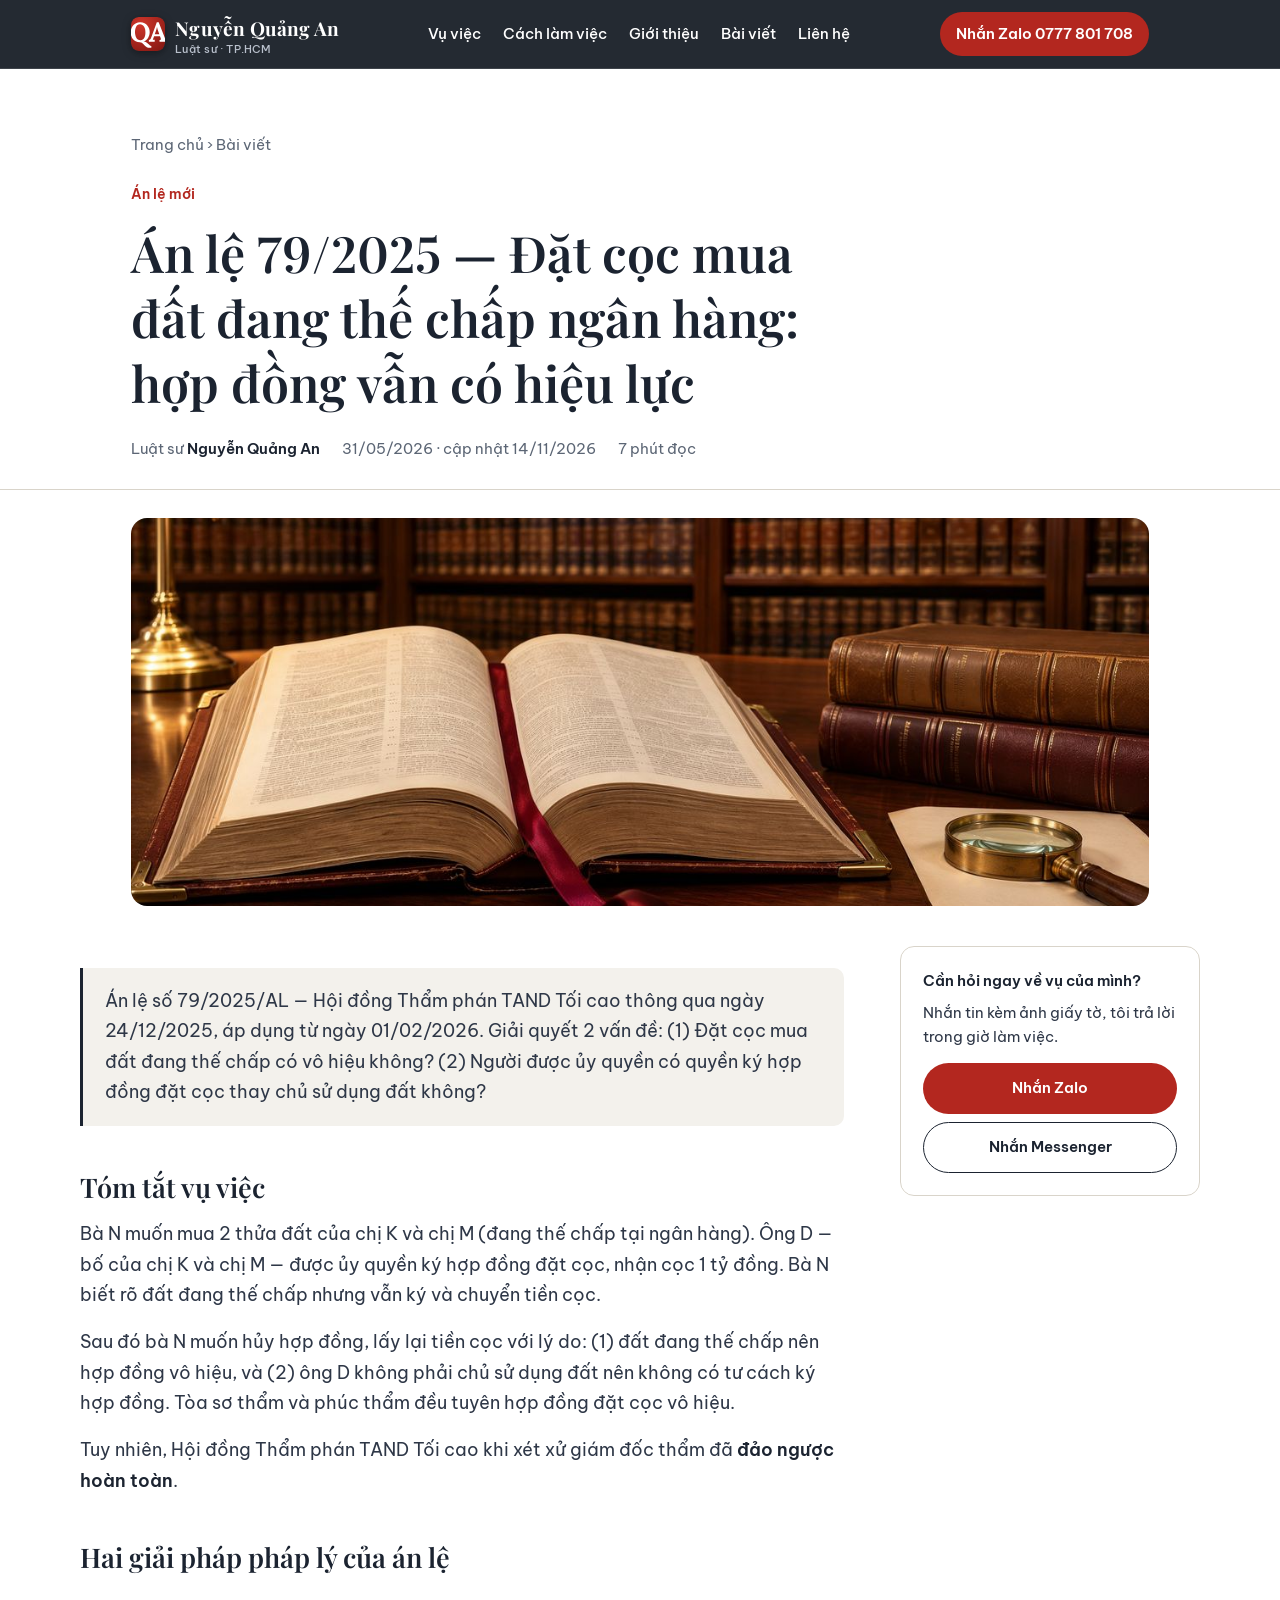
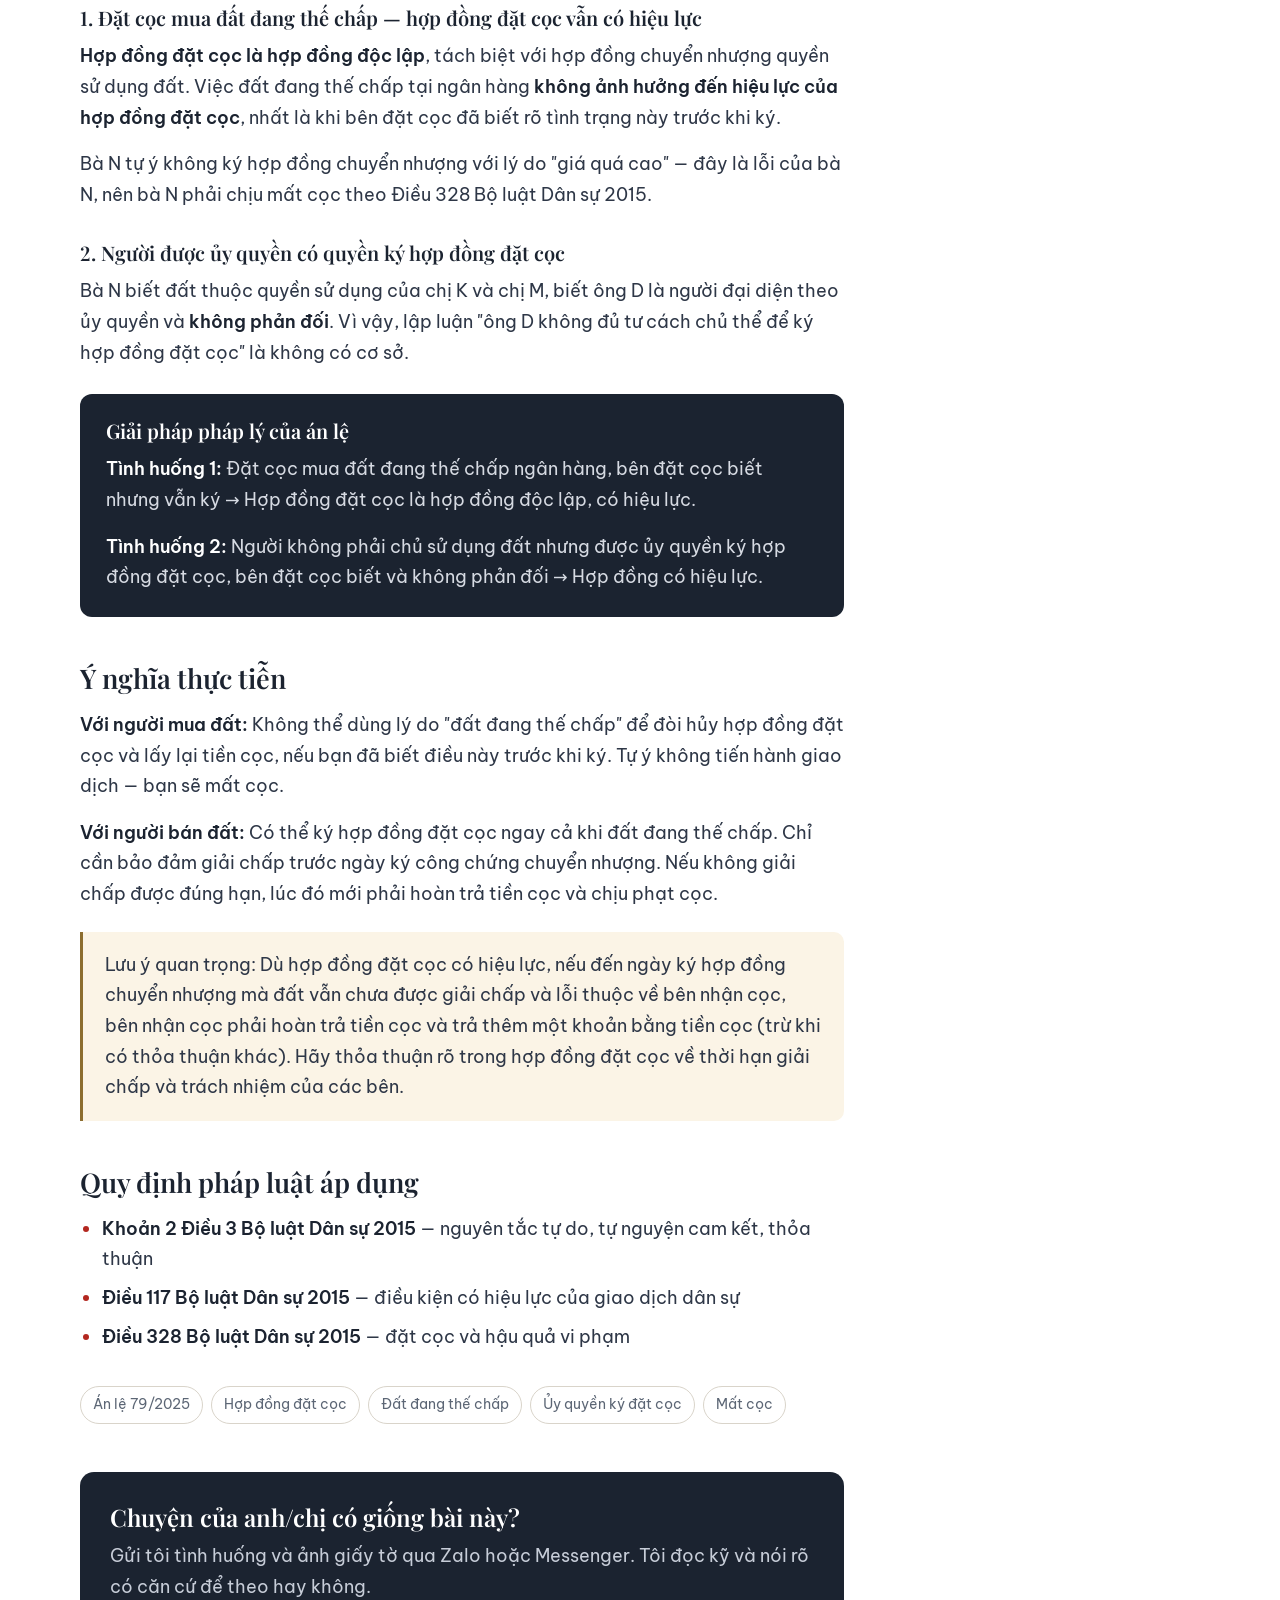
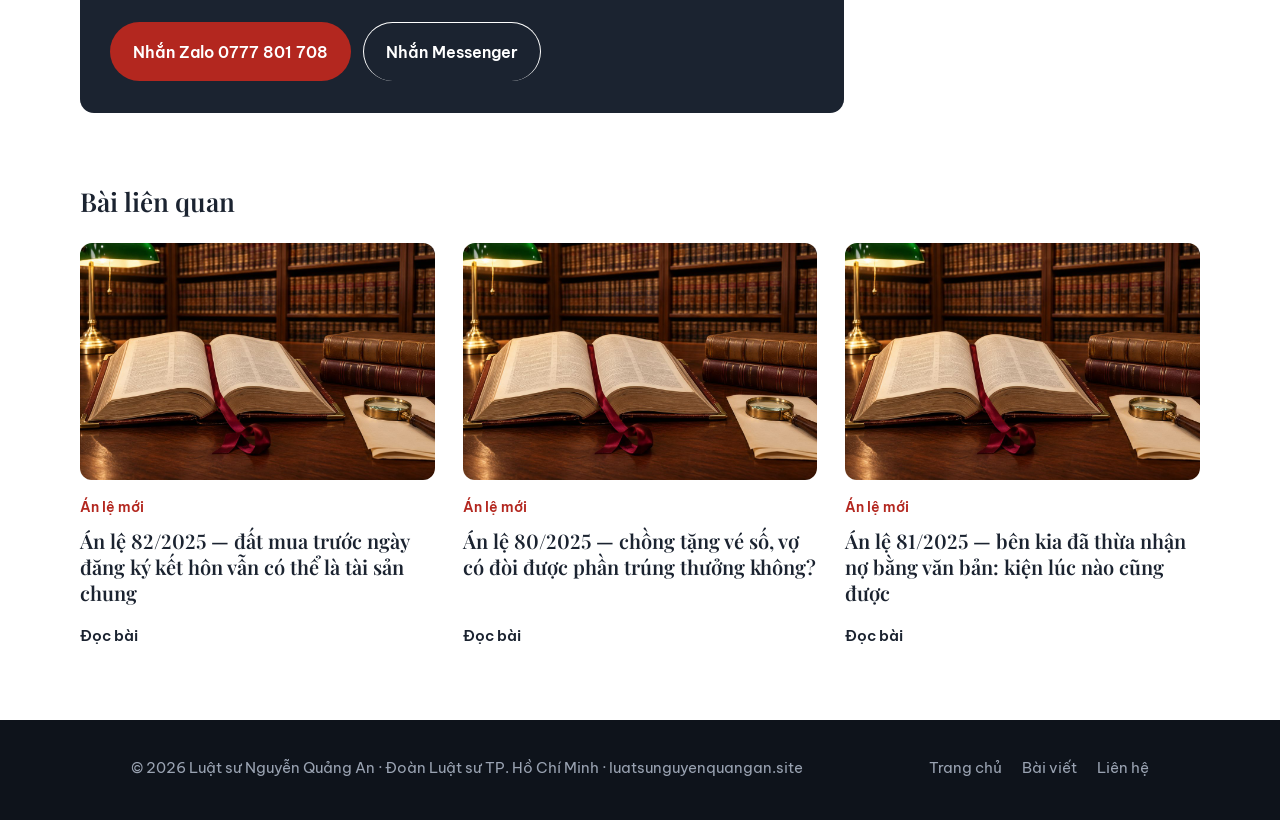
<file: an-le-79-hop-dong-dat-coc.html>
<!DOCTYPE html>
<html lang="vi">
<head>
<meta charset="UTF-8">
<meta name="viewport" content="width=device-width, initial-scale=1.0">
<title>Án lệ 79/2025 — Đặt cọc mua đất đang thế chấp ngân hàng: hợp đồng vẫn có hiệu lực – Luật sư Nguyễn Quảng An</title>
<link rel="icon" href="favicon.svg?v=2" type="image/svg+xml"><link rel="icon" href="favicon.ico?v=2" sizes="any"><link rel="apple-touch-icon" href="apple-touch-icon.png?v=2">
<meta name="description" content="Án lệ 79/2025/AL — Hợp đồng đặt cọc mua đất đang thế chấp ngân hàng vẫn có hiệu lực. Người được ủy quyền có quyền ký hợp đồng đặt cọc.">
<link rel="canonical" href="https://luatsunguyenquangan.site/an-le-79-hop-dong-dat-coc.html">
<link rel="preconnect" href="https://fonts.googleapis.com">
<link rel="preconnect" href="https://fonts.gstatic.com" crossorigin>
<link href="https://fonts.googleapis.com/css2?family=Playfair+Display:ital,wght@0,600;0,700;1,600&family=Be+Vietnam+Pro:wght@400;500;600&display=swap" rel="stylesheet">
<link rel="stylesheet" href="style.css?v=20261114f">
</head>
<body>
<header class="top dark" id="top">
  <div class="wrap">
    <a class="brand" href="index.html"><img class="mark" src="favicon.svg?v=2" alt="" width="34" height="34"><span>Nguyễn Quảng An<small>Luật sư · TP.HCM</small></span></a>
    <nav class="nav" aria-label="Chính">
      <a href="index.html#van-de">Vụ việc</a>
      <a href="index.html#cach-lam">Cách làm việc</a>
      <a href="index.html#gioi-thieu">Giới thiệu</a>
      <a href="blog.html">Bài viết</a>
      <a href="index.html#lien-he">Liên hệ</a>
    </nav>
    <a class="top-cta" href="https://zalo.me/0777801708" target="_blank" rel="noopener">Nhắn Zalo 0777 801 708</a>
    <button class="menu-btn" type="button" aria-expanded="false" aria-controls="top" onclick="var t=document.getElementById('top');var o=t.classList.toggle('open');this.setAttribute('aria-expanded',o)">Menu</button>
  </div>
</header>
<main>
<div class="art-head"><div class="wrap">
  <div class="crumb"><a href="index.html">Trang chủ</a> &rsaquo; <a href="blog.html">Bài viết</a></div>
  <span class="cat">Án lệ mới</span>
  <h1>Án lệ 79/2025 — Đặt cọc mua đất đang thế chấp ngân hàng: hợp đồng vẫn có hiệu lực</h1>
  
  <div class="meta"><span>Luật sư <b>Nguyễn Quảng An</b></span><span>31/05/2026 · cập nhật 14/11/2026</span><span>7 phút đọc</span></div>
</div></div>
<div class="wrap"><div class="art-cover"><img src="img/an-le.jpg" alt="" width="1200" height="800"></div></div>
<div class="wrap art">
  <article class="art-body">
<div class="highlight-box"><p>Án lệ số 79/2025/AL — Hội đồng Thẩm phán TAND Tối cao thông qua ngày 24/12/2025, áp dụng từ ngày 01/02/2026. Giải quyết 2 vấn đề: (1) Đặt cọc mua đất đang thế chấp có vô hiệu không? (2) Người được ủy quyền có quyền ký hợp đồng đặt cọc thay chủ sử dụng đất không?</p></div>
<h2>Tóm tắt vụ việc</h2>
<p>Bà N muốn mua 2 thửa đất của chị K và chị M (đang thế chấp tại ngân hàng). Ông D — bố của chị K và chị M — được ủy quyền ký hợp đồng đặt cọc, nhận cọc 1 tỷ đồng. Bà N biết rõ đất đang thế chấp nhưng vẫn ký và chuyển tiền cọc.</p>
<p>Sau đó bà N muốn hủy hợp đồng, lấy lại tiền cọc với lý do: (1) đất đang thế chấp nên hợp đồng vô hiệu, và (2) ông D không phải chủ sử dụng đất nên không có tư cách ký hợp đồng. Tòa sơ thẩm và phúc thẩm đều tuyên hợp đồng đặt cọc vô hiệu.</p>
<p>Tuy nhiên, Hội đồng Thẩm phán TAND Tối cao khi xét xử giám đốc thẩm đã <strong>đảo ngược hoàn toàn</strong>.</p>
<h2>Hai giải pháp pháp lý của án lệ</h2>
<h3>1. Đặt cọc mua đất đang thế chấp — hợp đồng đặt cọc vẫn có hiệu lực</h3>
<p><strong>Hợp đồng đặt cọc là hợp đồng độc lập</strong>, tách biệt với hợp đồng chuyển nhượng quyền sử dụng đất. Việc đất đang thế chấp tại ngân hàng <strong>không ảnh hưởng đến hiệu lực của hợp đồng đặt cọc</strong>, nhất là khi bên đặt cọc đã biết rõ tình trạng này trước khi ký.</p>
<p>Bà N tự ý không ký hợp đồng chuyển nhượng với lý do "giá quá cao" — đây là lỗi của bà N, nên bà N phải chịu mất cọc theo Điều 328 Bộ luật Dân sự 2015.</p>
<h3>2. Người được ủy quyền có quyền ký hợp đồng đặt cọc</h3>
<p>Bà N biết đất thuộc quyền sử dụng của chị K và chị M, biết ông D là người đại diện theo ủy quyền và <strong>không phản đối</strong>. Vì vậy, lập luận "ông D không đủ tư cách chủ thể để ký hợp đồng đặt cọc" là không có cơ sở.</p>
<div class="verdict-box">
<h3>Giải pháp pháp lý của án lệ</h3>
<p><strong>Tình huống 1:</strong> Đặt cọc mua đất đang thế chấp ngân hàng, bên đặt cọc biết nhưng vẫn ký → Hợp đồng đặt cọc là hợp đồng độc lập, có hiệu lực.</p>
<p><strong>Tình huống 2:</strong> Người không phải chủ sử dụng đất nhưng được ủy quyền ký hợp đồng đặt cọc, bên đặt cọc biết và không phản đối → Hợp đồng có hiệu lực.</p>
</div>
<h2>Ý nghĩa thực tiễn</h2>
<p><strong>Với người mua đất:</strong> Không thể dùng lý do "đất đang thế chấp" để đòi hủy hợp đồng đặt cọc và lấy lại tiền cọc, nếu bạn đã biết điều này trước khi ký. Tự ý không tiến hành giao dịch — bạn sẽ mất cọc.</p>
<p><strong>Với người bán đất:</strong> Có thể ký hợp đồng đặt cọc ngay cả khi đất đang thế chấp. Chỉ cần bảo đảm giải chấp trước ngày ký công chứng chuyển nhượng. Nếu không giải chấp được đúng hạn, lúc đó mới phải hoàn trả tiền cọc và chịu phạt cọc.</p>
<div class="gold-box"><p>Lưu ý quan trọng: Dù hợp đồng đặt cọc có hiệu lực, nếu đến ngày ký hợp đồng chuyển nhượng mà đất vẫn chưa được giải chấp và lỗi thuộc về bên nhận cọc, bên nhận cọc phải hoàn trả tiền cọc và trả thêm một khoản bằng tiền cọc (trừ khi có thỏa thuận khác). Hãy thỏa thuận rõ trong hợp đồng đặt cọc về thời hạn giải chấp và trách nhiệm của các bên.</p></div>
<h2>Quy định pháp luật áp dụng</h2>
<ul>
<li><strong>Khoản 2 Điều 3 Bộ luật Dân sự 2015</strong> — nguyên tắc tự do, tự nguyện cam kết, thỏa thuận</li>
<li><strong>Điều 117 Bộ luật Dân sự 2015</strong> — điều kiện có hiệu lực của giao dịch dân sự</li>
<li><strong>Điều 328 Bộ luật Dân sự 2015</strong> — đặt cọc và hậu quả vi phạm</li>
</ul>
<div class="tags-wrap">
<span class="tag">Án lệ 79/2025</span>
<span class="tag">Hợp đồng đặt cọc</span>
<span class="tag">Đất đang thế chấp</span>
<span class="tag">Ủy quyền ký đặt cọc</span>
<span class="tag">Mất cọc</span>
</div>
    <div class="art-cta">
      <h3>Chuyện của anh/chị có giống bài này?</h3>
      <p>Gửi tôi tình huống và ảnh giấy tờ qua Zalo hoặc Messenger. Tôi đọc kỹ và nói rõ có căn cứ để theo hay không.</p>
      <div class="cta-row">
        <a class="btn btn-seal" href="https://zalo.me/0777801708" target="_blank" rel="noopener">Nhắn Zalo 0777 801 708</a>
        <a class="btn btn-line" href="https://m.me/61588220735976" target="_blank" rel="noopener">Nhắn Messenger</a>
      </div>
    </div>
  </article>
  <aside class="art-aside">
    <div class="aside-card">
      <h4>Cần hỏi ngay về vụ của mình?</h4>
      <p>Nhắn tin kèm ảnh giấy tờ, tôi trả lời trong giờ làm việc.</p>
      <a class="btn btn-seal" href="https://zalo.me/0777801708" target="_blank" rel="noopener">Nhắn Zalo</a>
      <a class="btn btn-line" href="https://m.me/61588220735976" target="_blank" rel="noopener">Nhắn Messenger</a>
    </div>
    
  </aside>
</div>
<section class="art-more wrap" aria-labelledby="h-more">
  <h2 id="h-more">Bài liên quan</h2>
  <div class="posts">
    <article class="post"><a class="thumb" href="an-le-82-tai-san-chung-vo-chong.html" tabindex="-1" aria-hidden="true"><img src="img/an-le.jpg" alt="" loading="lazy" width="1200" height="800"></a><span class="cat">Án lệ mới</span><h3><a href="an-le-82-tai-san-chung-vo-chong.html">Án lệ 82/2025 — đất mua trước ngày đăng ký kết hôn vẫn có thể là tài sản chung</a></h3><a class="read" href="an-le-82-tai-san-chung-vo-chong.html">Đọc bài</a></article>
    <article class="post"><a class="thumb" href="an-le-80-tang-cho-ve-so.html" tabindex="-1" aria-hidden="true"><img src="img/an-le.jpg" alt="" loading="lazy" width="1200" height="800"></a><span class="cat">Án lệ mới</span><h3><a href="an-le-80-tang-cho-ve-so.html">Án lệ 80/2025 — chồng tặng vé số, vợ có đòi được phần trúng thưởng không?</a></h3><a class="read" href="an-le-80-tang-cho-ve-so.html">Đọc bài</a></article>
    <article class="post"><a class="thumb" href="an-le-81-doi-lai-tai-san-khong-thoi-hieu.html" tabindex="-1" aria-hidden="true"><img src="img/an-le.jpg" alt="" loading="lazy" width="1200" height="800"></a><span class="cat">Án lệ mới</span><h3><a href="an-le-81-doi-lai-tai-san-khong-thoi-hieu.html">Án lệ 81/2025 — bên kia đã thừa nhận nợ bằng văn bản: kiện lúc nào cũng được</a></h3><a class="read" href="an-le-81-doi-lai-tai-san-khong-thoi-hieu.html">Đọc bài</a></article>
  </div>
</section>
</main>
<footer class="foot dark">
  <div class="wrap">
    <div>© 2026 Luật sư Nguyễn Quảng An · Đoàn Luật sư TP. Hồ Chí Minh · luatsunguyenquangan.site</div>
    <nav aria-label="Chân trang"><a href="index.html">Trang chủ</a><a href="blog.html">Bài viết</a><a href="index.html#lien-he">Liên hệ</a></nav>
  </div>
</footer>
<div class="bar" aria-label="Liên hệ nhanh">
  <a class="btn btn-seal" href="https://zalo.me/0777801708" target="_blank" rel="noopener">Nhắn Zalo</a>
  <a class="btn btn-line" href="https://m.me/61588220735976" target="_blank" rel="noopener">Messenger</a>
</div>
</body>
</html>
</file>
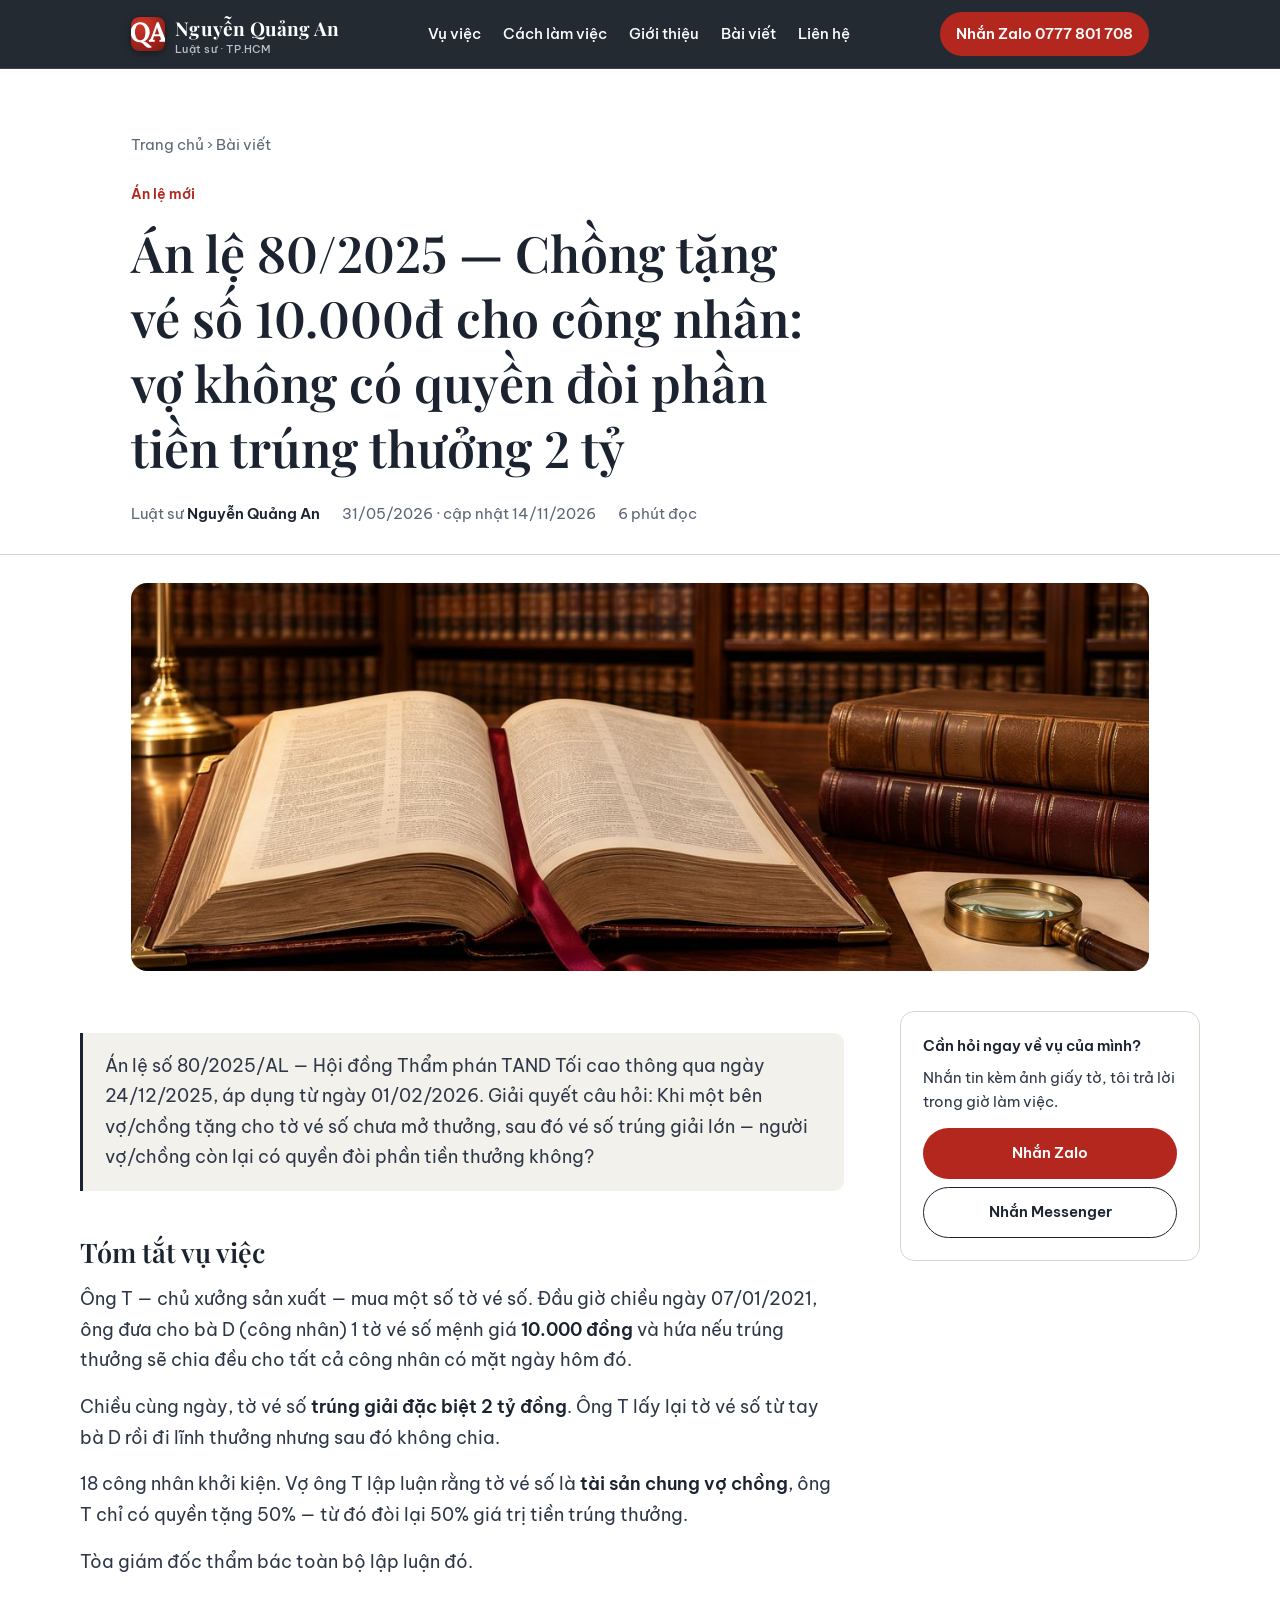
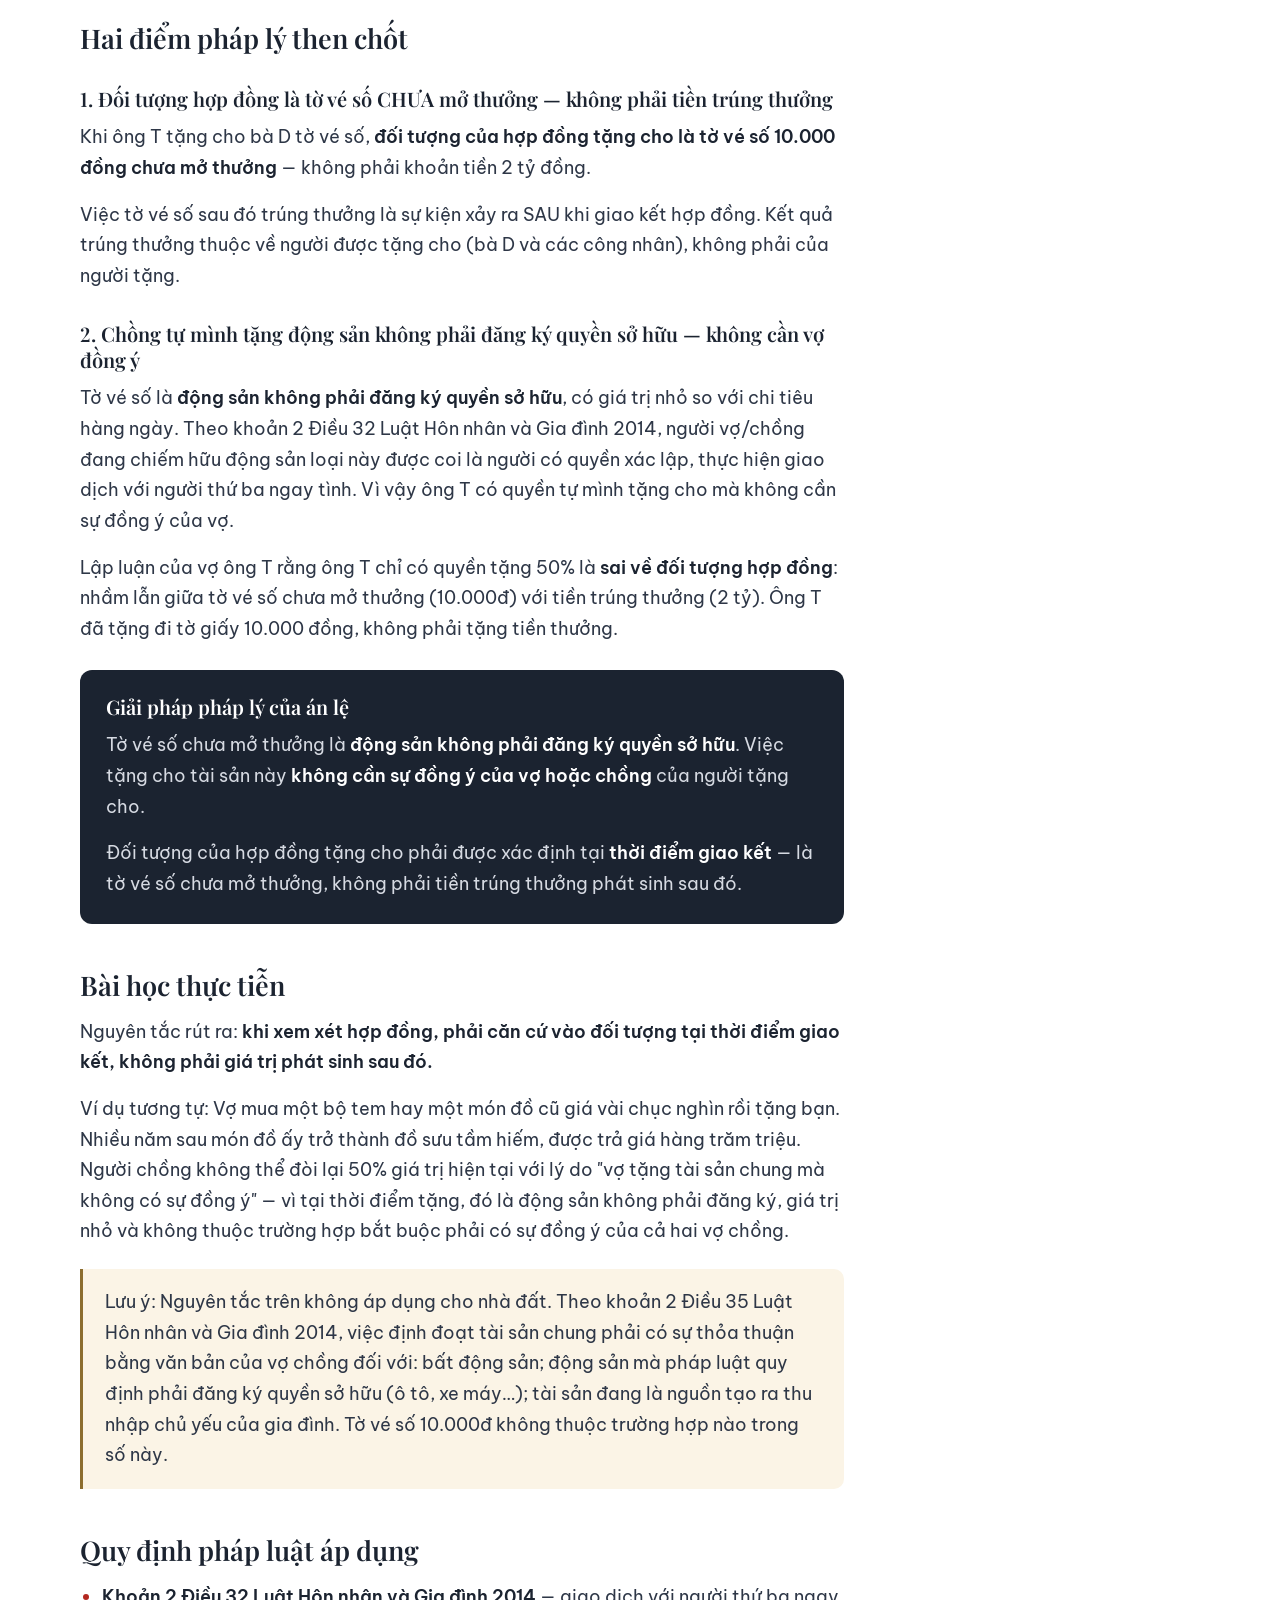
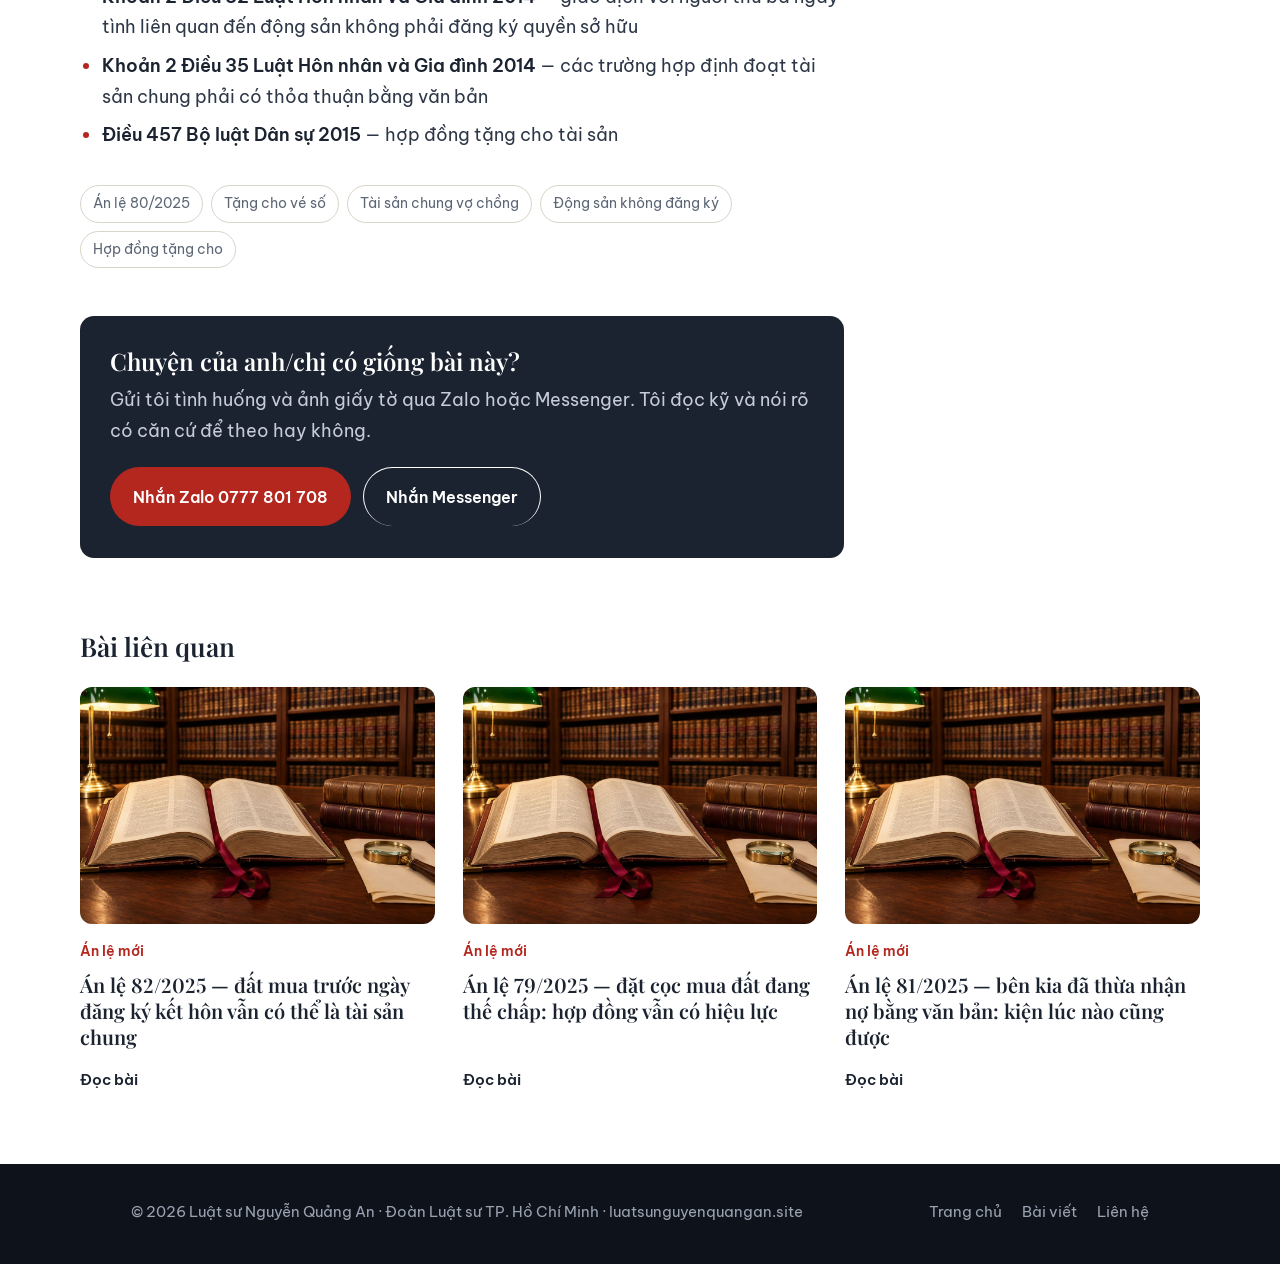
<file: an-le-80-tang-cho-ve-so.html>
<!DOCTYPE html>
<html lang="vi">
<head>
<meta charset="UTF-8">
<meta name="viewport" content="width=device-width, initial-scale=1.0">
<title>Án lệ 80/2025 — Chồng tặng vé số cho người khác: vợ có quyền đòi phần trúng thưởng không? – Luật sư Nguyễn Quảng An</title>
<link rel="icon" href="favicon.svg?v=2" type="image/svg+xml"><link rel="icon" href="favicon.ico?v=2" sizes="any"><link rel="apple-touch-icon" href="apple-touch-icon.png?v=2">
<meta name="description" content="Án lệ 80/2025/AL — Chồng tặng tờ vé số 10.000đ cho công nhân không cần vợ đồng ý. Khi vé số trúng 2 tỷ, vợ không có quyền đòi 50% tiền thưởng.">
<link rel="canonical" href="https://luatsunguyenquangan.site/an-le-80-tang-cho-ve-so.html">
<link rel="preconnect" href="https://fonts.googleapis.com">
<link rel="preconnect" href="https://fonts.gstatic.com" crossorigin>
<link href="https://fonts.googleapis.com/css2?family=Playfair+Display:ital,wght@0,600;0,700;1,600&family=Be+Vietnam+Pro:wght@400;500;600&display=swap" rel="stylesheet">
<link rel="stylesheet" href="style.css?v=20261114f">
</head>
<body>
<header class="top dark" id="top">
  <div class="wrap">
    <a class="brand" href="index.html"><img class="mark" src="favicon.svg?v=2" alt="" width="34" height="34"><span>Nguyễn Quảng An<small>Luật sư · TP.HCM</small></span></a>
    <nav class="nav" aria-label="Chính">
      <a href="index.html#van-de">Vụ việc</a>
      <a href="index.html#cach-lam">Cách làm việc</a>
      <a href="index.html#gioi-thieu">Giới thiệu</a>
      <a href="blog.html">Bài viết</a>
      <a href="index.html#lien-he">Liên hệ</a>
    </nav>
    <a class="top-cta" href="https://zalo.me/0777801708" target="_blank" rel="noopener">Nhắn Zalo 0777 801 708</a>
    <button class="menu-btn" type="button" aria-expanded="false" aria-controls="top" onclick="var t=document.getElementById('top');var o=t.classList.toggle('open');this.setAttribute('aria-expanded',o)">Menu</button>
  </div>
</header>
<main>
<div class="art-head"><div class="wrap">
  <div class="crumb"><a href="index.html">Trang chủ</a> &rsaquo; <a href="blog.html">Bài viết</a></div>
  <span class="cat">Án lệ mới</span>
  <h1>Án lệ 80/2025 — Chồng tặng vé số 10.000đ cho công nhân: vợ không có quyền đòi phần tiền trúng thưởng 2 tỷ</h1>
  
  <div class="meta"><span>Luật sư <b>Nguyễn Quảng An</b></span><span>31/05/2026 · cập nhật 14/11/2026</span><span>6 phút đọc</span></div>
</div></div>
<div class="wrap"><div class="art-cover"><img src="img/an-le.jpg" alt="" width="1200" height="800"></div></div>
<div class="wrap art">
  <article class="art-body">
<div class="highlight-box"><p>Án lệ số 80/2025/AL — Hội đồng Thẩm phán TAND Tối cao thông qua ngày 24/12/2025, áp dụng từ ngày 01/02/2026. Giải quyết câu hỏi: Khi một bên vợ/chồng tặng cho tờ vé số chưa mở thưởng, sau đó vé số trúng giải lớn — người vợ/chồng còn lại có quyền đòi phần tiền thưởng không?</p></div>
<h2>Tóm tắt vụ việc</h2>
<p>Ông T — chủ xưởng sản xuất — mua một số tờ vé số. Đầu giờ chiều ngày 07/01/2021, ông đưa cho bà D (công nhân) 1 tờ vé số mệnh giá <strong>10.000 đồng</strong> và hứa nếu trúng thưởng sẽ chia đều cho tất cả công nhân có mặt ngày hôm đó.</p>
<p>Chiều cùng ngày, tờ vé số <strong>trúng giải đặc biệt 2 tỷ đồng</strong>. Ông T lấy lại tờ vé số từ tay bà D rồi đi lĩnh thưởng nhưng sau đó không chia.</p>
<p>18 công nhân khởi kiện. Vợ ông T lập luận rằng tờ vé số là <strong>tài sản chung vợ chồng</strong>, ông T chỉ có quyền tặng 50% — từ đó đòi lại 50% giá trị tiền trúng thưởng.</p>
<p>Tòa giám đốc thẩm bác toàn bộ lập luận đó.</p>
<h2>Hai điểm pháp lý then chốt</h2>
<h3>1. Đối tượng hợp đồng là tờ vé số CHƯA mở thưởng — không phải tiền trúng thưởng</h3>
<p>Khi ông T tặng cho bà D tờ vé số, <strong>đối tượng của hợp đồng tặng cho là tờ vé số 10.000 đồng chưa mở thưởng</strong> — không phải khoản tiền 2 tỷ đồng.</p>
<p>Việc tờ vé số sau đó trúng thưởng là sự kiện xảy ra SAU khi giao kết hợp đồng. Kết quả trúng thưởng thuộc về người được tặng cho (bà D và các công nhân), không phải của người tặng.</p>
<h3>2. Chồng tự mình tặng động sản không phải đăng ký quyền sở hữu — không cần vợ đồng ý</h3>
<p>Tờ vé số là <strong>động sản không phải đăng ký quyền sở hữu</strong>, có giá trị nhỏ so với chi tiêu hàng ngày. Theo khoản 2 Điều 32 Luật Hôn nhân và Gia đình 2014, người vợ/chồng đang chiếm hữu động sản loại này được coi là người có quyền xác lập, thực hiện giao dịch với người thứ ba ngay tình. Vì vậy ông T có quyền tự mình tặng cho mà không cần sự đồng ý của vợ.</p>
<p>Lập luận của vợ ông T rằng ông T chỉ có quyền tặng 50% là <strong>sai về đối tượng hợp đồng</strong>: nhầm lẫn giữa tờ vé số chưa mở thưởng (10.000đ) với tiền trúng thưởng (2 tỷ). Ông T đã tặng đi tờ giấy 10.000 đồng, không phải tặng tiền thưởng.</p>
<div class="verdict-box">
<h3>Giải pháp pháp lý của án lệ</h3>
<p>Tờ vé số chưa mở thưởng là <strong>động sản không phải đăng ký quyền sở hữu</strong>. Việc tặng cho tài sản này <strong>không cần sự đồng ý của vợ hoặc chồng</strong> của người tặng cho.</p>
<p>Đối tượng của hợp đồng tặng cho phải được xác định tại <strong>thời điểm giao kết</strong> — là tờ vé số chưa mở thưởng, không phải tiền trúng thưởng phát sinh sau đó.</p>
</div>
<h2>Bài học thực tiễn</h2>
<p>Nguyên tắc rút ra: <strong>khi xem xét hợp đồng, phải căn cứ vào đối tượng tại thời điểm giao kết, không phải giá trị phát sinh sau đó.</strong></p>
<p>Ví dụ tương tự: Vợ mua một bộ tem hay một món đồ cũ giá vài chục nghìn rồi tặng bạn. Nhiều năm sau món đồ ấy trở thành đồ sưu tầm hiếm, được trả giá hàng trăm triệu. Người chồng không thể đòi lại 50% giá trị hiện tại với lý do "vợ tặng tài sản chung mà không có sự đồng ý" — vì tại thời điểm tặng, đó là động sản không phải đăng ký, giá trị nhỏ và không thuộc trường hợp bắt buộc phải có sự đồng ý của cả hai vợ chồng.</p>
<div class="gold-box"><p>Lưu ý: Nguyên tắc trên không áp dụng cho nhà đất. Theo khoản 2 Điều 35 Luật Hôn nhân và Gia đình 2014, việc định đoạt tài sản chung phải có sự thỏa thuận bằng văn bản của vợ chồng đối với: bất động sản; động sản mà pháp luật quy định phải đăng ký quyền sở hữu (ô tô, xe máy…); tài sản đang là nguồn tạo ra thu nhập chủ yếu của gia đình. Tờ vé số 10.000đ không thuộc trường hợp nào trong số này.</p></div>
<h2>Quy định pháp luật áp dụng</h2>
<ul>
<li><strong>Khoản 2 Điều 32 Luật Hôn nhân và Gia đình 2014</strong> — giao dịch với người thứ ba ngay tình liên quan đến động sản không phải đăng ký quyền sở hữu</li>
<li><strong>Khoản 2 Điều 35 Luật Hôn nhân và Gia đình 2014</strong> — các trường hợp định đoạt tài sản chung phải có thỏa thuận bằng văn bản</li>
<li><strong>Điều 457 Bộ luật Dân sự 2015</strong> — hợp đồng tặng cho tài sản</li>
</ul>
<div class="tags-wrap">
<span class="tag">Án lệ 80/2025</span>
<span class="tag">Tặng cho vé số</span>
<span class="tag">Tài sản chung vợ chồng</span>
<span class="tag">Động sản không đăng ký</span>
<span class="tag">Hợp đồng tặng cho</span>
</div>
    <div class="art-cta">
      <h3>Chuyện của anh/chị có giống bài này?</h3>
      <p>Gửi tôi tình huống và ảnh giấy tờ qua Zalo hoặc Messenger. Tôi đọc kỹ và nói rõ có căn cứ để theo hay không.</p>
      <div class="cta-row">
        <a class="btn btn-seal" href="https://zalo.me/0777801708" target="_blank" rel="noopener">Nhắn Zalo 0777 801 708</a>
        <a class="btn btn-line" href="https://m.me/61588220735976" target="_blank" rel="noopener">Nhắn Messenger</a>
      </div>
    </div>
  </article>
  <aside class="art-aside">
    <div class="aside-card">
      <h4>Cần hỏi ngay về vụ của mình?</h4>
      <p>Nhắn tin kèm ảnh giấy tờ, tôi trả lời trong giờ làm việc.</p>
      <a class="btn btn-seal" href="https://zalo.me/0777801708" target="_blank" rel="noopener">Nhắn Zalo</a>
      <a class="btn btn-line" href="https://m.me/61588220735976" target="_blank" rel="noopener">Nhắn Messenger</a>
    </div>
    
  </aside>
</div>
<section class="art-more wrap" aria-labelledby="h-more">
  <h2 id="h-more">Bài liên quan</h2>
  <div class="posts">
    <article class="post"><a class="thumb" href="an-le-82-tai-san-chung-vo-chong.html" tabindex="-1" aria-hidden="true"><img src="img/an-le.jpg" alt="" loading="lazy" width="1200" height="800"></a><span class="cat">Án lệ mới</span><h3><a href="an-le-82-tai-san-chung-vo-chong.html">Án lệ 82/2025 — đất mua trước ngày đăng ký kết hôn vẫn có thể là tài sản chung</a></h3><a class="read" href="an-le-82-tai-san-chung-vo-chong.html">Đọc bài</a></article>
    <article class="post"><a class="thumb" href="an-le-79-hop-dong-dat-coc.html" tabindex="-1" aria-hidden="true"><img src="img/an-le.jpg" alt="" loading="lazy" width="1200" height="800"></a><span class="cat">Án lệ mới</span><h3><a href="an-le-79-hop-dong-dat-coc.html">Án lệ 79/2025 — đặt cọc mua đất đang thế chấp: hợp đồng vẫn có hiệu lực</a></h3><a class="read" href="an-le-79-hop-dong-dat-coc.html">Đọc bài</a></article>
    <article class="post"><a class="thumb" href="an-le-81-doi-lai-tai-san-khong-thoi-hieu.html" tabindex="-1" aria-hidden="true"><img src="img/an-le.jpg" alt="" loading="lazy" width="1200" height="800"></a><span class="cat">Án lệ mới</span><h3><a href="an-le-81-doi-lai-tai-san-khong-thoi-hieu.html">Án lệ 81/2025 — bên kia đã thừa nhận nợ bằng văn bản: kiện lúc nào cũng được</a></h3><a class="read" href="an-le-81-doi-lai-tai-san-khong-thoi-hieu.html">Đọc bài</a></article>
  </div>
</section>
</main>
<footer class="foot dark">
  <div class="wrap">
    <div>© 2026 Luật sư Nguyễn Quảng An · Đoàn Luật sư TP. Hồ Chí Minh · luatsunguyenquangan.site</div>
    <nav aria-label="Chân trang"><a href="index.html">Trang chủ</a><a href="blog.html">Bài viết</a><a href="index.html#lien-he">Liên hệ</a></nav>
  </div>
</footer>
<div class="bar" aria-label="Liên hệ nhanh">
  <a class="btn btn-seal" href="https://zalo.me/0777801708" target="_blank" rel="noopener">Nhắn Zalo</a>
  <a class="btn btn-line" href="https://m.me/61588220735976" target="_blank" rel="noopener">Messenger</a>
</div>
</body>
</html>
</file>
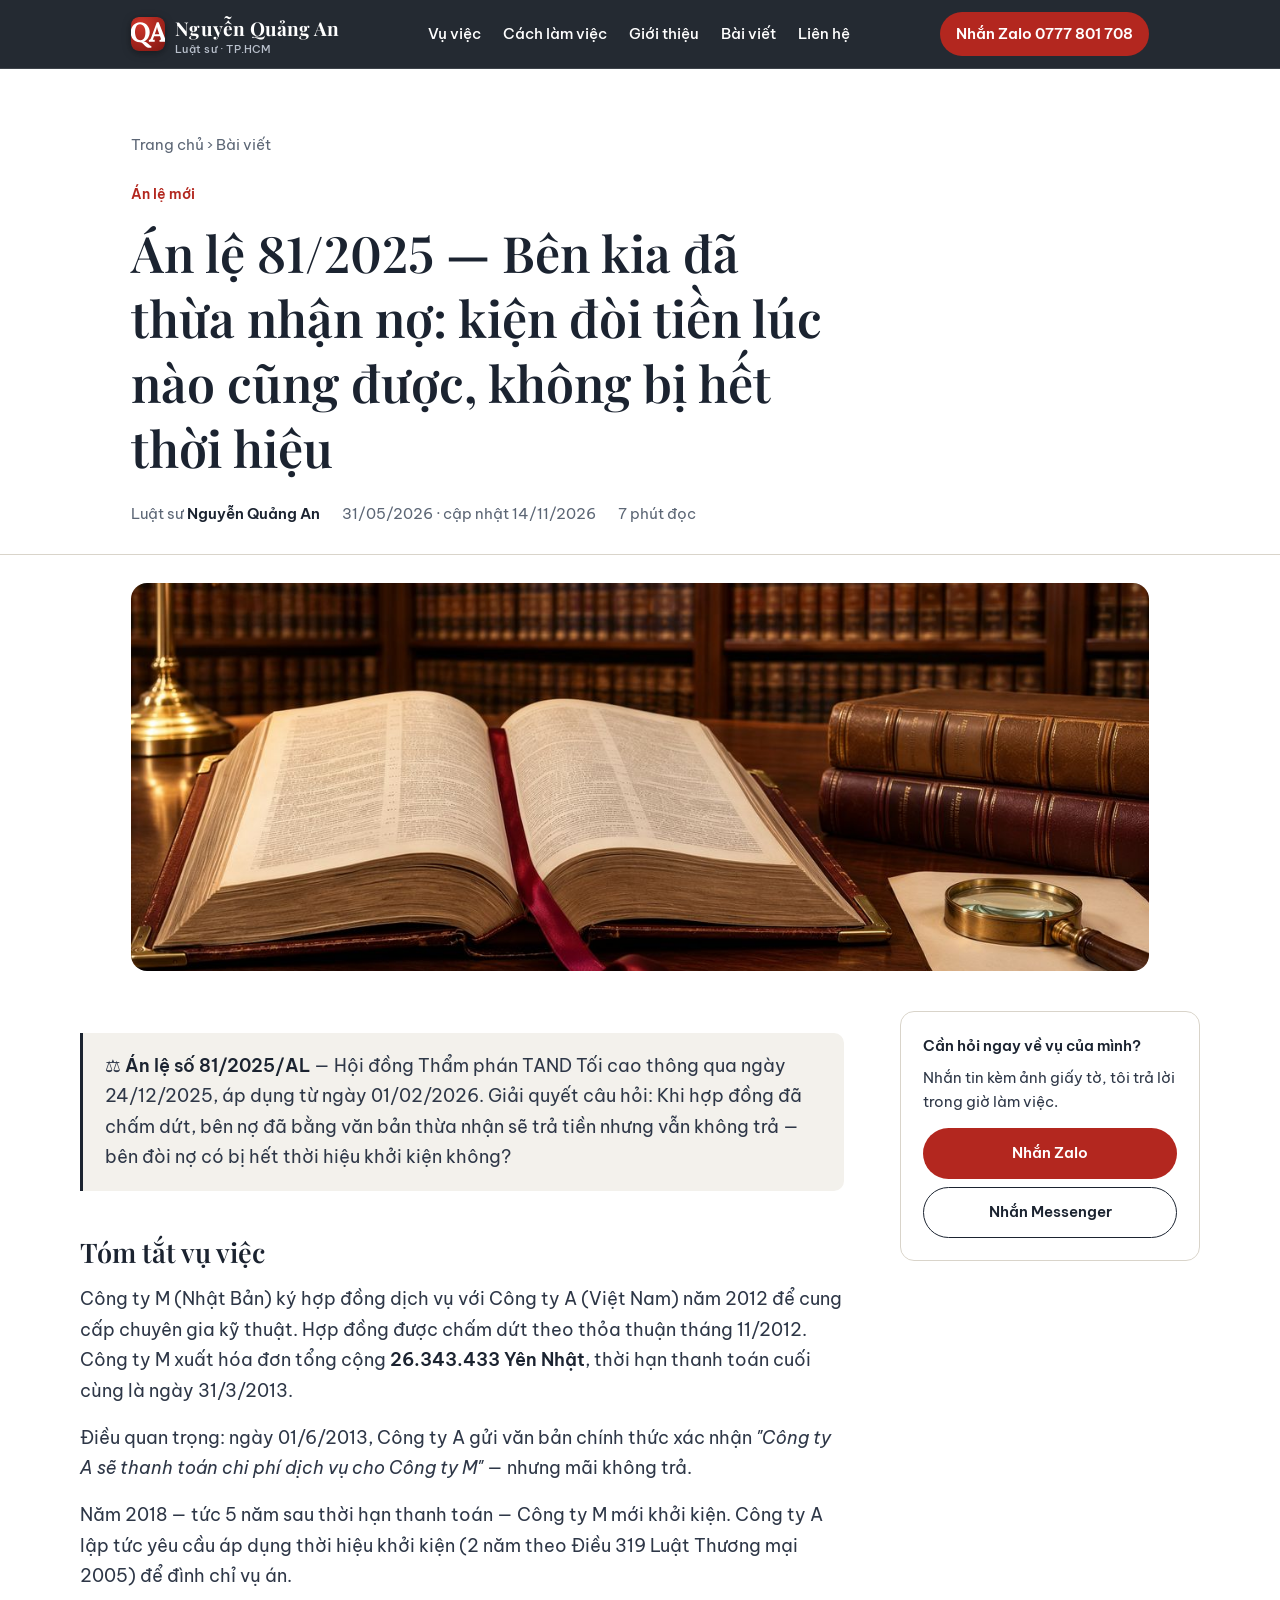
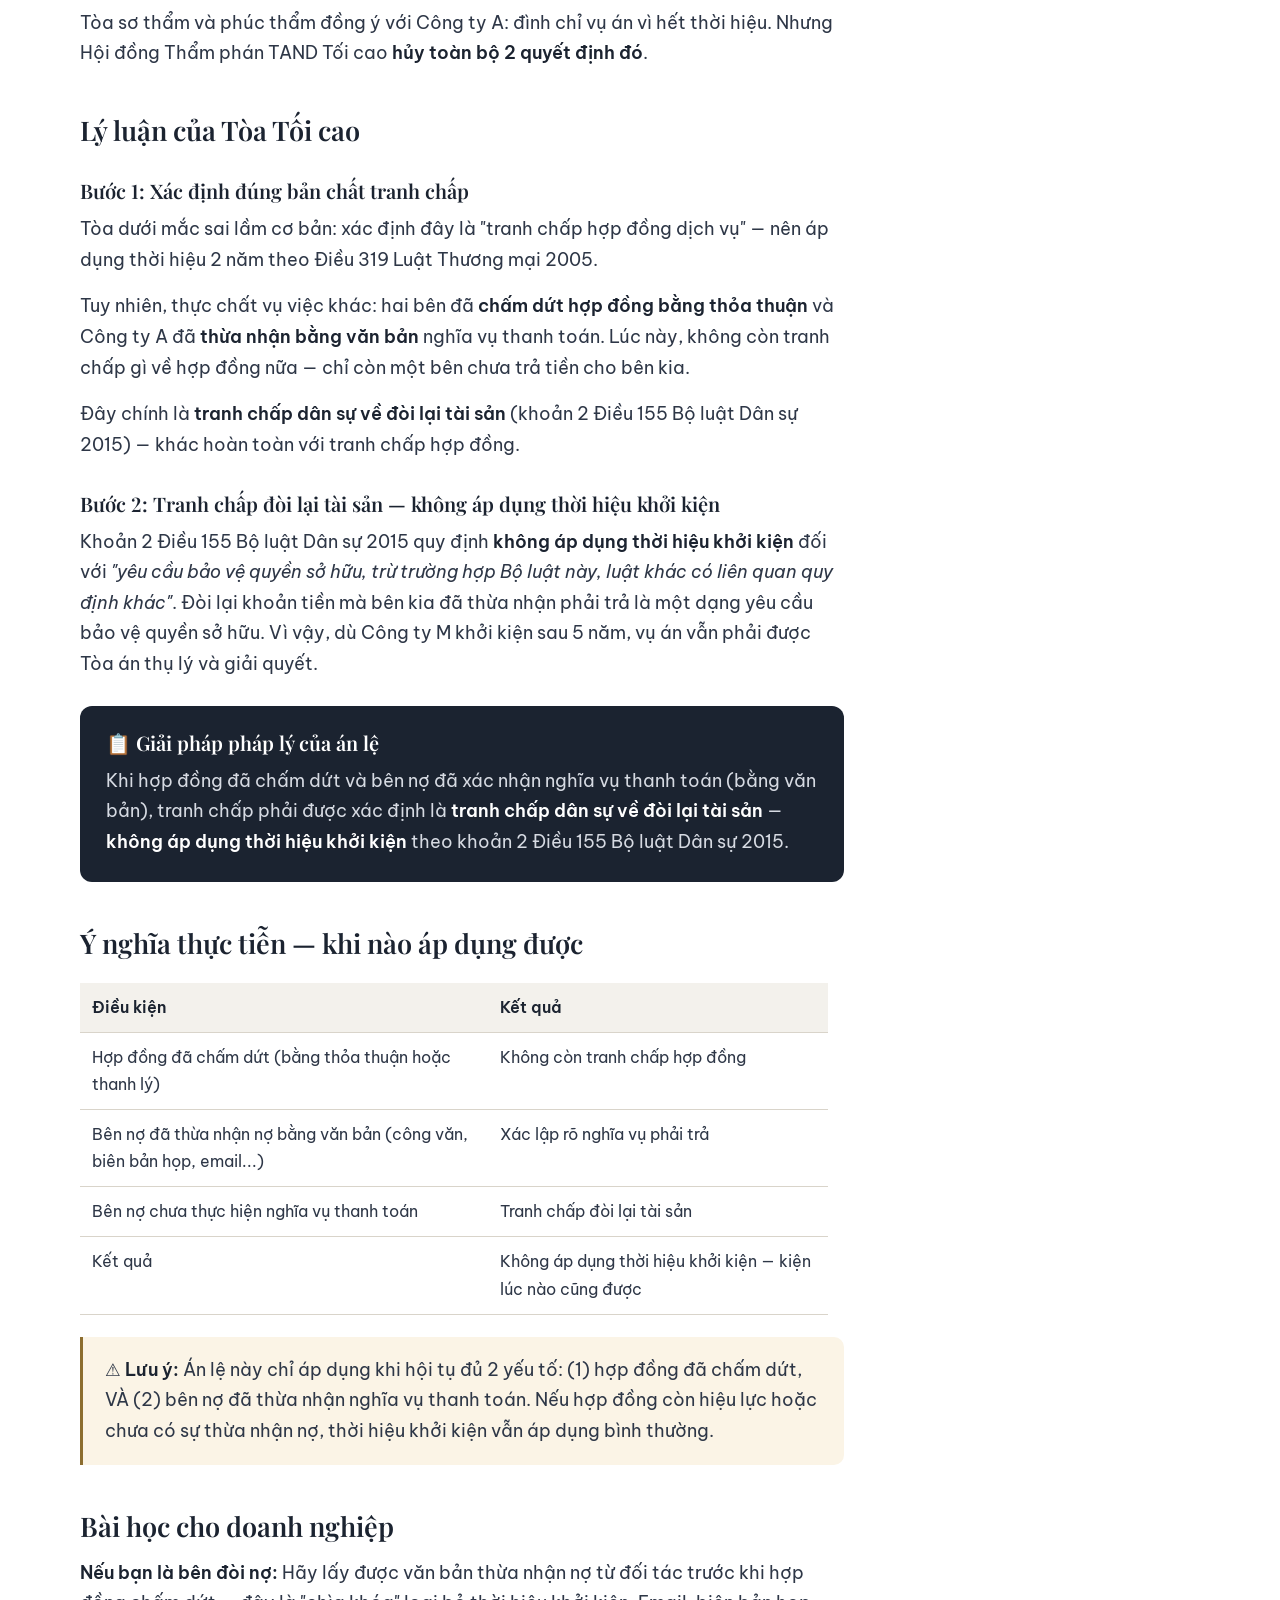
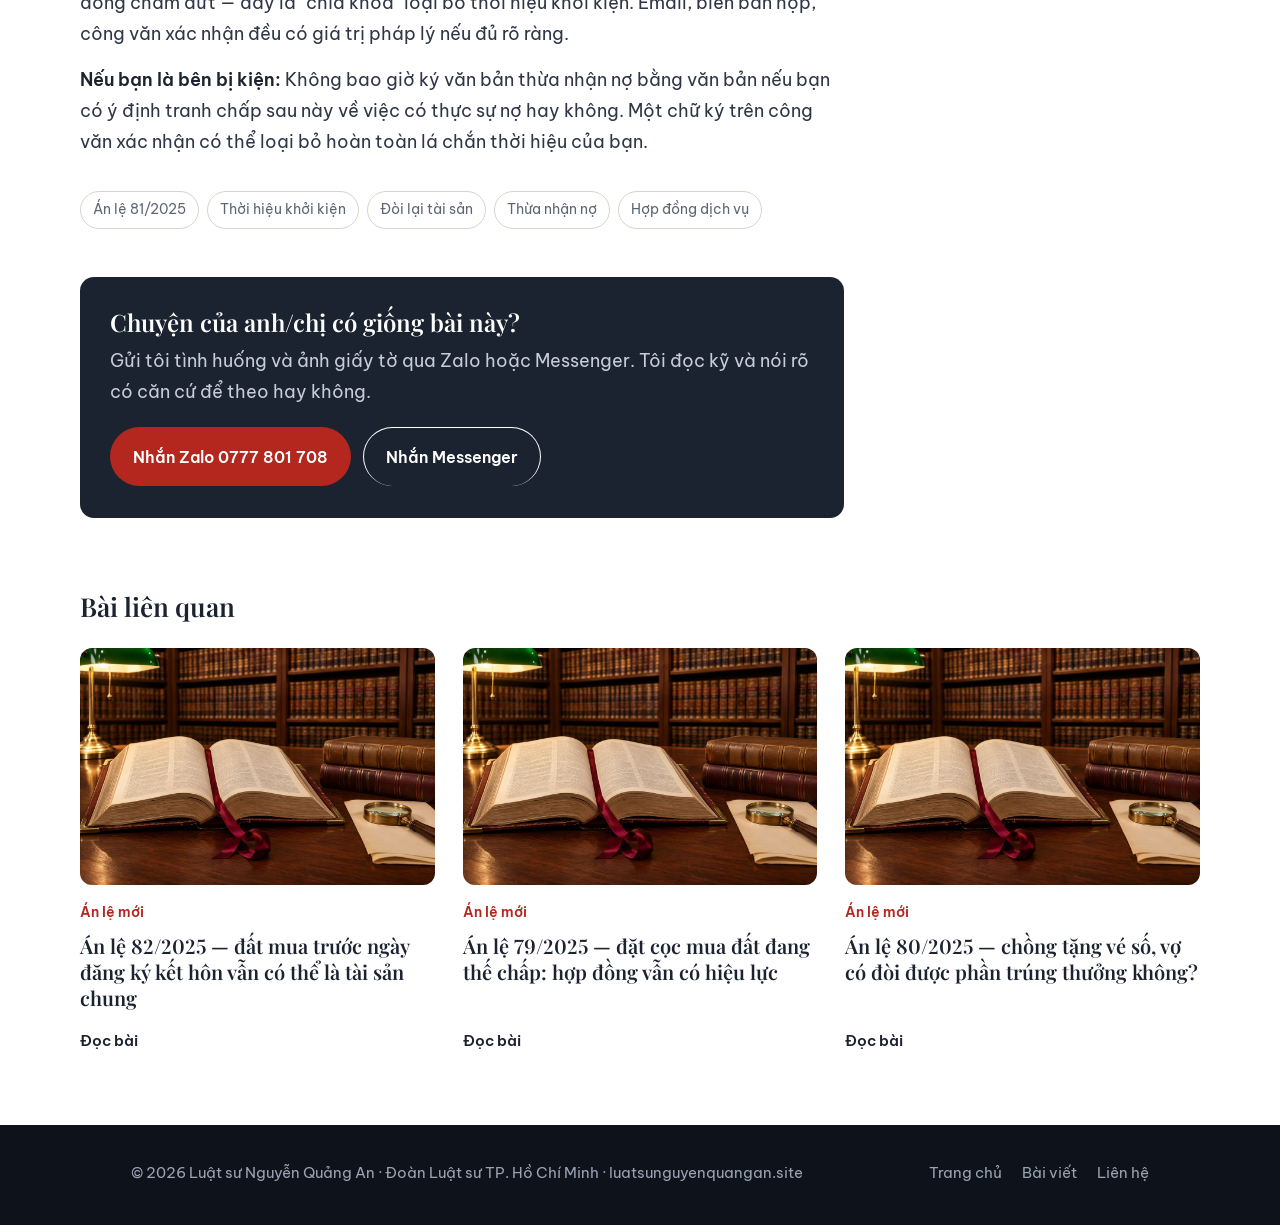
<file: an-le-81-doi-lai-tai-san-khong-thoi-hieu.html>
<!DOCTYPE html>
<html lang="vi">
<head>
<meta charset="UTF-8">
<meta name="viewport" content="width=device-width, initial-scale=1.0">
<title>Án lệ 81/2025 — Nợ tiền dịch vụ đã thừa nhận: kiện lúc nào cũng được, không bị hết thời hiệu – Luật sư Nguyễn Quảng An</title>
<link rel="icon" href="favicon.svg?v=2" type="image/svg+xml"><link rel="icon" href="favicon.ico?v=2" sizes="any"><link rel="apple-touch-icon" href="apple-touch-icon.png?v=2">
<meta name="description" content="Án lệ 81/2025/AL — Khi hợp đồng đã chấm dứt và bên nợ đã thừa nhận nợ, tranh chấp được xác định là đòi lại tài sản — không áp dụng thời hiệu khởi kiện.">
<link rel="canonical" href="https://luatsunguyenquangan.site/an-le-81-doi-lai-tai-san-khong-thoi-hieu.html">
<link rel="preconnect" href="https://fonts.googleapis.com">
<link rel="preconnect" href="https://fonts.gstatic.com" crossorigin>
<link href="https://fonts.googleapis.com/css2?family=Playfair+Display:ital,wght@0,600;0,700;1,600&family=Be+Vietnam+Pro:wght@400;500;600&display=swap" rel="stylesheet">
<link rel="stylesheet" href="style.css?v=20261114f">
</head>
<body>
<header class="top dark" id="top">
  <div class="wrap">
    <a class="brand" href="index.html"><img class="mark" src="favicon.svg?v=2" alt="" width="34" height="34"><span>Nguyễn Quảng An<small>Luật sư · TP.HCM</small></span></a>
    <nav class="nav" aria-label="Chính">
      <a href="index.html#van-de">Vụ việc</a>
      <a href="index.html#cach-lam">Cách làm việc</a>
      <a href="index.html#gioi-thieu">Giới thiệu</a>
      <a href="blog.html">Bài viết</a>
      <a href="index.html#lien-he">Liên hệ</a>
    </nav>
    <a class="top-cta" href="https://zalo.me/0777801708" target="_blank" rel="noopener">Nhắn Zalo 0777 801 708</a>
    <button class="menu-btn" type="button" aria-expanded="false" aria-controls="top" onclick="var t=document.getElementById('top');var o=t.classList.toggle('open');this.setAttribute('aria-expanded',o)">Menu</button>
  </div>
</header>
<main>
<div class="art-head"><div class="wrap">
  <div class="crumb"><a href="index.html">Trang chủ</a> &rsaquo; <a href="blog.html">Bài viết</a></div>
  <span class="cat">Án lệ mới</span>
  <h1>Án lệ 81/2025 — Bên kia đã thừa nhận nợ: kiện đòi tiền lúc nào cũng được, không bị hết thời hiệu</h1>
  
  <div class="meta"><span>Luật sư <b>Nguyễn Quảng An</b></span><span>31/05/2026 · cập nhật 14/11/2026</span><span>7 phút đọc</span></div>
</div></div>
<div class="wrap"><div class="art-cover"><img src="img/an-le.jpg" alt="" width="1200" height="800"></div></div>
<div class="wrap art">
  <article class="art-body">
<div class="highlight-box">
      <p>⚖️ <strong>Án lệ số 81/2025/AL</strong> — Hội đồng Thẩm phán TAND Tối cao thông qua ngày 24/12/2025, áp dụng từ ngày 01/02/2026. Giải quyết câu hỏi: Khi hợp đồng đã chấm dứt, bên nợ đã bằng văn bản thừa nhận sẽ trả tiền nhưng vẫn không trả — bên đòi nợ có bị hết thời hiệu khởi kiện không?</p>
    </div>

    <h2>Tóm tắt vụ việc</h2>
    <p>Công ty M (Nhật Bản) ký hợp đồng dịch vụ với Công ty A (Việt Nam) năm 2012 để cung cấp chuyên gia kỹ thuật. Hợp đồng được chấm dứt theo thỏa thuận tháng 11/2012. Công ty M xuất hóa đơn tổng cộng <strong>26.343.433 Yên Nhật</strong>, thời hạn thanh toán cuối cùng là ngày 31/3/2013.</p>
    <p>Điều quan trọng: ngày 01/6/2013, Công ty A gửi văn bản chính thức xác nhận <em>"Công ty A sẽ thanh toán chi phí dịch vụ cho Công ty M"</em> — nhưng mãi không trả.</p>
    <p>Năm 2018 — tức 5 năm sau thời hạn thanh toán — Công ty M mới khởi kiện. Công ty A lập tức yêu cầu áp dụng thời hiệu khởi kiện (2 năm theo Điều 319 Luật Thương mại 2005) để đình chỉ vụ án.</p>
    <p>Tòa sơ thẩm và phúc thẩm đồng ý với Công ty A: đình chỉ vụ án vì hết thời hiệu. Nhưng Hội đồng Thẩm phán TAND Tối cao <strong>hủy toàn bộ 2 quyết định đó</strong>.</p>

    <h2>Lý luận của Tòa Tối cao</h2>

    <h3>Bước 1: Xác định đúng bản chất tranh chấp</h3>
    <p>Tòa dưới mắc sai lầm cơ bản: xác định đây là "tranh chấp hợp đồng dịch vụ" — nên áp dụng thời hiệu 2 năm theo Điều 319 Luật Thương mại 2005.</p>
    <p>Tuy nhiên, thực chất vụ việc khác: hai bên đã <strong>chấm dứt hợp đồng bằng thỏa thuận</strong> và Công ty A đã <strong>thừa nhận bằng văn bản</strong> nghĩa vụ thanh toán. Lúc này, không còn tranh chấp gì về hợp đồng nữa — chỉ còn một bên chưa trả tiền cho bên kia.</p>
    <p>Đây chính là <strong>tranh chấp dân sự về đòi lại tài sản</strong> (khoản 2 Điều 155 Bộ luật Dân sự 2015) — khác hoàn toàn với tranh chấp hợp đồng.</p>

    <h3>Bước 2: Tranh chấp đòi lại tài sản — không áp dụng thời hiệu khởi kiện</h3>
    <p>Khoản 2 Điều 155 Bộ luật Dân sự 2015 quy định <strong>không áp dụng thời hiệu khởi kiện</strong> đối với <em>"yêu cầu bảo vệ quyền sở hữu, trừ trường hợp Bộ luật này, luật khác có liên quan quy định khác"</em>. Đòi lại khoản tiền mà bên kia đã thừa nhận phải trả là một dạng yêu cầu bảo vệ quyền sở hữu. Vì vậy, dù Công ty M khởi kiện sau 5 năm, vụ án vẫn phải được Tòa án thụ lý và giải quyết.</p>

    <div class="verdict-box">
      <h3>📋 Giải pháp pháp lý của án lệ</h3>
      <p>Khi hợp đồng đã chấm dứt và bên nợ đã xác nhận nghĩa vụ thanh toán (bằng văn bản), tranh chấp phải được xác định là <strong>tranh chấp dân sự về đòi lại tài sản</strong> — <strong>không áp dụng thời hiệu khởi kiện</strong> theo khoản 2 Điều 155 Bộ luật Dân sự 2015.</p>
    </div>

    <h2>Ý nghĩa thực tiễn — khi nào áp dụng được</h2>

    <table class="info-table">
      <tr><th>Điều kiện</th><th>Kết quả</th></tr>
      <tr><td>Hợp đồng đã chấm dứt (bằng thỏa thuận hoặc thanh lý)</td><td>Không còn tranh chấp hợp đồng</td></tr>
      <tr><td>Bên nợ đã thừa nhận nợ bằng văn bản (công văn, biên bản họp, email...)</td><td>Xác lập rõ nghĩa vụ phải trả</td></tr>
      <tr><td>Bên nợ chưa thực hiện nghĩa vụ thanh toán</td><td>Tranh chấp đòi lại tài sản</td></tr>
      <tr><td>Kết quả</td><td>Không áp dụng thời hiệu khởi kiện — kiện lúc nào cũng được</td></tr>
    </table>

    <div class="gold-box">
      <p>⚠️ <strong>Lưu ý:</strong> Án lệ này chỉ áp dụng khi hội tụ đủ 2 yếu tố: (1) hợp đồng đã chấm dứt, VÀ (2) bên nợ đã thừa nhận nghĩa vụ thanh toán. Nếu hợp đồng còn hiệu lực hoặc chưa có sự thừa nhận nợ, thời hiệu khởi kiện vẫn áp dụng bình thường.</p>
    </div>

    <h2>Bài học cho doanh nghiệp</h2>
    <p><strong>Nếu bạn là bên đòi nợ:</strong> Hãy lấy được văn bản thừa nhận nợ từ đối tác trước khi hợp đồng chấm dứt — đây là "chìa khóa" loại bỏ thời hiệu khởi kiện. Email, biên bản họp, công văn xác nhận đều có giá trị pháp lý nếu đủ rõ ràng.</p>
    <p><strong>Nếu bạn là bên bị kiện:</strong> Không bao giờ ký văn bản thừa nhận nợ bằng văn bản nếu bạn có ý định tranh chấp sau này về việc có thực sự nợ hay không. Một chữ ký trên công văn xác nhận có thể loại bỏ hoàn toàn lá chắn thời hiệu của bạn.</p>

    <div class="tags-wrap">
      <span class="tag">Án lệ 81/2025</span>
      <span class="tag">Thời hiệu khởi kiện</span>
      <span class="tag">Đòi lại tài sản</span>
      <span class="tag">Thừa nhận nợ</span>
      <span class="tag">Hợp đồng dịch vụ</span>
    </div>
    <div class="art-cta">
      <h3>Chuyện của anh/chị có giống bài này?</h3>
      <p>Gửi tôi tình huống và ảnh giấy tờ qua Zalo hoặc Messenger. Tôi đọc kỹ và nói rõ có căn cứ để theo hay không.</p>
      <div class="cta-row">
        <a class="btn btn-seal" href="https://zalo.me/0777801708" target="_blank" rel="noopener">Nhắn Zalo 0777 801 708</a>
        <a class="btn btn-line" href="https://m.me/61588220735976" target="_blank" rel="noopener">Nhắn Messenger</a>
      </div>
    </div>
  </article>
  <aside class="art-aside">
    <div class="aside-card">
      <h4>Cần hỏi ngay về vụ của mình?</h4>
      <p>Nhắn tin kèm ảnh giấy tờ, tôi trả lời trong giờ làm việc.</p>
      <a class="btn btn-seal" href="https://zalo.me/0777801708" target="_blank" rel="noopener">Nhắn Zalo</a>
      <a class="btn btn-line" href="https://m.me/61588220735976" target="_blank" rel="noopener">Nhắn Messenger</a>
    </div>
    
  </aside>
</div>
<section class="art-more wrap" aria-labelledby="h-more">
  <h2 id="h-more">Bài liên quan</h2>
  <div class="posts">
    <article class="post"><a class="thumb" href="an-le-82-tai-san-chung-vo-chong.html" tabindex="-1" aria-hidden="true"><img src="img/an-le.jpg" alt="" loading="lazy" width="1200" height="800"></a><span class="cat">Án lệ mới</span><h3><a href="an-le-82-tai-san-chung-vo-chong.html">Án lệ 82/2025 — đất mua trước ngày đăng ký kết hôn vẫn có thể là tài sản chung</a></h3><a class="read" href="an-le-82-tai-san-chung-vo-chong.html">Đọc bài</a></article>
    <article class="post"><a class="thumb" href="an-le-79-hop-dong-dat-coc.html" tabindex="-1" aria-hidden="true"><img src="img/an-le.jpg" alt="" loading="lazy" width="1200" height="800"></a><span class="cat">Án lệ mới</span><h3><a href="an-le-79-hop-dong-dat-coc.html">Án lệ 79/2025 — đặt cọc mua đất đang thế chấp: hợp đồng vẫn có hiệu lực</a></h3><a class="read" href="an-le-79-hop-dong-dat-coc.html">Đọc bài</a></article>
    <article class="post"><a class="thumb" href="an-le-80-tang-cho-ve-so.html" tabindex="-1" aria-hidden="true"><img src="img/an-le.jpg" alt="" loading="lazy" width="1200" height="800"></a><span class="cat">Án lệ mới</span><h3><a href="an-le-80-tang-cho-ve-so.html">Án lệ 80/2025 — chồng tặng vé số, vợ có đòi được phần trúng thưởng không?</a></h3><a class="read" href="an-le-80-tang-cho-ve-so.html">Đọc bài</a></article>
  </div>
</section>
</main>
<footer class="foot dark">
  <div class="wrap">
    <div>© 2026 Luật sư Nguyễn Quảng An · Đoàn Luật sư TP. Hồ Chí Minh · luatsunguyenquangan.site</div>
    <nav aria-label="Chân trang"><a href="index.html">Trang chủ</a><a href="blog.html">Bài viết</a><a href="index.html#lien-he">Liên hệ</a></nav>
  </div>
</footer>
<div class="bar" aria-label="Liên hệ nhanh">
  <a class="btn btn-seal" href="https://zalo.me/0777801708" target="_blank" rel="noopener">Nhắn Zalo</a>
  <a class="btn btn-line" href="https://m.me/61588220735976" target="_blank" rel="noopener">Messenger</a>
</div>
</body>
</html>
</file>
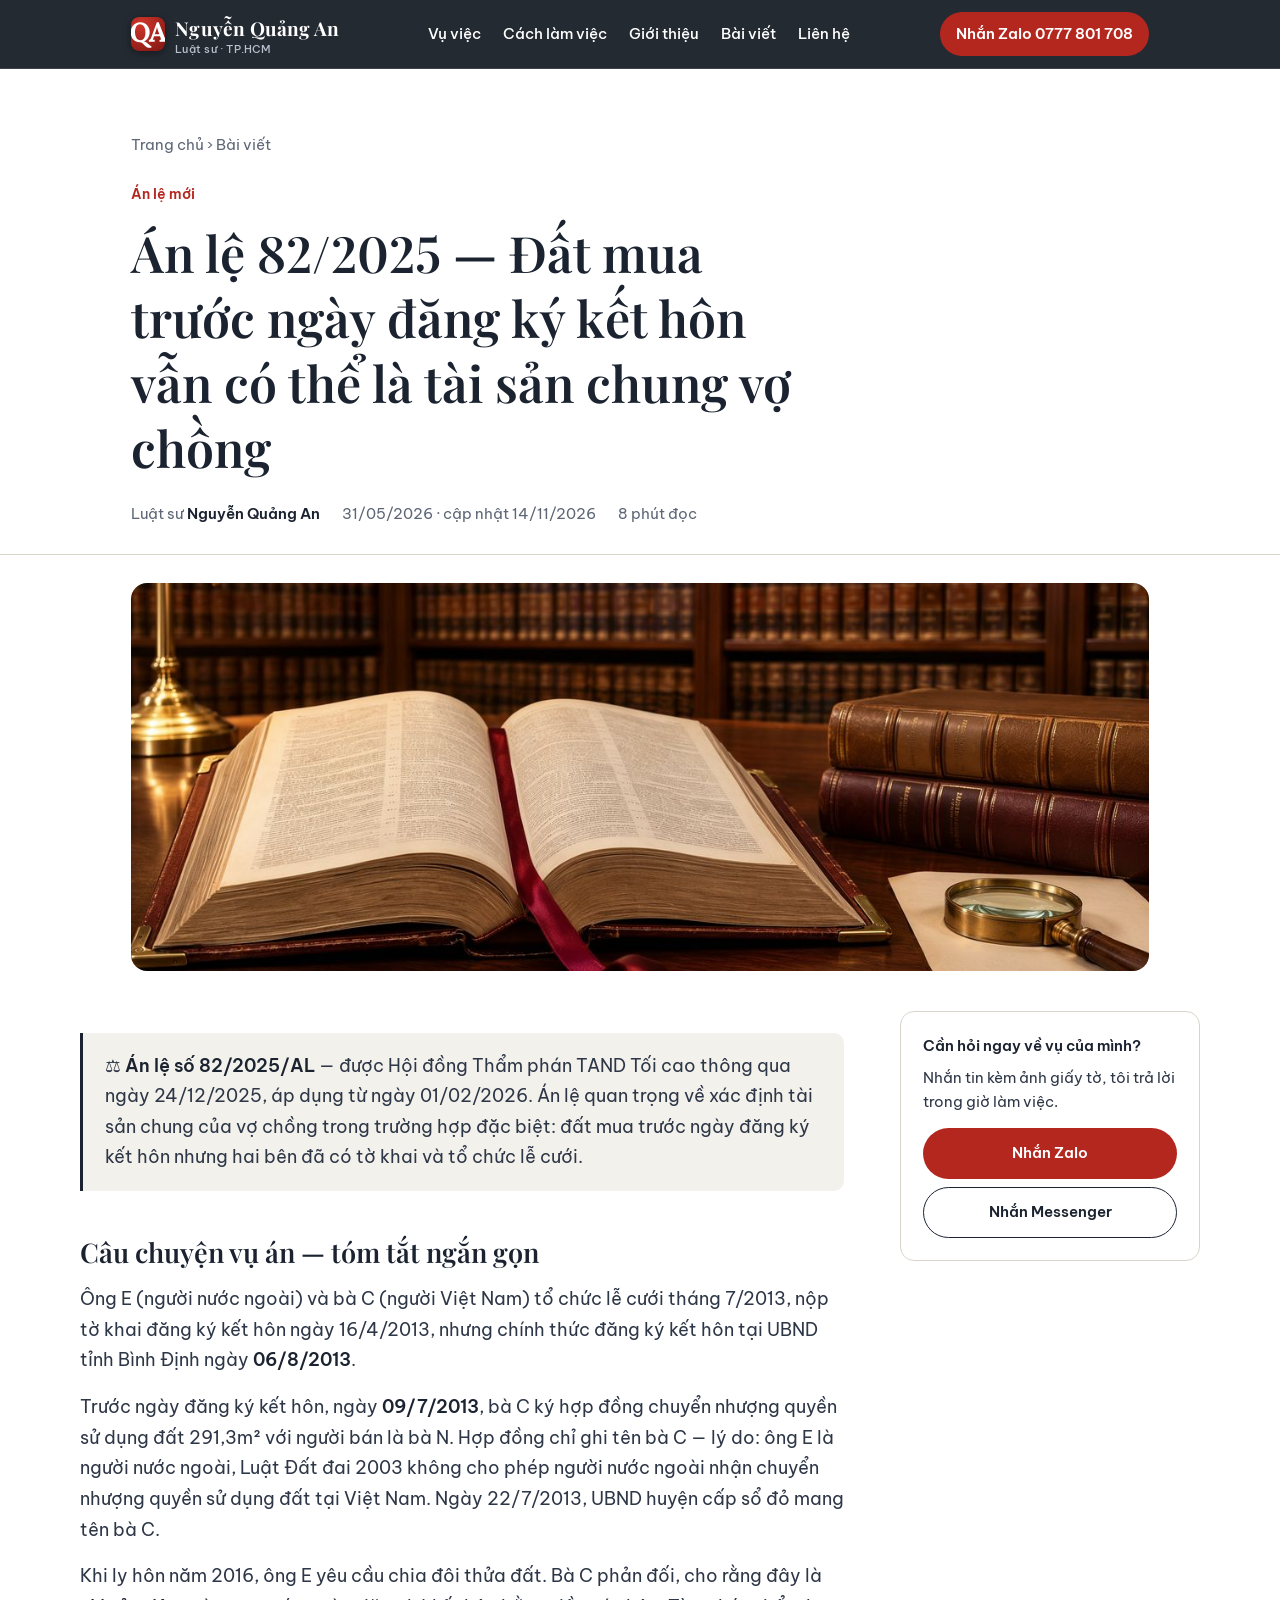
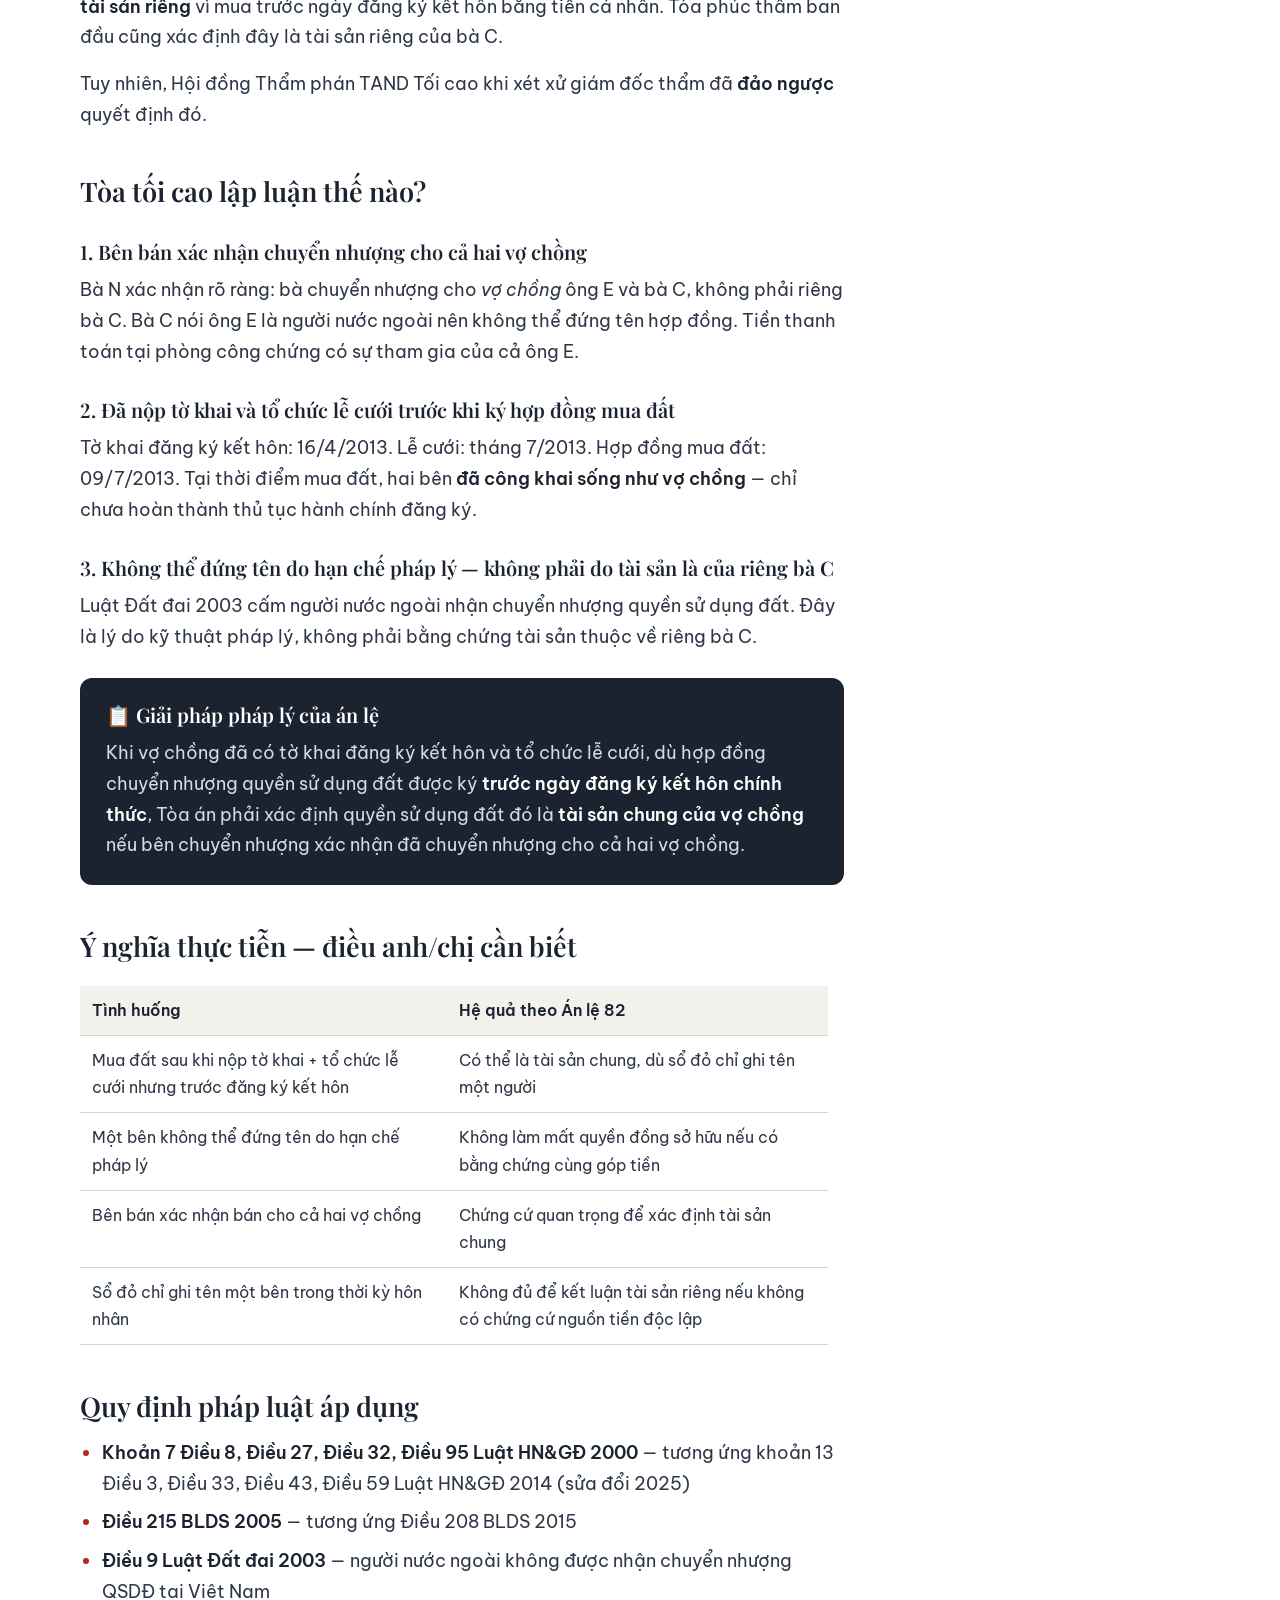
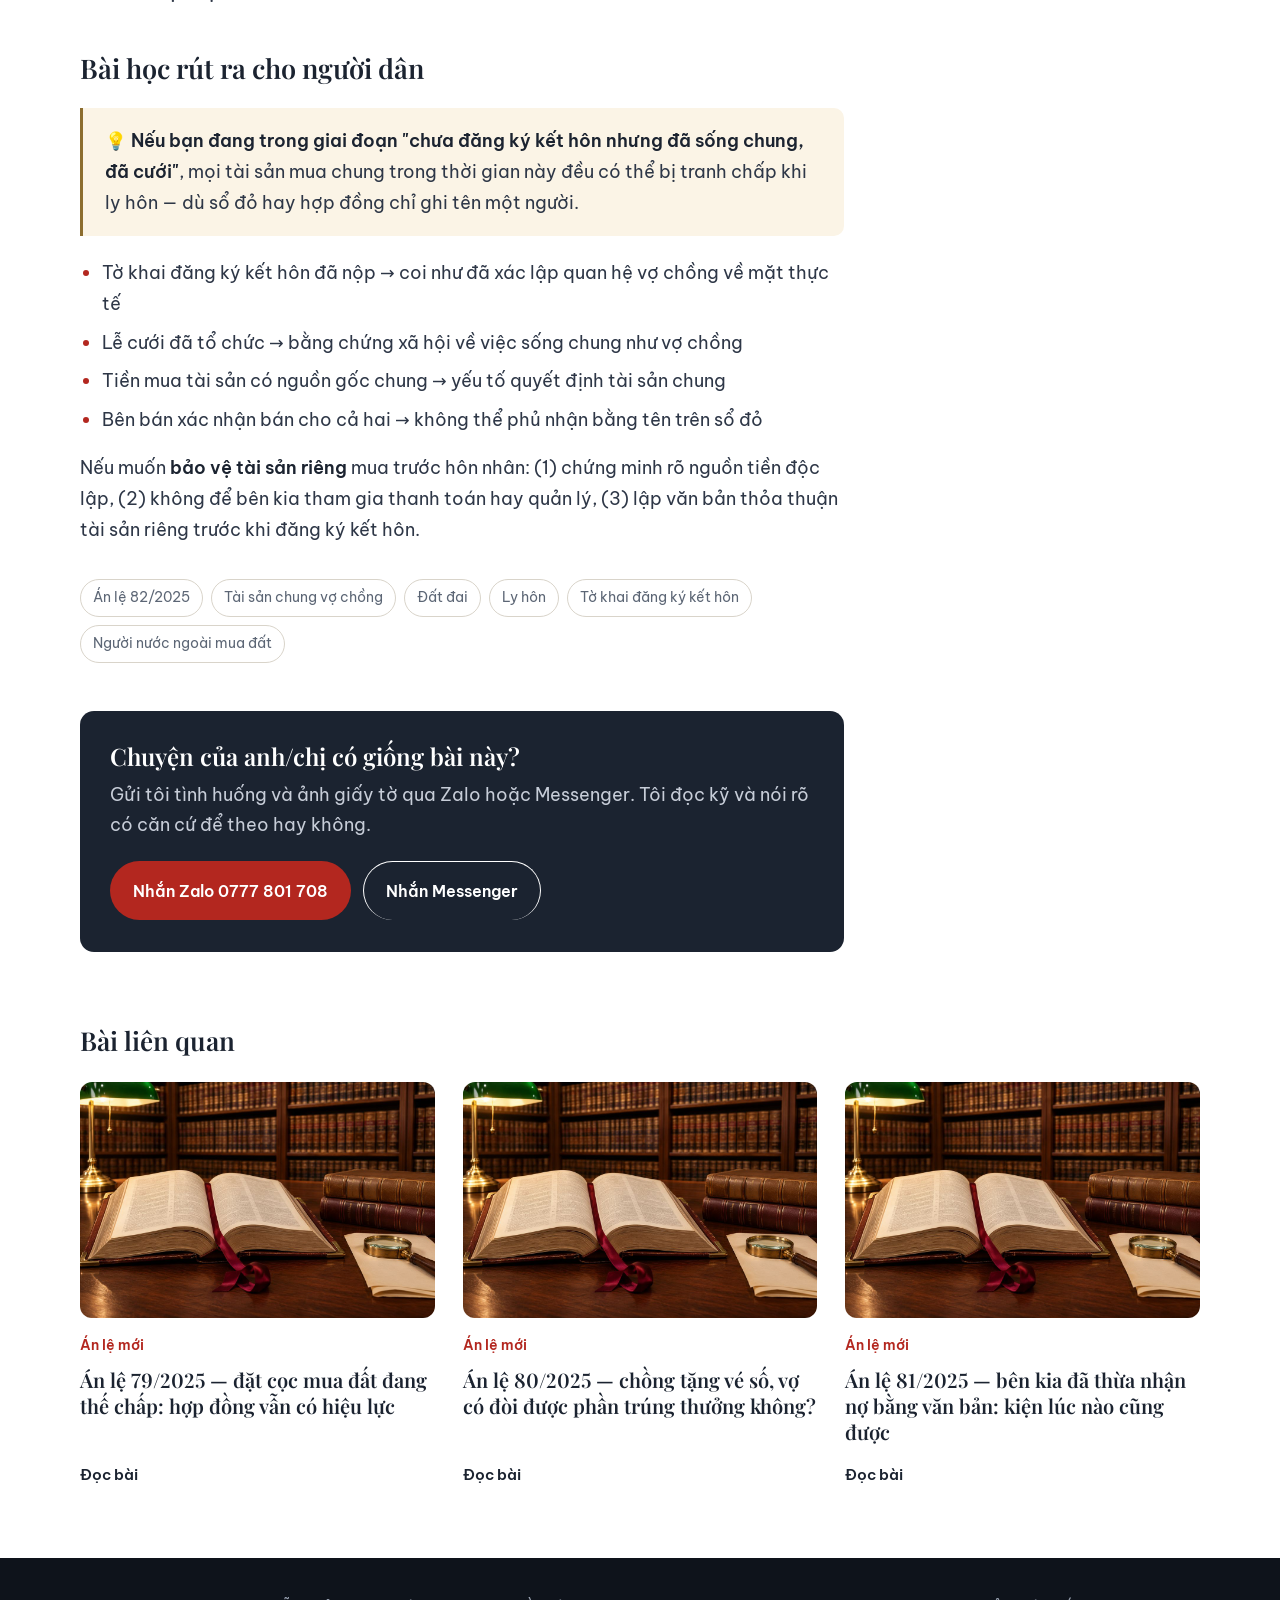
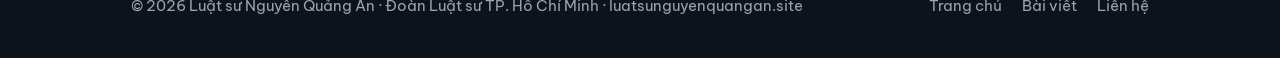
<file: an-le-82-tai-san-chung-vo-chong.html>
<!DOCTYPE html>
<html lang="vi">
<head>
<meta charset="UTF-8">
<meta name="viewport" content="width=device-width, initial-scale=1.0">
<title>Án lệ 82/2025 — Đất mua trước đăng ký kết hôn vẫn có thể là tài sản chung – Luật sư Nguyễn Quảng An</title>
<link rel="icon" href="favicon.svg?v=2" type="image/svg+xml"><link rel="icon" href="favicon.ico?v=2" sizes="any"><link rel="apple-touch-icon" href="apple-touch-icon.png?v=2">
<meta name="description" content="Án lệ 82/2025/AL — Đất mua trước ngày đăng ký kết hôn nhưng đã có tờ khai và tổ chức lễ cưới vẫn có thể là tài sản chung vợ chồng khi ly hôn.">
<link rel="canonical" href="https://luatsunguyenquangan.site/an-le-82-tai-san-chung-vo-chong.html">
<link rel="preconnect" href="https://fonts.googleapis.com">
<link rel="preconnect" href="https://fonts.gstatic.com" crossorigin>
<link href="https://fonts.googleapis.com/css2?family=Playfair+Display:ital,wght@0,600;0,700;1,600&family=Be+Vietnam+Pro:wght@400;500;600&display=swap" rel="stylesheet">
<link rel="stylesheet" href="style.css?v=20261114f">
</head>
<body>
<header class="top dark" id="top">
  <div class="wrap">
    <a class="brand" href="index.html"><img class="mark" src="favicon.svg?v=2" alt="" width="34" height="34"><span>Nguyễn Quảng An<small>Luật sư · TP.HCM</small></span></a>
    <nav class="nav" aria-label="Chính">
      <a href="index.html#van-de">Vụ việc</a>
      <a href="index.html#cach-lam">Cách làm việc</a>
      <a href="index.html#gioi-thieu">Giới thiệu</a>
      <a href="blog.html">Bài viết</a>
      <a href="index.html#lien-he">Liên hệ</a>
    </nav>
    <a class="top-cta" href="https://zalo.me/0777801708" target="_blank" rel="noopener">Nhắn Zalo 0777 801 708</a>
    <button class="menu-btn" type="button" aria-expanded="false" aria-controls="top" onclick="var t=document.getElementById('top');var o=t.classList.toggle('open');this.setAttribute('aria-expanded',o)">Menu</button>
  </div>
</header>
<main>
<div class="art-head"><div class="wrap">
  <div class="crumb"><a href="index.html">Trang chủ</a> &rsaquo; <a href="blog.html">Bài viết</a></div>
  <span class="cat">Án lệ mới</span>
  <h1>Án lệ 82/2025 — Đất mua trước ngày đăng ký kết hôn vẫn có thể là tài sản chung vợ chồng</h1>
  
  <div class="meta"><span>Luật sư <b>Nguyễn Quảng An</b></span><span>31/05/2026 · cập nhật 14/11/2026</span><span>8 phút đọc</span></div>
</div></div>
<div class="wrap"><div class="art-cover"><img src="img/an-le.jpg" alt="" width="1200" height="800"></div></div>
<div class="wrap art">
  <article class="art-body">
<div class="highlight-box"><p>⚖️ <strong>Án lệ số 82/2025/AL</strong> — được Hội đồng Thẩm phán TAND Tối cao thông qua ngày 24/12/2025, áp dụng từ ngày 01/02/2026. Án lệ quan trọng về xác định tài sản chung của vợ chồng trong trường hợp đặc biệt: đất mua trước ngày đăng ký kết hôn nhưng hai bên đã có tờ khai và tổ chức lễ cưới.</p></div>
    <h2>Câu chuyện vụ án — tóm tắt ngắn gọn</h2>
    <p>Ông E (người nước ngoài) và bà C (người Việt Nam) tổ chức lễ cưới tháng 7/2013, nộp tờ khai đăng ký kết hôn ngày 16/4/2013, nhưng chính thức đăng ký kết hôn tại UBND tỉnh Bình Định ngày <strong>06/8/2013</strong>.</p>
    <p>Trước ngày đăng ký kết hôn, ngày <strong>09/7/2013</strong>, bà C ký hợp đồng chuyển nhượng quyền sử dụng đất 291,3m² với người bán là bà N. Hợp đồng chỉ ghi tên bà C — lý do: ông E là người nước ngoài, Luật Đất đai 2003 không cho phép người nước ngoài nhận chuyển nhượng quyền sử dụng đất tại Việt Nam. Ngày 22/7/2013, UBND huyện cấp sổ đỏ mang tên bà C.</p>
    <p>Khi ly hôn năm 2016, ông E yêu cầu chia đôi thửa đất. Bà C phản đối, cho rằng đây là <strong>tài sản riêng</strong> vì mua trước ngày đăng ký kết hôn bằng tiền cá nhân. Tòa phúc thẩm ban đầu cũng xác định đây là tài sản riêng của bà C.</p>
    <p>Tuy nhiên, Hội đồng Thẩm phán TAND Tối cao khi xét xử giám đốc thẩm đã <strong>đảo ngược</strong> quyết định đó.</p>
    <h2>Tòa tối cao lập luận thế nào?</h2>
    <h3>1. Bên bán xác nhận chuyển nhượng cho cả hai vợ chồng</h3>
    <p>Bà N xác nhận rõ ràng: bà chuyển nhượng cho <em>vợ chồng</em> ông E và bà C, không phải riêng bà C. Bà C nói ông E là người nước ngoài nên không thể đứng tên hợp đồng. Tiền thanh toán tại phòng công chứng có sự tham gia của cả ông E.</p>
    <h3>2. Đã nộp tờ khai và tổ chức lễ cưới trước khi ký hợp đồng mua đất</h3>
    <p>Tờ khai đăng ký kết hôn: 16/4/2013. Lễ cưới: tháng 7/2013. Hợp đồng mua đất: 09/7/2013. Tại thời điểm mua đất, hai bên <strong>đã công khai sống như vợ chồng</strong> — chỉ chưa hoàn thành thủ tục hành chính đăng ký.</p>
    <h3>3. Không thể đứng tên do hạn chế pháp lý — không phải do tài sản là của riêng bà C</h3>
    <p>Luật Đất đai 2003 cấm người nước ngoài nhận chuyển nhượng quyền sử dụng đất. Đây là lý do kỹ thuật pháp lý, không phải bằng chứng tài sản thuộc về riêng bà C.</p>
    <div class="verdict-box">
      <h3>📋 Giải pháp pháp lý của án lệ</h3>
      <p>Khi vợ chồng đã có tờ khai đăng ký kết hôn và tổ chức lễ cưới, dù hợp đồng chuyển nhượng quyền sử dụng đất được ký <strong>trước ngày đăng ký kết hôn chính thức</strong>, Tòa án phải xác định quyền sử dụng đất đó là <strong>tài sản chung của vợ chồng</strong> nếu bên chuyển nhượng xác nhận đã chuyển nhượng cho cả hai vợ chồng.</p>
    </div>
    <h2>Ý nghĩa thực tiễn — điều anh/chị cần biết</h2>
    <table class="info-table">
      <tr><th>Tình huống</th><th>Hệ quả theo Án lệ 82</th></tr>
      <tr><td>Mua đất sau khi nộp tờ khai + tổ chức lễ cưới nhưng trước đăng ký kết hôn</td><td>Có thể là tài sản chung, dù sổ đỏ chỉ ghi tên một người</td></tr>
      <tr><td>Một bên không thể đứng tên do hạn chế pháp lý</td><td>Không làm mất quyền đồng sở hữu nếu có bằng chứng cùng góp tiền</td></tr>
      <tr><td>Bên bán xác nhận bán cho cả hai vợ chồng</td><td>Chứng cứ quan trọng để xác định tài sản chung</td></tr>
      <tr><td>Sổ đỏ chỉ ghi tên một bên trong thời kỳ hôn nhân</td><td>Không đủ để kết luận tài sản riêng nếu không có chứng cứ nguồn tiền độc lập</td></tr>
    </table>
    <h2>Quy định pháp luật áp dụng</h2>
    <ul>
      <li><strong>Khoản 7 Điều 8, Điều 27, Điều 32, Điều 95 Luật HN&amp;GĐ 2000</strong> — tương ứng khoản 13 Điều 3, Điều 33, Điều 43, Điều 59 Luật HN&amp;GĐ 2014 (sửa đổi 2025)</li>
      <li><strong>Điều 215 BLDS 2005</strong> — tương ứng Điều 208 BLDS 2015</li>
      <li><strong>Điều 9 Luật Đất đai 2003</strong> — người nước ngoài không được nhận chuyển nhượng QSDĐ tại Việt Nam</li>
    </ul>
    <h2>Bài học rút ra cho người dân</h2>
    <div class="gold-box"><p>💡 <strong>Nếu bạn đang trong giai đoạn "chưa đăng ký kết hôn nhưng đã sống chung, đã cưới"</strong>, mọi tài sản mua chung trong thời gian này đều có thể bị tranh chấp khi ly hôn — dù sổ đỏ hay hợp đồng chỉ ghi tên một người.</p></div>
    <ul>
      <li>Tờ khai đăng ký kết hôn đã nộp → coi như đã xác lập quan hệ vợ chồng về mặt thực tế</li>
      <li>Lễ cưới đã tổ chức → bằng chứng xã hội về việc sống chung như vợ chồng</li>
      <li>Tiền mua tài sản có nguồn gốc chung → yếu tố quyết định tài sản chung</li>
      <li>Bên bán xác nhận bán cho cả hai → không thể phủ nhận bằng tên trên sổ đỏ</li>
    </ul>
    <p>Nếu muốn <strong>bảo vệ tài sản riêng</strong> mua trước hôn nhân: (1) chứng minh rõ nguồn tiền độc lập, (2) không để bên kia tham gia thanh toán hay quản lý, (3) lập văn bản thỏa thuận tài sản riêng trước khi đăng ký kết hôn.</p>
    <div class="tags-wrap">
      <span class="tag">Án lệ 82/2025</span>
      <span class="tag">Tài sản chung vợ chồng</span>
      <span class="tag">Đất đai</span>
      <span class="tag">Ly hôn</span>
      <span class="tag">Tờ khai đăng ký kết hôn</span>
      <span class="tag">Người nước ngoài mua đất</span>
    </div>
    <div class="art-cta">
      <h3>Chuyện của anh/chị có giống bài này?</h3>
      <p>Gửi tôi tình huống và ảnh giấy tờ qua Zalo hoặc Messenger. Tôi đọc kỹ và nói rõ có căn cứ để theo hay không.</p>
      <div class="cta-row">
        <a class="btn btn-seal" href="https://zalo.me/0777801708" target="_blank" rel="noopener">Nhắn Zalo 0777 801 708</a>
        <a class="btn btn-line" href="https://m.me/61588220735976" target="_blank" rel="noopener">Nhắn Messenger</a>
      </div>
    </div>
  </article>
  <aside class="art-aside">
    <div class="aside-card">
      <h4>Cần hỏi ngay về vụ của mình?</h4>
      <p>Nhắn tin kèm ảnh giấy tờ, tôi trả lời trong giờ làm việc.</p>
      <a class="btn btn-seal" href="https://zalo.me/0777801708" target="_blank" rel="noopener">Nhắn Zalo</a>
      <a class="btn btn-line" href="https://m.me/61588220735976" target="_blank" rel="noopener">Nhắn Messenger</a>
    </div>
    
  </aside>
</div>
<section class="art-more wrap" aria-labelledby="h-more">
  <h2 id="h-more">Bài liên quan</h2>
  <div class="posts">
    <article class="post"><a class="thumb" href="an-le-79-hop-dong-dat-coc.html" tabindex="-1" aria-hidden="true"><img src="img/an-le.jpg" alt="" loading="lazy" width="1200" height="800"></a><span class="cat">Án lệ mới</span><h3><a href="an-le-79-hop-dong-dat-coc.html">Án lệ 79/2025 — đặt cọc mua đất đang thế chấp: hợp đồng vẫn có hiệu lực</a></h3><a class="read" href="an-le-79-hop-dong-dat-coc.html">Đọc bài</a></article>
    <article class="post"><a class="thumb" href="an-le-80-tang-cho-ve-so.html" tabindex="-1" aria-hidden="true"><img src="img/an-le.jpg" alt="" loading="lazy" width="1200" height="800"></a><span class="cat">Án lệ mới</span><h3><a href="an-le-80-tang-cho-ve-so.html">Án lệ 80/2025 — chồng tặng vé số, vợ có đòi được phần trúng thưởng không?</a></h3><a class="read" href="an-le-80-tang-cho-ve-so.html">Đọc bài</a></article>
    <article class="post"><a class="thumb" href="an-le-81-doi-lai-tai-san-khong-thoi-hieu.html" tabindex="-1" aria-hidden="true"><img src="img/an-le.jpg" alt="" loading="lazy" width="1200" height="800"></a><span class="cat">Án lệ mới</span><h3><a href="an-le-81-doi-lai-tai-san-khong-thoi-hieu.html">Án lệ 81/2025 — bên kia đã thừa nhận nợ bằng văn bản: kiện lúc nào cũng được</a></h3><a class="read" href="an-le-81-doi-lai-tai-san-khong-thoi-hieu.html">Đọc bài</a></article>
  </div>
</section>
</main>
<footer class="foot dark">
  <div class="wrap">
    <div>© 2026 Luật sư Nguyễn Quảng An · Đoàn Luật sư TP. Hồ Chí Minh · luatsunguyenquangan.site</div>
    <nav aria-label="Chân trang"><a href="index.html">Trang chủ</a><a href="blog.html">Bài viết</a><a href="index.html#lien-he">Liên hệ</a></nav>
  </div>
</footer>
<div class="bar" aria-label="Liên hệ nhanh">
  <a class="btn btn-seal" href="https://zalo.me/0777801708" target="_blank" rel="noopener">Nhắn Zalo</a>
  <a class="btn btn-line" href="https://m.me/61588220735976" target="_blank" rel="noopener">Messenger</a>
</div>
</body>
</html>
</file>
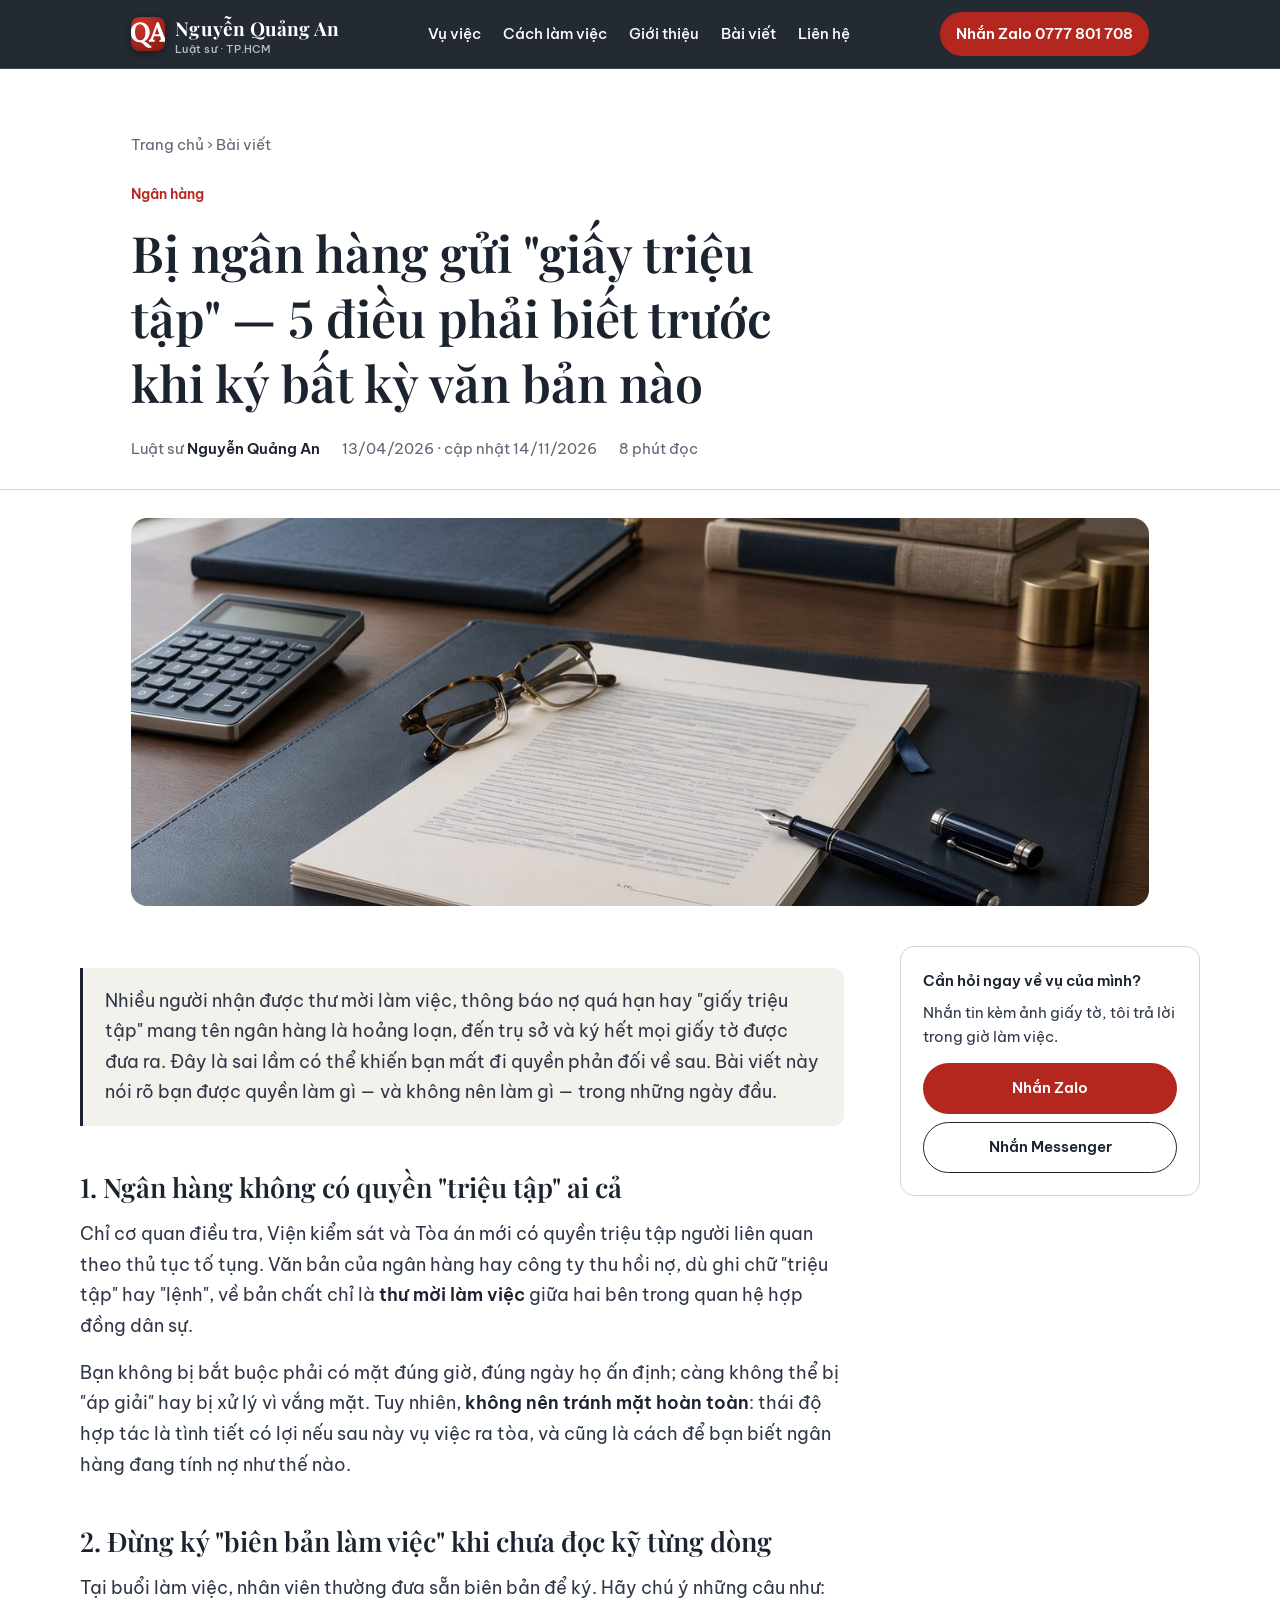
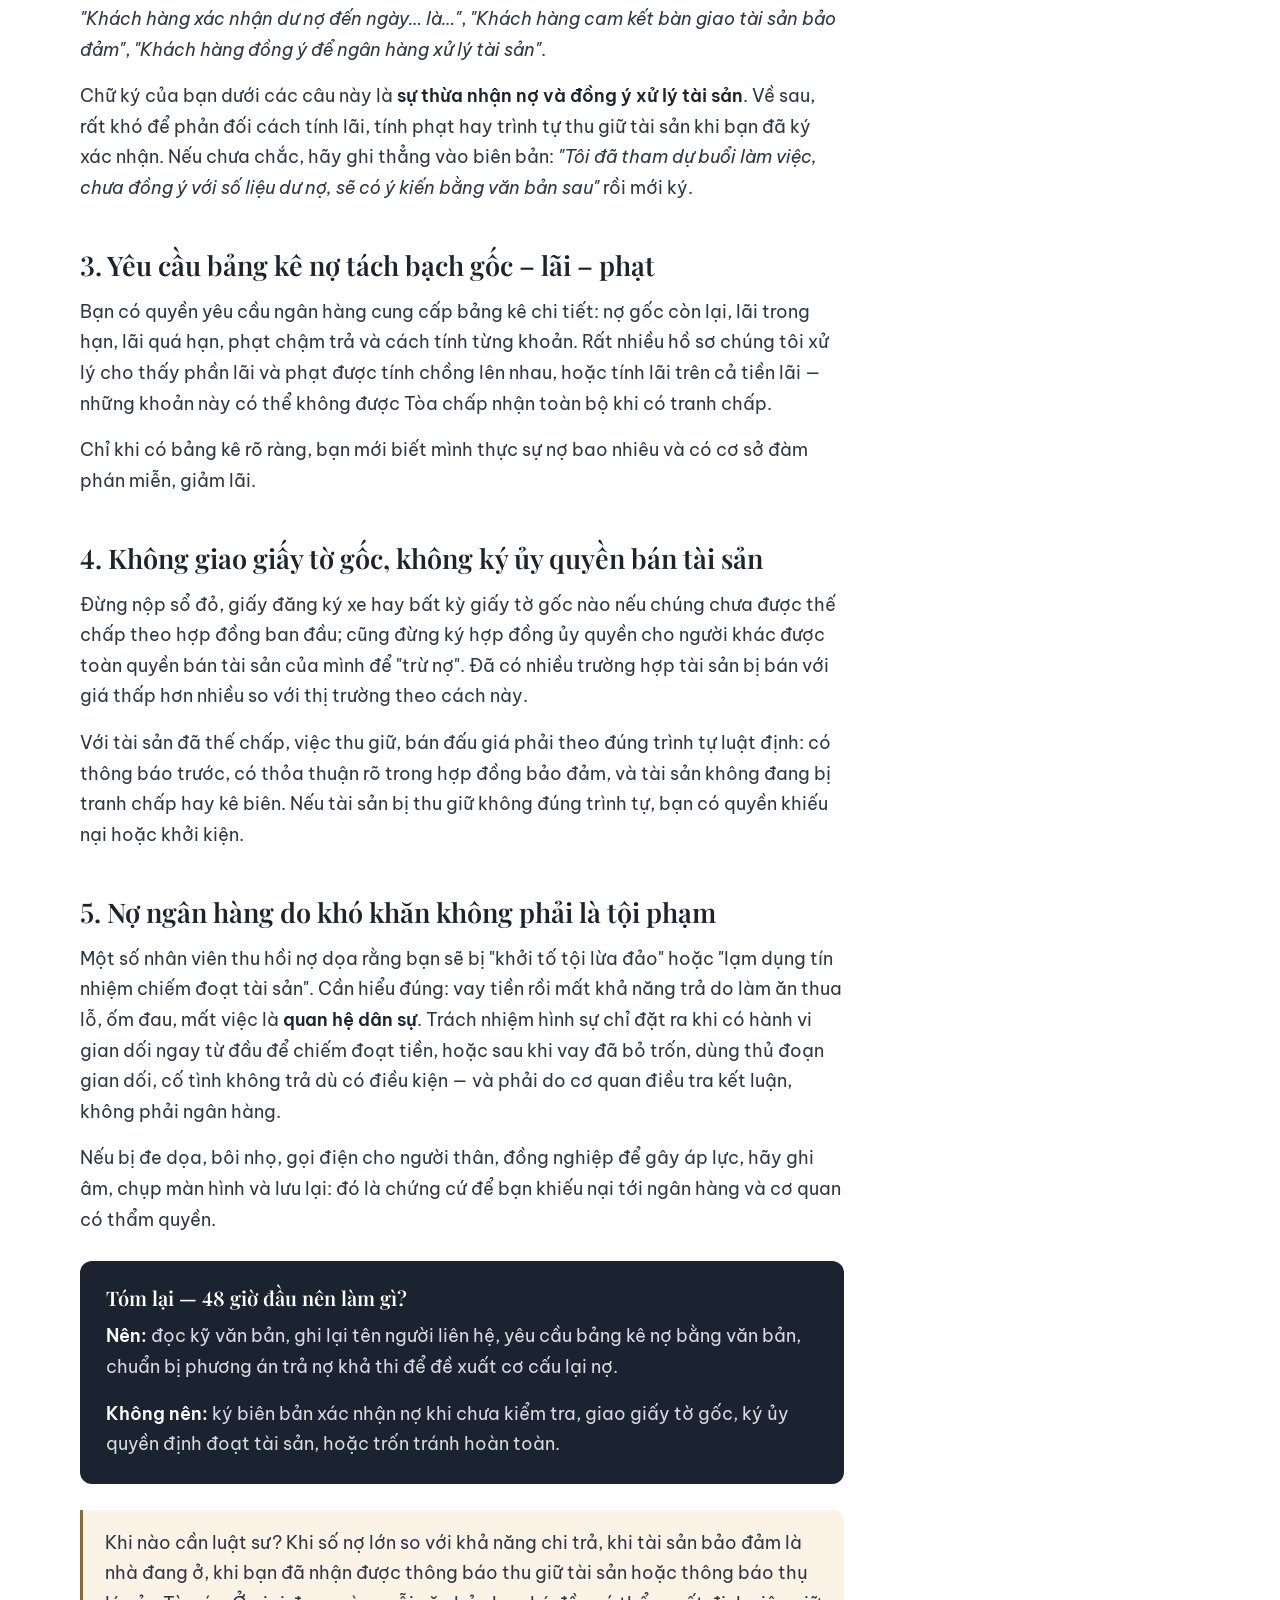
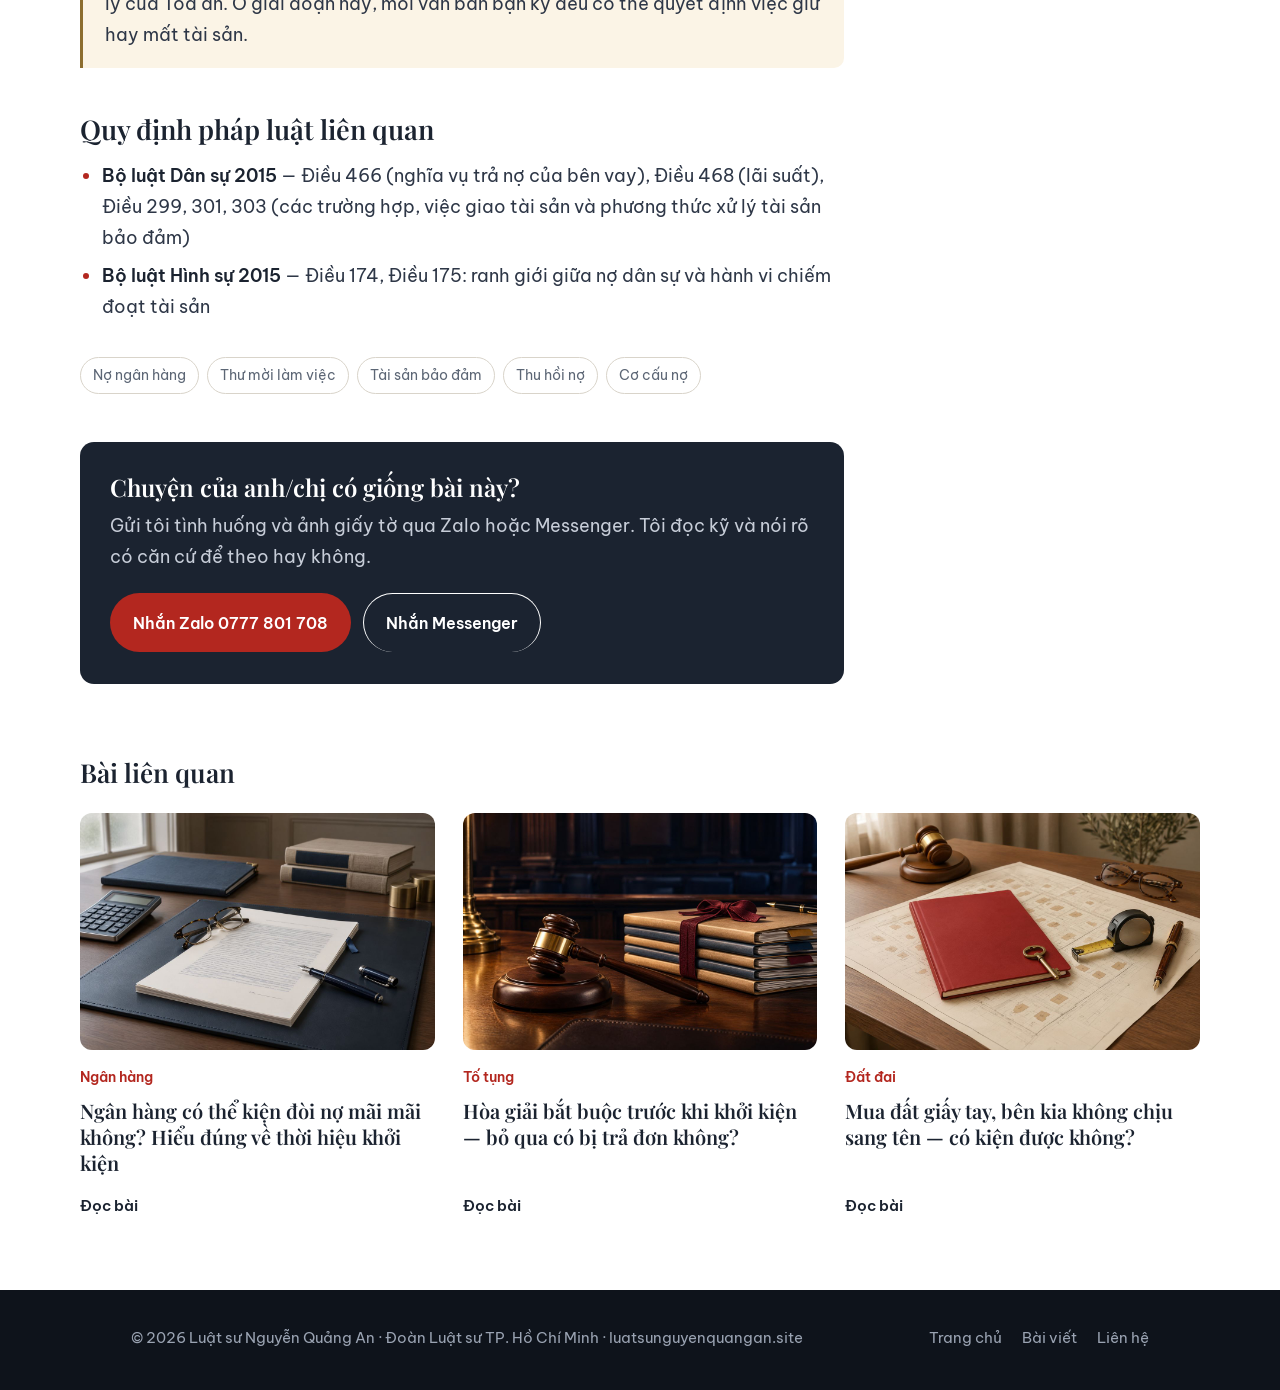
<file: bi-ngan-hang-goi-len-lam-viec-5-dieu-phai-biet.html>
<!DOCTYPE html>
<html lang="vi">
<head>
<meta charset="UTF-8">
<meta name="viewport" content="width=device-width, initial-scale=1.0">
<title>Bị ngân hàng gửi giấy triệu tập — 5 điều phải biết trước khi ký bất kỳ văn bản nào – Luật sư Nguyễn Quảng An</title>
<link rel="icon" href="favicon.svg?v=2" type="image/svg+xml"><link rel="icon" href="favicon.ico?v=2" sizes="any"><link rel="apple-touch-icon" href="apple-touch-icon.png?v=2">
<meta name="description" content="Ngân hàng không có quyền triệu tập. 5 điều cần biết khi nhận thư mời làm việc, thông báo nợ: không ký xác nhận nợ vội, yêu cầu bảng kê, không giao giấy tờ gốc.">
<link rel="canonical" href="https://luatsunguyenquangan.site/bi-ngan-hang-goi-len-lam-viec-5-dieu-phai-biet.html">
<link rel="preconnect" href="https://fonts.googleapis.com">
<link rel="preconnect" href="https://fonts.gstatic.com" crossorigin>
<link href="https://fonts.googleapis.com/css2?family=Playfair+Display:ital,wght@0,600;0,700;1,600&family=Be+Vietnam+Pro:wght@400;500;600&display=swap" rel="stylesheet">
<link rel="stylesheet" href="style.css?v=20261114f">
</head>
<body>
<header class="top dark" id="top">
  <div class="wrap">
    <a class="brand" href="index.html"><img class="mark" src="favicon.svg?v=2" alt="" width="34" height="34"><span>Nguyễn Quảng An<small>Luật sư · TP.HCM</small></span></a>
    <nav class="nav" aria-label="Chính">
      <a href="index.html#van-de">Vụ việc</a>
      <a href="index.html#cach-lam">Cách làm việc</a>
      <a href="index.html#gioi-thieu">Giới thiệu</a>
      <a href="blog.html">Bài viết</a>
      <a href="index.html#lien-he">Liên hệ</a>
    </nav>
    <a class="top-cta" href="https://zalo.me/0777801708" target="_blank" rel="noopener">Nhắn Zalo 0777 801 708</a>
    <button class="menu-btn" type="button" aria-expanded="false" aria-controls="top" onclick="var t=document.getElementById('top');var o=t.classList.toggle('open');this.setAttribute('aria-expanded',o)">Menu</button>
  </div>
</header>
<main>
<div class="art-head"><div class="wrap">
  <div class="crumb"><a href="index.html">Trang chủ</a> &rsaquo; <a href="blog.html">Bài viết</a></div>
  <span class="cat">Ngân hàng</span>
  <h1>Bị ngân hàng gửi "giấy triệu tập" — 5 điều phải biết trước khi ký bất kỳ văn bản nào</h1>
  
  <div class="meta"><span>Luật sư <b>Nguyễn Quảng An</b></span><span>13/04/2026 · cập nhật 14/11/2026</span><span>8 phút đọc</span></div>
</div></div>
<div class="wrap"><div class="art-cover"><img src="img/ngan-hang.jpg" alt="" width="1200" height="800"></div></div>
<div class="wrap art">
  <article class="art-body">
<div class="highlight-box"><p>Nhiều người nhận được thư mời làm việc, thông báo nợ quá hạn hay "giấy triệu tập" mang tên ngân hàng là hoảng loạn, đến trụ sở và ký hết mọi giấy tờ được đưa ra. Đây là sai lầm có thể khiến bạn mất đi quyền phản đối về sau. Bài viết này nói rõ bạn được quyền làm gì — và không nên làm gì — trong những ngày đầu.</p></div>
<h2>1. Ngân hàng không có quyền "triệu tập" ai cả</h2>
<p>Chỉ cơ quan điều tra, Viện kiểm sát và Tòa án mới có quyền triệu tập người liên quan theo thủ tục tố tụng. Văn bản của ngân hàng hay công ty thu hồi nợ, dù ghi chữ "triệu tập" hay "lệnh", về bản chất chỉ là <strong>thư mời làm việc</strong> giữa hai bên trong quan hệ hợp đồng dân sự.</p>
<p>Bạn không bị bắt buộc phải có mặt đúng giờ, đúng ngày họ ấn định; càng không thể bị "áp giải" hay bị xử lý vì vắng mặt. Tuy nhiên, <strong>không nên tránh mặt hoàn toàn</strong>: thái độ hợp tác là tình tiết có lợi nếu sau này vụ việc ra tòa, và cũng là cách để bạn biết ngân hàng đang tính nợ như thế nào.</p>
<h2>2. Đừng ký "biên bản làm việc" khi chưa đọc kỹ từng dòng</h2>
<p>Tại buổi làm việc, nhân viên thường đưa sẵn biên bản để ký. Hãy chú ý những câu như: <em>"Khách hàng xác nhận dư nợ đến ngày… là…"</em>, <em>"Khách hàng cam kết bàn giao tài sản bảo đảm"</em>, <em>"Khách hàng đồng ý để ngân hàng xử lý tài sản"</em>.</p>
<p>Chữ ký của bạn dưới các câu này là <strong>sự thừa nhận nợ và đồng ý xử lý tài sản</strong>. Về sau, rất khó để phản đối cách tính lãi, tính phạt hay trình tự thu giữ tài sản khi bạn đã ký xác nhận. Nếu chưa chắc, hãy ghi thẳng vào biên bản: <em>"Tôi đã tham dự buổi làm việc, chưa đồng ý với số liệu dư nợ, sẽ có ý kiến bằng văn bản sau"</em> rồi mới ký.</p>
<h2>3. Yêu cầu bảng kê nợ tách bạch gốc – lãi – phạt</h2>
<p>Bạn có quyền yêu cầu ngân hàng cung cấp bảng kê chi tiết: nợ gốc còn lại, lãi trong hạn, lãi quá hạn, phạt chậm trả và cách tính từng khoản. Rất nhiều hồ sơ chúng tôi xử lý cho thấy phần lãi và phạt được tính chồng lên nhau, hoặc tính lãi trên cả tiền lãi — những khoản này có thể không được Tòa chấp nhận toàn bộ khi có tranh chấp.</p>
<p>Chỉ khi có bảng kê rõ ràng, bạn mới biết mình thực sự nợ bao nhiêu và có cơ sở đàm phán miễn, giảm lãi.</p>
<h2>4. Không giao giấy tờ gốc, không ký ủy quyền bán tài sản</h2>
<p>Đừng nộp sổ đỏ, giấy đăng ký xe hay bất kỳ giấy tờ gốc nào nếu chúng chưa được thế chấp theo hợp đồng ban đầu; cũng đừng ký hợp đồng ủy quyền cho người khác được toàn quyền bán tài sản của mình để "trừ nợ". Đã có nhiều trường hợp tài sản bị bán với giá thấp hơn nhiều so với thị trường theo cách này.</p>
<p>Với tài sản đã thế chấp, việc thu giữ, bán đấu giá phải theo đúng trình tự luật định: có thông báo trước, có thỏa thuận rõ trong hợp đồng bảo đảm, và tài sản không đang bị tranh chấp hay kê biên. Nếu tài sản bị thu giữ không đúng trình tự, bạn có quyền khiếu nại hoặc khởi kiện.</p>
<h2>5. Nợ ngân hàng do khó khăn không phải là tội phạm</h2>
<p>Một số nhân viên thu hồi nợ dọa rằng bạn sẽ bị "khởi tố tội lừa đảo" hoặc "lạm dụng tín nhiệm chiếm đoạt tài sản". Cần hiểu đúng: vay tiền rồi mất khả năng trả do làm ăn thua lỗ, ốm đau, mất việc là <strong>quan hệ dân sự</strong>. Trách nhiệm hình sự chỉ đặt ra khi có hành vi gian dối ngay từ đầu để chiếm đoạt tiền, hoặc sau khi vay đã bỏ trốn, dùng thủ đoạn gian dối, cố tình không trả dù có điều kiện — và phải do cơ quan điều tra kết luận, không phải ngân hàng.</p>
<p>Nếu bị đe dọa, bôi nhọ, gọi điện cho người thân, đồng nghiệp để gây áp lực, hãy ghi âm, chụp màn hình và lưu lại: đó là chứng cứ để bạn khiếu nại tới ngân hàng và cơ quan có thẩm quyền.</p>
<div class="verdict-box">
<h3>Tóm lại — 48 giờ đầu nên làm gì?</h3>
<p><strong>Nên:</strong> đọc kỹ văn bản, ghi lại tên người liên hệ, yêu cầu bảng kê nợ bằng văn bản, chuẩn bị phương án trả nợ khả thi để đề xuất cơ cấu lại nợ.</p>
<p><strong>Không nên:</strong> ký biên bản xác nhận nợ khi chưa kiểm tra, giao giấy tờ gốc, ký ủy quyền định đoạt tài sản, hoặc trốn tránh hoàn toàn.</p>
</div>
<div class="gold-box"><p>Khi nào cần luật sư? Khi số nợ lớn so với khả năng chi trả, khi tài sản bảo đảm là nhà đang ở, khi bạn đã nhận được thông báo thu giữ tài sản hoặc thông báo thụ lý của Tòa án. Ở giai đoạn này, mỗi văn bản bạn ký đều có thể quyết định việc giữ hay mất tài sản.</p></div>
<h2>Quy định pháp luật liên quan</h2>
<ul>
<li><strong>Bộ luật Dân sự 2015</strong> — Điều 466 (nghĩa vụ trả nợ của bên vay), Điều 468 (lãi suất), Điều 299, 301, 303 (các trường hợp, việc giao tài sản và phương thức xử lý tài sản bảo đảm)</li>
<li><strong>Bộ luật Hình sự 2015</strong> — Điều 174, Điều 175: ranh giới giữa nợ dân sự và hành vi chiếm đoạt tài sản</li>
</ul>
<div class="tags-wrap">
<span class="tag">Nợ ngân hàng</span>
<span class="tag">Thư mời làm việc</span>
<span class="tag">Tài sản bảo đảm</span>
<span class="tag">Thu hồi nợ</span>
<span class="tag">Cơ cấu nợ</span>
</div>
    <div class="art-cta">
      <h3>Chuyện của anh/chị có giống bài này?</h3>
      <p>Gửi tôi tình huống và ảnh giấy tờ qua Zalo hoặc Messenger. Tôi đọc kỹ và nói rõ có căn cứ để theo hay không.</p>
      <div class="cta-row">
        <a class="btn btn-seal" href="https://zalo.me/0777801708" target="_blank" rel="noopener">Nhắn Zalo 0777 801 708</a>
        <a class="btn btn-line" href="https://m.me/61588220735976" target="_blank" rel="noopener">Nhắn Messenger</a>
      </div>
    </div>
  </article>
  <aside class="art-aside">
    <div class="aside-card">
      <h4>Cần hỏi ngay về vụ của mình?</h4>
      <p>Nhắn tin kèm ảnh giấy tờ, tôi trả lời trong giờ làm việc.</p>
      <a class="btn btn-seal" href="https://zalo.me/0777801708" target="_blank" rel="noopener">Nhắn Zalo</a>
      <a class="btn btn-line" href="https://m.me/61588220735976" target="_blank" rel="noopener">Nhắn Messenger</a>
    </div>
    
  </aside>
</div>
<section class="art-more wrap" aria-labelledby="h-more">
  <h2 id="h-more">Bài liên quan</h2>
  <div class="posts">
    <article class="post"><a class="thumb" href="thoi-hieu-khoi-kien-no-ngan-hang.html" tabindex="-1" aria-hidden="true"><img src="img/ngan-hang.jpg" alt="" loading="lazy" width="1200" height="800"></a><span class="cat">Ngân hàng</span><h3><a href="thoi-hieu-khoi-kien-no-ngan-hang.html">Ngân hàng có thể kiện đòi nợ mãi mãi không? Hiểu đúng về thời hiệu khởi kiện</a></h3><a class="read" href="thoi-hieu-khoi-kien-no-ngan-hang.html">Đọc bài</a></article>
    <article class="post"><a class="thumb" href="hoa-giai-bat-buoc-truoc-khi-khoi-kien.html" tabindex="-1" aria-hidden="true"><img src="img/to-tung.jpg" alt="" loading="lazy" width="1200" height="800"></a><span class="cat">Tố tụng</span><h3><a href="hoa-giai-bat-buoc-truoc-khi-khoi-kien.html">Hòa giải bắt buộc trước khi khởi kiện — bỏ qua có bị trả đơn không?</a></h3><a class="read" href="hoa-giai-bat-buoc-truoc-khi-khoi-kien.html">Đọc bài</a></article>
    <article class="post"><a class="thumb" href="mua-dat-giay-tay-khong-sang-ten-co-kien-duoc-khong.html" tabindex="-1" aria-hidden="true"><img src="img/dat-dai.jpg" alt="" loading="lazy" width="1200" height="800"></a><span class="cat">Đất đai</span><h3><a href="mua-dat-giay-tay-khong-sang-ten-co-kien-duoc-khong.html">Mua đất giấy tay, bên kia không chịu sang tên — có kiện được không?</a></h3><a class="read" href="mua-dat-giay-tay-khong-sang-ten-co-kien-duoc-khong.html">Đọc bài</a></article>
  </div>
</section>
</main>
<footer class="foot dark">
  <div class="wrap">
    <div>© 2026 Luật sư Nguyễn Quảng An · Đoàn Luật sư TP. Hồ Chí Minh · luatsunguyenquangan.site</div>
    <nav aria-label="Chân trang"><a href="index.html">Trang chủ</a><a href="blog.html">Bài viết</a><a href="index.html#lien-he">Liên hệ</a></nav>
  </div>
</footer>
<div class="bar" aria-label="Liên hệ nhanh">
  <a class="btn btn-seal" href="https://zalo.me/0777801708" target="_blank" rel="noopener">Nhắn Zalo</a>
  <a class="btn btn-line" href="https://m.me/61588220735976" target="_blank" rel="noopener">Messenger</a>
</div>
</body>
</html>
</file>
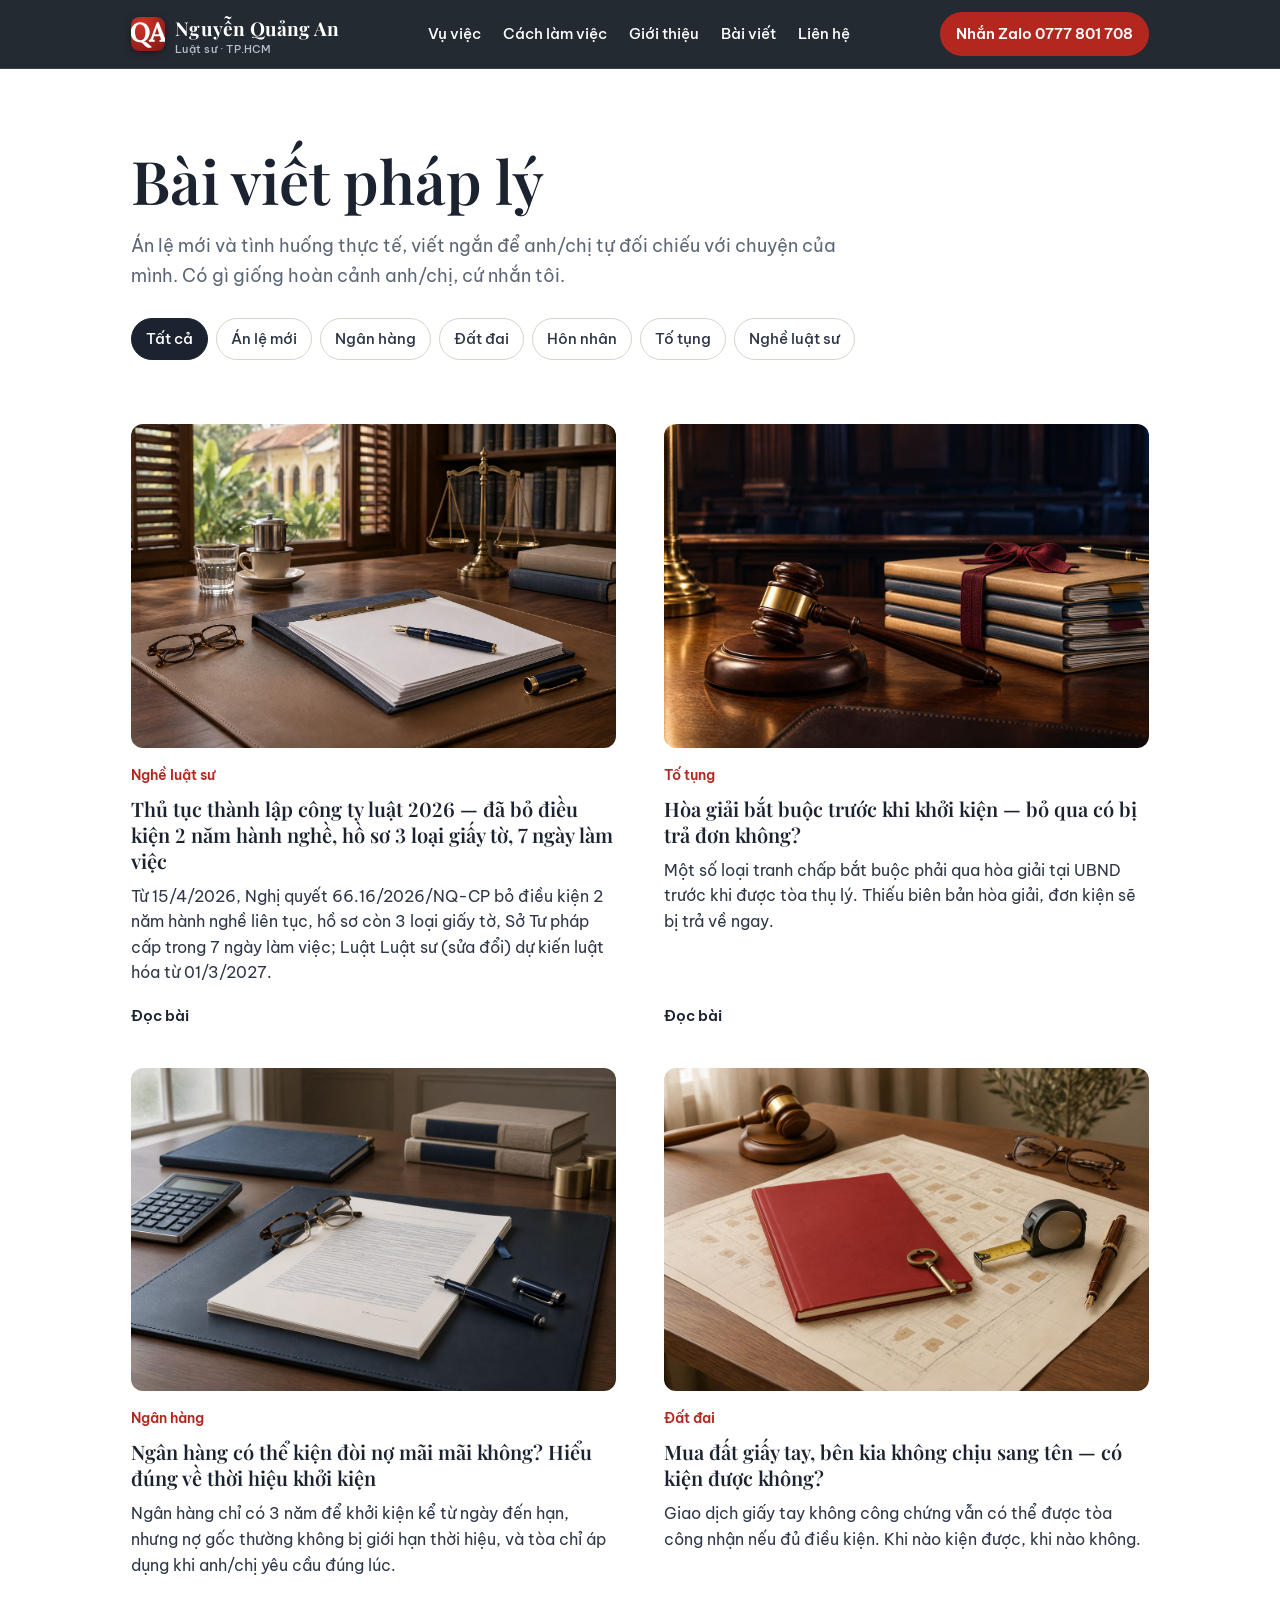
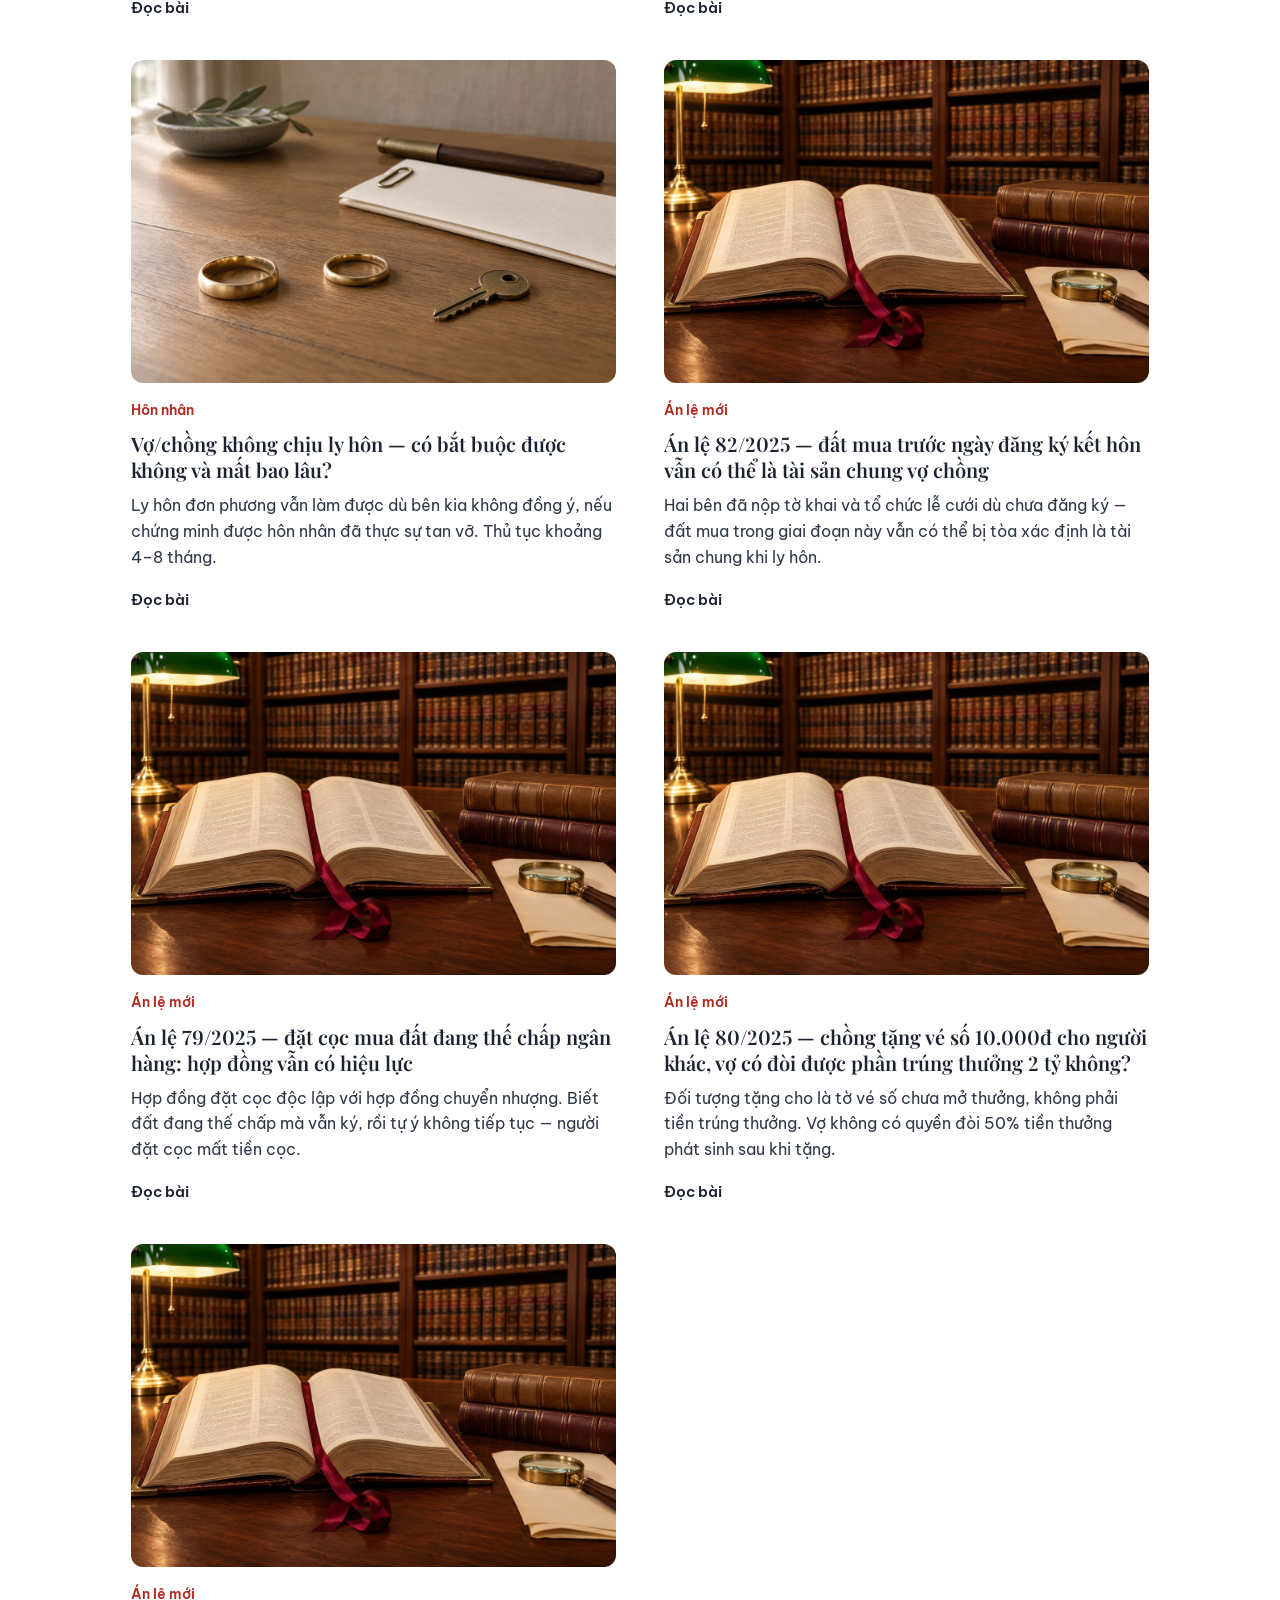
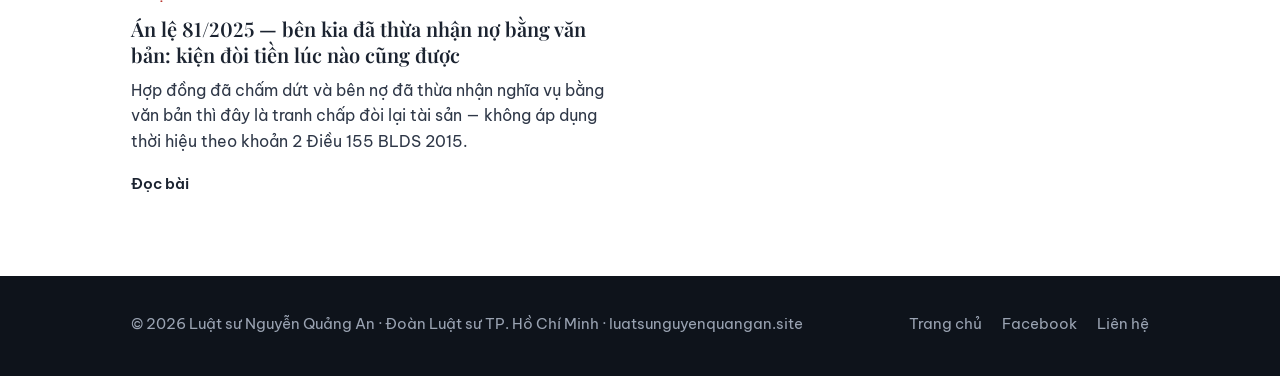
<file: blog.html>
<!DOCTYPE html>
<html lang="vi">
<head>
<meta charset="UTF-8">
<meta name="viewport" content="width=device-width, initial-scale=1.0">
<title>Bài viết pháp lý – Luật sư Nguyễn Quảng An</title>
<link rel="icon" href="favicon.svg?v=2" type="image/svg+xml"><link rel="icon" href="favicon.ico?v=2" sizes="any"><link rel="apple-touch-icon" href="apple-touch-icon.png?v=2">
<meta name="description" content="Án lệ mới, tình huống thực tế về tranh chấp ngân hàng, đất đai, ly hôn và tố tụng — viết ngắn, dễ đối chiếu. Luật sư Nguyễn Quảng An, TP.HCM.">
<link rel="canonical" href="https://luatsunguyenquangan.site/blog.html">
<link rel="preconnect" href="https://fonts.googleapis.com">
<link rel="preconnect" href="https://fonts.gstatic.com" crossorigin>
<link href="https://fonts.googleapis.com/css2?family=Playfair+Display:ital,wght@0,600;0,700;1,600&family=Be+Vietnam+Pro:wght@400;500;600&display=swap" rel="stylesheet">
<link rel="stylesheet" href="style.css?v=20261114f">
</head>
<body>

<header class="top dark" id="top">
  <div class="wrap">
    <a class="brand" href="index.html"><img class="mark" src="favicon.svg?v=2" alt="" width="34" height="34"><span>Nguyễn Quảng An<small>Luật sư · TP.HCM</small></span></a>
    <nav class="nav" aria-label="Chính">
      <a href="index.html#van-de">Vụ việc</a>
      <a href="index.html#cach-lam">Cách làm việc</a>
      <a href="index.html#gioi-thieu">Giới thiệu</a>
      <a href="blog.html" aria-current="page">Bài viết</a>
      <a href="index.html#lien-he">Liên hệ</a>
    </nav>
    <a class="top-cta" href="https://zalo.me/0777801708" target="_blank" rel="noopener">Nhắn Zalo 0777 801 708</a>
    <button class="menu-btn" type="button" aria-expanded="false" aria-controls="top" onclick="var t=document.getElementById('top');var o=t.classList.toggle('open');this.setAttribute('aria-expanded',o)">Menu</button>
  </div>
</header>

<main class="wrap">
  <div class="blog-hero">
    <h1>Bài viết pháp lý</h1>
    <p>Án lệ mới và tình huống thực tế, viết ngắn để anh/chị tự đối chiếu với chuyện của mình. Có gì giống hoàn cảnh anh/chị, cứ nhắn tôi.</p>
    <div class="filters" role="group" aria-label="Lọc theo chủ đề">
      <button type="button" data-f="all" aria-pressed="true">Tất cả</button>
      <button type="button" data-f="Án lệ mới" aria-pressed="false">Án lệ mới</button>
      <button type="button" data-f="Ngân hàng" aria-pressed="false">Ngân hàng</button>
      <button type="button" data-f="Đất đai" aria-pressed="false">Đất đai</button>
      <button type="button" data-f="Hôn nhân" aria-pressed="false">Hôn nhân</button>
      <button type="button" data-f="Tố tụng" aria-pressed="false">Tố tụng</button>
      <button type="button" data-f="Nghề luật sư" aria-pressed="false">Nghề luật sư</button>
    </div>
  </div>

  <div class="post-list" id="list">
    <article class="post" data-c="Nghề luật sư"><a class="thumb" href="thu-tuc-thanh-lap-cong-ty-luat-2026.html" tabindex="-1" aria-hidden="true"><img src="img/ban-lam-viec.jpg" alt="" loading="lazy" width="1200" height="800"></a><span class="cat">Nghề luật sư</span><h3><a href="thu-tuc-thanh-lap-cong-ty-luat-2026.html">Thủ tục thành lập công ty luật 2026 — đã bỏ điều kiện 2 năm hành nghề, hồ sơ 3 loại giấy tờ, 7 ngày làm việc</a></h3><p>Từ 15/4/2026, Nghị quyết 66.16/2026/NQ-CP bỏ điều kiện 2 năm hành nghề liên tục, hồ sơ còn 3 loại giấy tờ, Sở Tư pháp cấp trong 7 ngày làm việc; Luật Luật sư (sửa đổi) dự kiến luật hóa từ 01/3/2027.</p><a class="read" href="thu-tuc-thanh-lap-cong-ty-luat-2026.html">Đọc bài</a></article>
    <article class="post" data-c="Tố tụng"><a class="thumb" href="hoa-giai-bat-buoc-truoc-khi-khoi-kien.html" tabindex="-1" aria-hidden="true"><img src="img/to-tung.jpg" alt="" loading="lazy" width="1200" height="800"></a><span class="cat">Tố tụng</span><h3><a href="hoa-giai-bat-buoc-truoc-khi-khoi-kien.html">Hòa giải bắt buộc trước khi khởi kiện — bỏ qua có bị trả đơn không?</a></h3><p>Một số loại tranh chấp bắt buộc phải qua hòa giải tại UBND trước khi được tòa thụ lý. Thiếu biên bản hòa giải, đơn kiện sẽ bị trả về ngay.</p><a class="read" href="hoa-giai-bat-buoc-truoc-khi-khoi-kien.html">Đọc bài</a></article>
    <article class="post" data-c="Ngân hàng"><a class="thumb" href="thoi-hieu-khoi-kien-no-ngan-hang.html" tabindex="-1" aria-hidden="true"><img src="img/ngan-hang.jpg" alt="" loading="lazy" width="1200" height="800"></a><span class="cat">Ngân hàng</span><h3><a href="thoi-hieu-khoi-kien-no-ngan-hang.html">Ngân hàng có thể kiện đòi nợ mãi mãi không? Hiểu đúng về thời hiệu khởi kiện</a></h3><p>Ngân hàng chỉ có 3 năm để khởi kiện kể từ ngày đến hạn, nhưng nợ gốc thường không bị giới hạn thời hiệu, và tòa chỉ áp dụng khi anh/chị yêu cầu đúng lúc.</p><a class="read" href="thoi-hieu-khoi-kien-no-ngan-hang.html">Đọc bài</a></article>
    <article class="post" data-c="Đất đai"><a class="thumb" href="mua-dat-giay-tay-khong-sang-ten-co-kien-duoc-khong.html" tabindex="-1" aria-hidden="true"><img src="img/dat-dai.jpg" alt="" loading="lazy" width="1200" height="800"></a><span class="cat">Đất đai</span><h3><a href="mua-dat-giay-tay-khong-sang-ten-co-kien-duoc-khong.html">Mua đất giấy tay, bên kia không chịu sang tên — có kiện được không?</a></h3><p>Giao dịch giấy tay không công chứng vẫn có thể được tòa công nhận nếu đủ điều kiện. Khi nào kiện được, khi nào không.</p><a class="read" href="mua-dat-giay-tay-khong-sang-ten-co-kien-duoc-khong.html">Đọc bài</a></article>
    <article class="post" data-c="Hôn nhân"><a class="thumb" href="ly-hon-don-phuong-khi-vo-chong-khong-dong-y.html" tabindex="-1" aria-hidden="true"><img src="img/hon-nhan.jpg" alt="" loading="lazy" width="1200" height="800"></a><span class="cat">Hôn nhân</span><h3><a href="ly-hon-don-phuong-khi-vo-chong-khong-dong-y.html">Vợ/chồng không chịu ly hôn — có bắt buộc được không và mất bao lâu?</a></h3><p>Ly hôn đơn phương vẫn làm được dù bên kia không đồng ý, nếu chứng minh được hôn nhân đã thực sự tan vỡ. Thủ tục khoảng 4–8 tháng.</p><a class="read" href="ly-hon-don-phuong-khi-vo-chong-khong-dong-y.html">Đọc bài</a></article>
    <article class="post" data-c="Án lệ mới"><a class="thumb" href="an-le-82-tai-san-chung-vo-chong.html" tabindex="-1" aria-hidden="true"><img src="img/an-le.jpg" alt="" loading="lazy" width="1200" height="800"></a><span class="cat">Án lệ mới</span><h3><a href="an-le-82-tai-san-chung-vo-chong.html">Án lệ 82/2025 — đất mua trước ngày đăng ký kết hôn vẫn có thể là tài sản chung vợ chồng</a></h3><p>Hai bên đã nộp tờ khai và tổ chức lễ cưới dù chưa đăng ký — đất mua trong giai đoạn này vẫn có thể bị tòa xác định là tài sản chung khi ly hôn.</p><a class="read" href="an-le-82-tai-san-chung-vo-chong.html">Đọc bài</a></article>
    <article class="post" data-c="Án lệ mới"><a class="thumb" href="an-le-79-hop-dong-dat-coc.html" tabindex="-1" aria-hidden="true"><img src="img/an-le.jpg" alt="" loading="lazy" width="1200" height="800"></a><span class="cat">Án lệ mới</span><h3><a href="an-le-79-hop-dong-dat-coc.html">Án lệ 79/2025 — đặt cọc mua đất đang thế chấp ngân hàng: hợp đồng vẫn có hiệu lực</a></h3><p>Hợp đồng đặt cọc độc lập với hợp đồng chuyển nhượng. Biết đất đang thế chấp mà vẫn ký, rồi tự ý không tiếp tục — người đặt cọc mất tiền cọc.</p><a class="read" href="an-le-79-hop-dong-dat-coc.html">Đọc bài</a></article>
    <article class="post" data-c="Án lệ mới"><a class="thumb" href="an-le-80-tang-cho-ve-so.html" tabindex="-1" aria-hidden="true"><img src="img/an-le.jpg" alt="" loading="lazy" width="1200" height="800"></a><span class="cat">Án lệ mới</span><h3><a href="an-le-80-tang-cho-ve-so.html">Án lệ 80/2025 — chồng tặng vé số 10.000đ cho người khác, vợ có đòi được phần trúng thưởng 2 tỷ không?</a></h3><p>Đối tượng tặng cho là tờ vé số chưa mở thưởng, không phải tiền trúng thưởng. Vợ không có quyền đòi 50% tiền thưởng phát sinh sau khi tặng.</p><a class="read" href="an-le-80-tang-cho-ve-so.html">Đọc bài</a></article>
    <article class="post" data-c="Án lệ mới"><a class="thumb" href="an-le-81-doi-lai-tai-san-khong-thoi-hieu.html" tabindex="-1" aria-hidden="true"><img src="img/an-le.jpg" alt="" loading="lazy" width="1200" height="800"></a><span class="cat">Án lệ mới</span><h3><a href="an-le-81-doi-lai-tai-san-khong-thoi-hieu.html">Án lệ 81/2025 — bên kia đã thừa nhận nợ bằng văn bản: kiện đòi tiền lúc nào cũng được</a></h3><p>Hợp đồng đã chấm dứt và bên nợ đã thừa nhận nghĩa vụ bằng văn bản thì đây là tranh chấp đòi lại tài sản — không áp dụng thời hiệu theo khoản 2 Điều 155 BLDS 2015.</p><a class="read" href="an-le-81-doi-lai-tai-san-khong-thoi-hieu.html">Đọc bài</a></article>
  </div>
</main>

<footer class="foot dark">
  <div class="wrap">
    <div>© 2026 Luật sư Nguyễn Quảng An · Đoàn Luật sư TP. Hồ Chí Minh · luatsunguyenquangan.site</div>
    <nav aria-label="Chân trang">
      <a href="index.html">Trang chủ</a>
      <a href="https://www.facebook.com/profile.php?id=61588220735976" target="_blank" rel="noopener">Facebook</a>
      <a href="index.html#lien-he">Liên hệ</a>
    </nav>
  </div>
</footer>

<div class="bar" aria-label="Liên hệ nhanh">
  <a class="btn btn-seal" href="https://zalo.me/0777801708" target="_blank" rel="noopener">Nhắn Zalo</a>
  <a class="btn btn-line" href="https://m.me/61588220735976" target="_blank" rel="noopener">Messenger</a>
</div>

<script>
document.querySelectorAll('.filters button').forEach(function(b){
  b.addEventListener('click',function(){
    document.querySelectorAll('.filters button').forEach(function(x){x.setAttribute('aria-pressed','false')});
    b.setAttribute('aria-pressed','true');
    var f=b.dataset.f;
    document.querySelectorAll('#list .post').forEach(function(p){p.hidden=(f!=='all'&&p.dataset.c!==f)});
  });
});
</script>
</body>
</html>
</file>
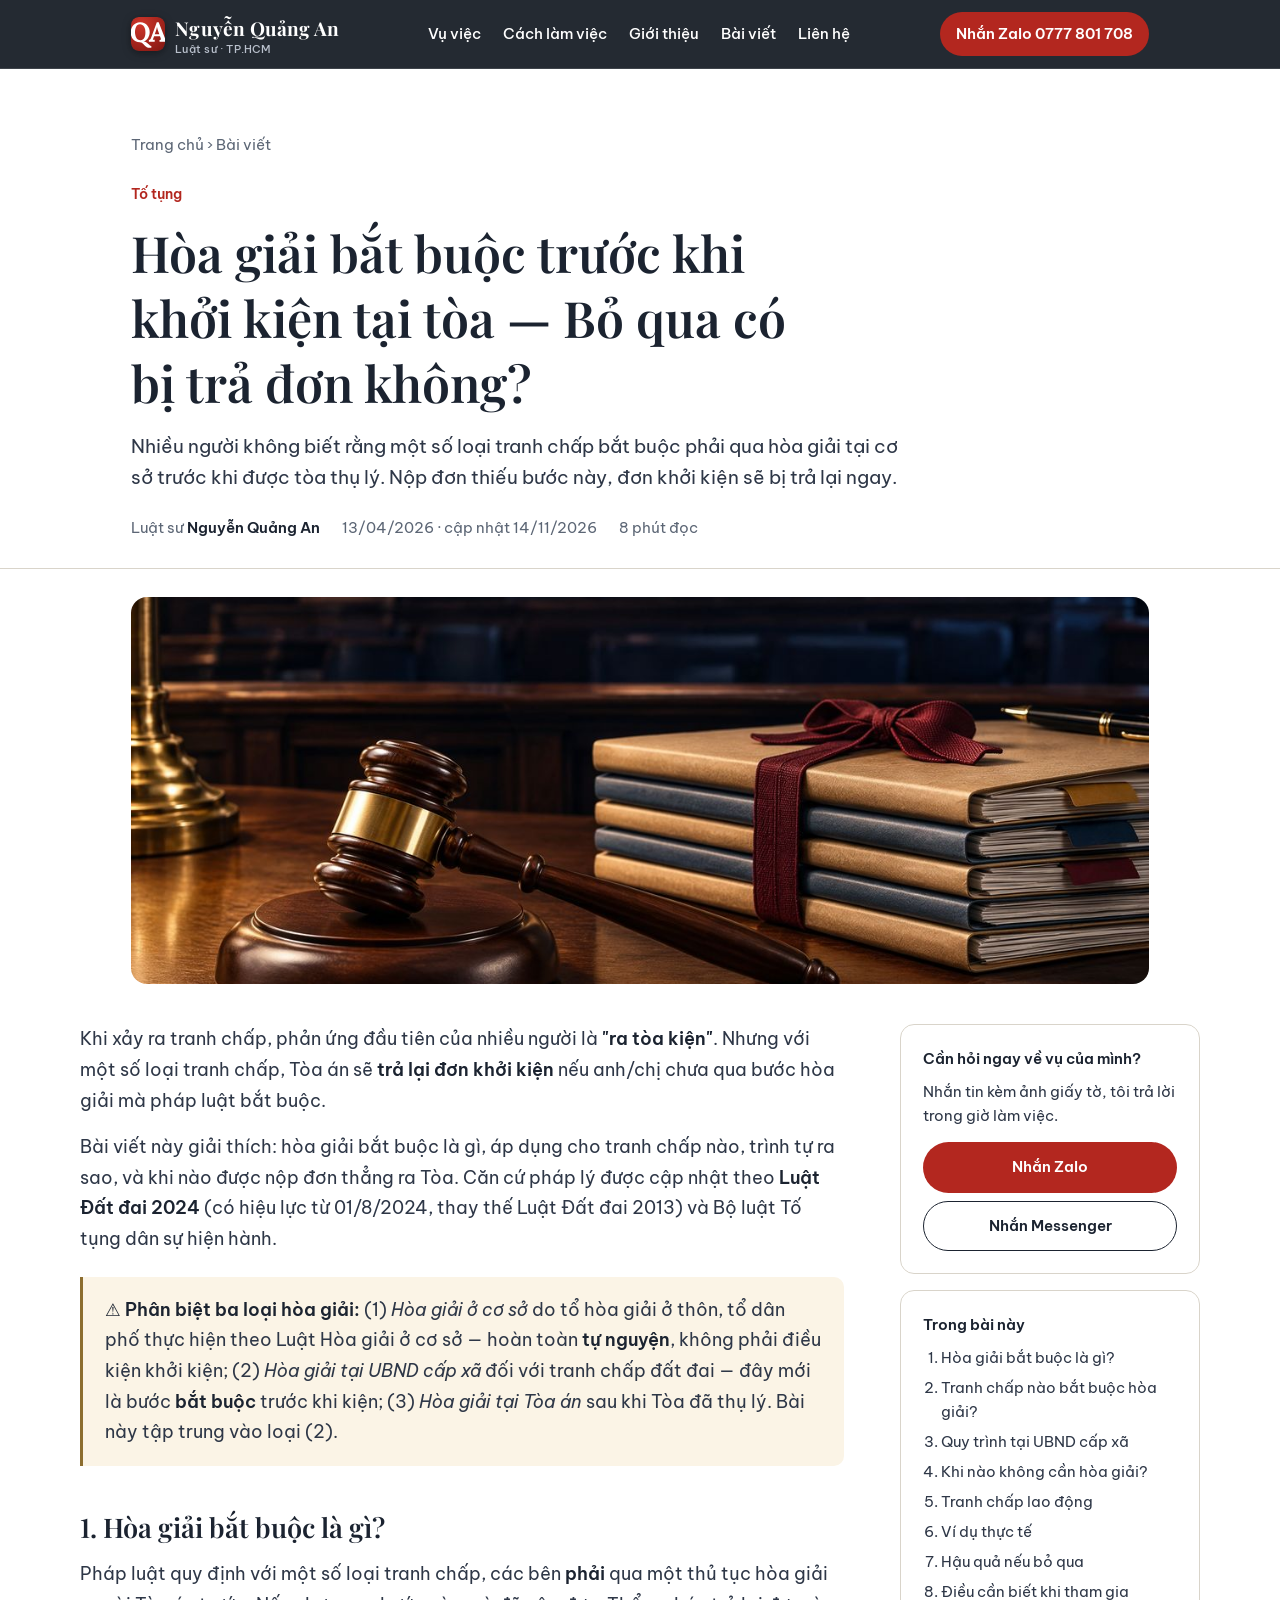
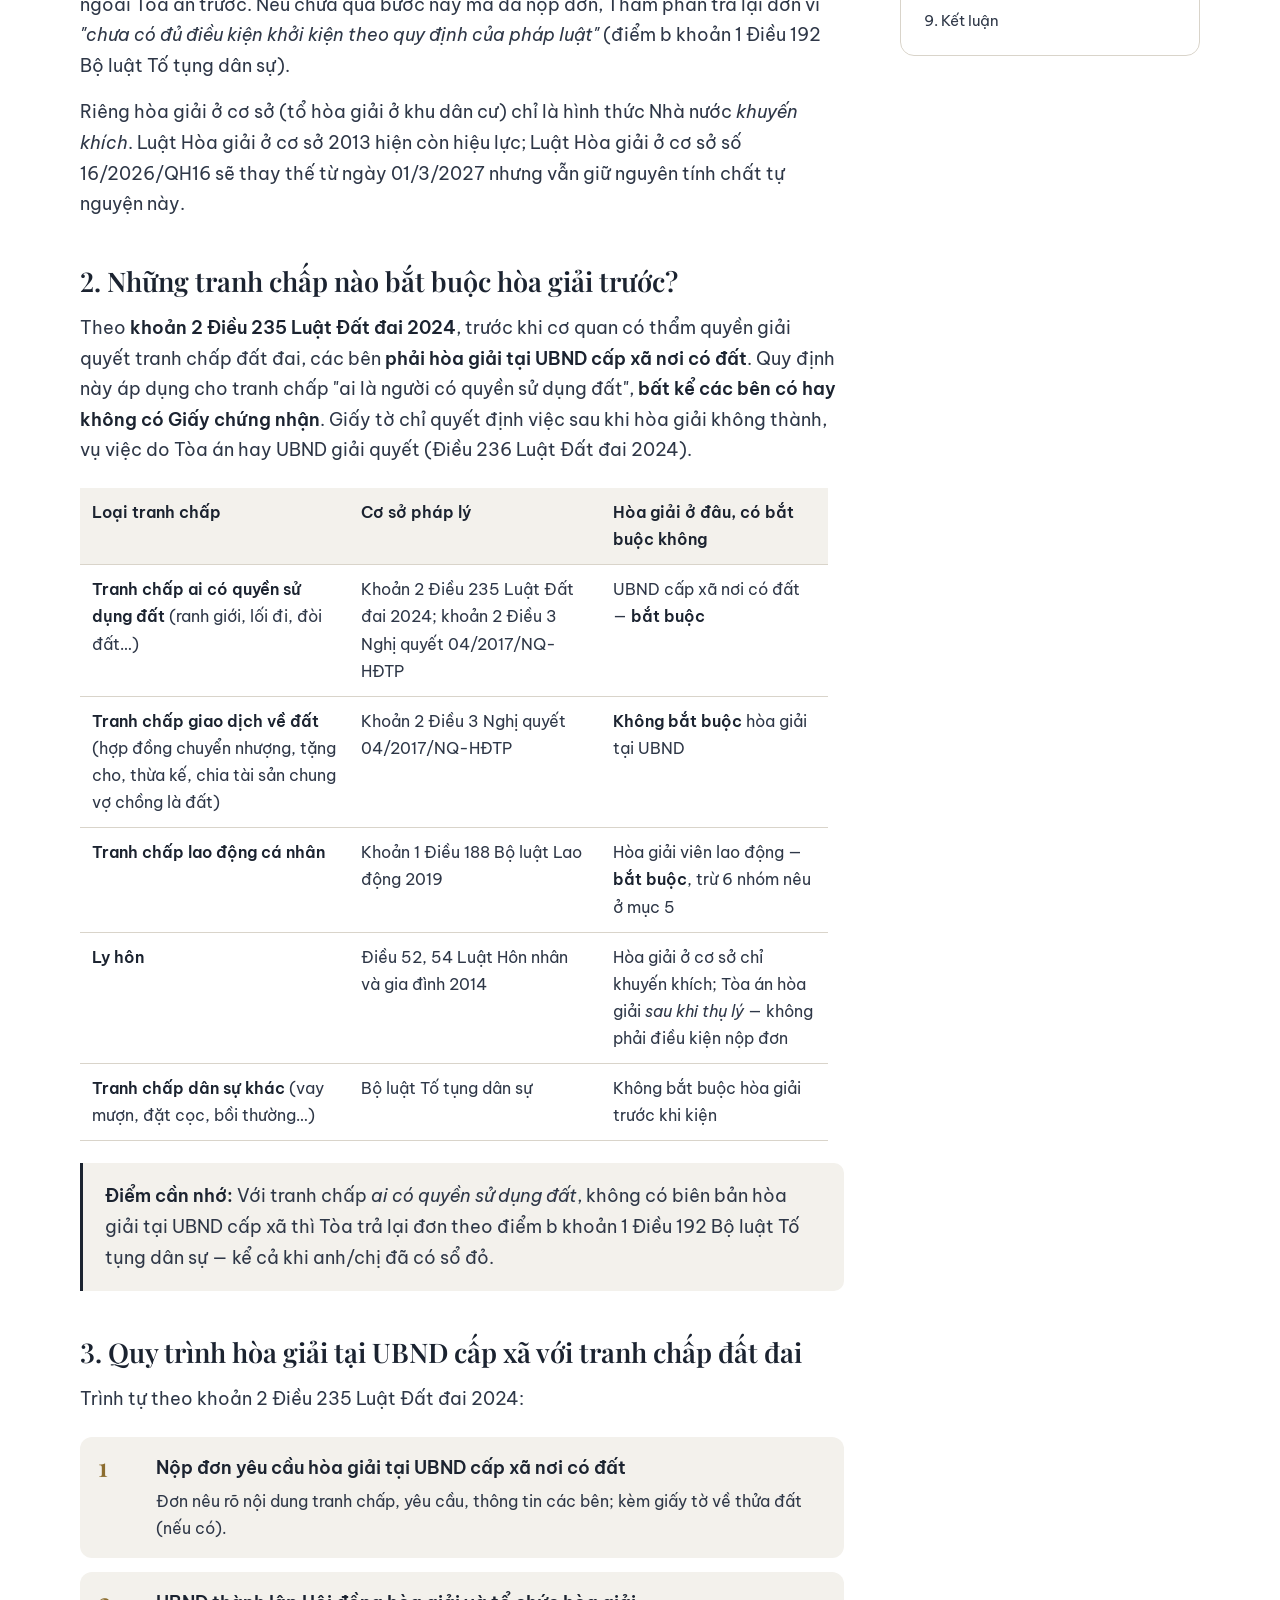
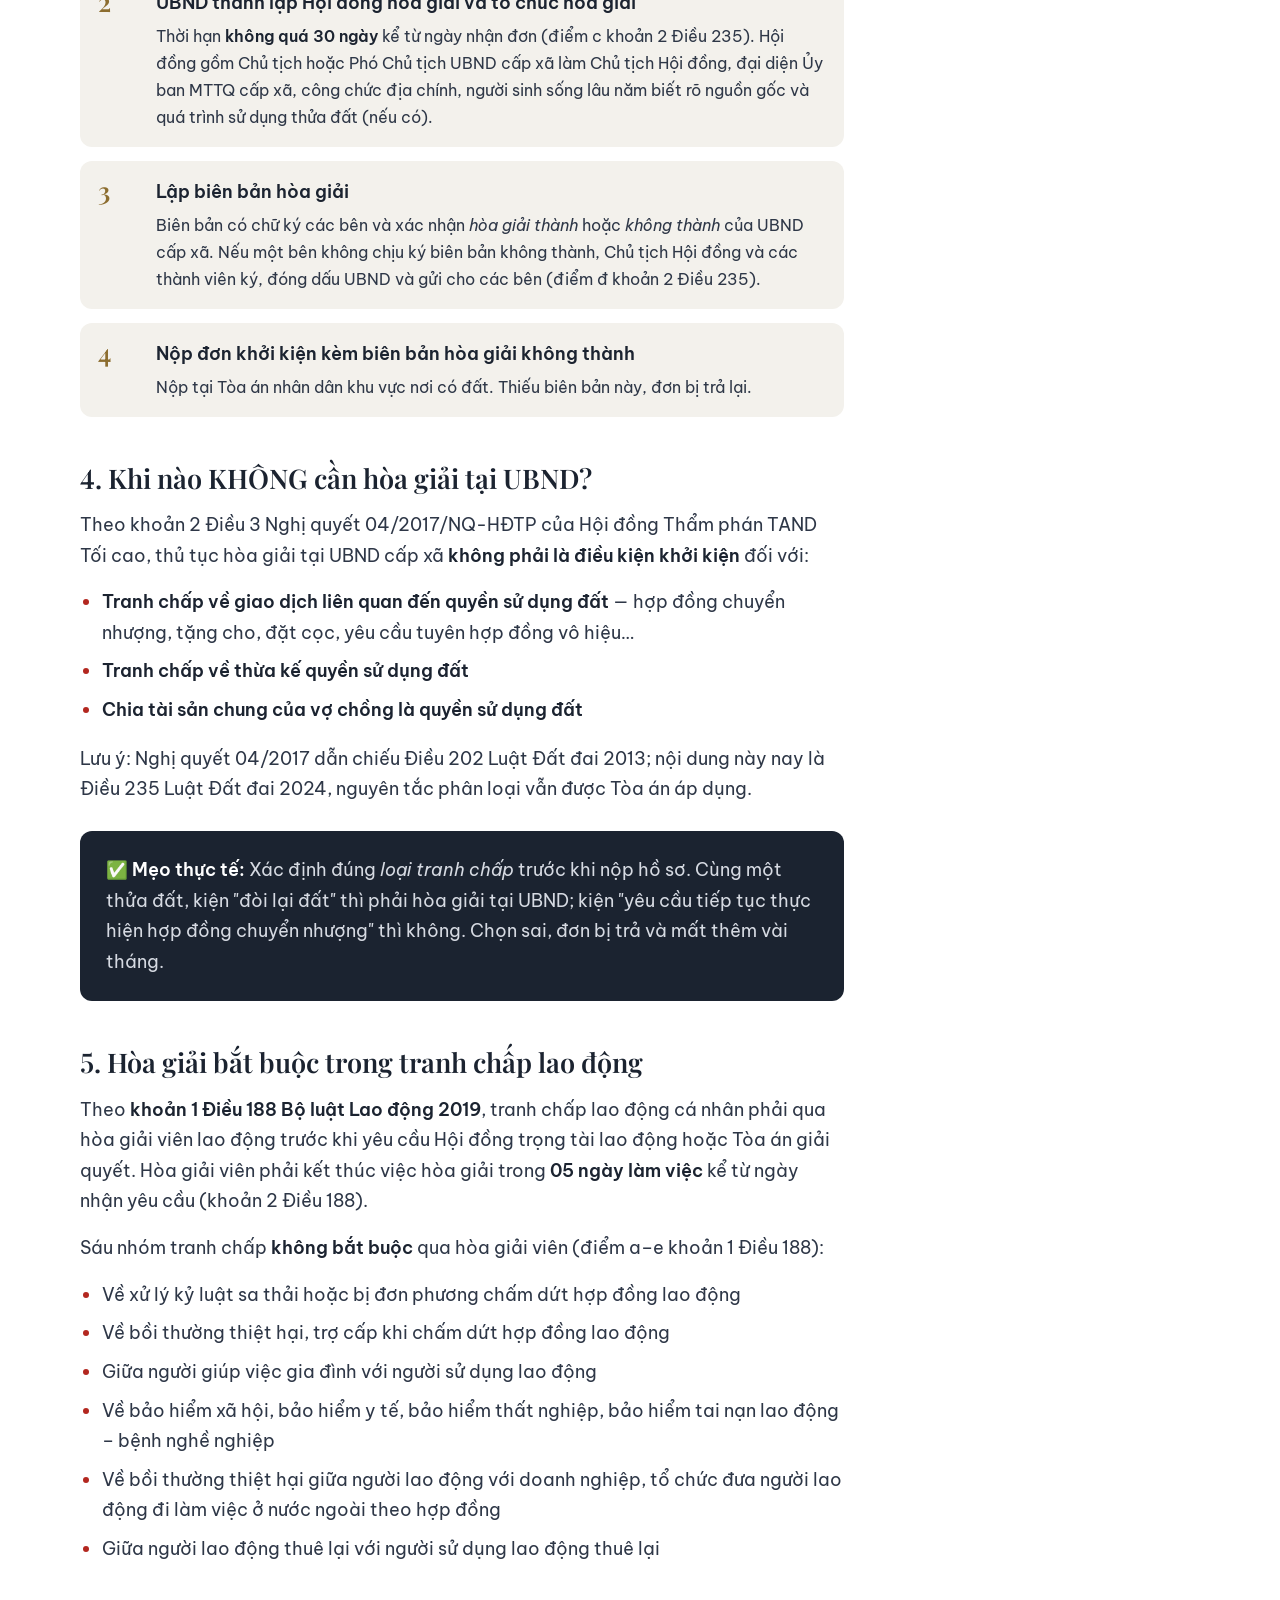
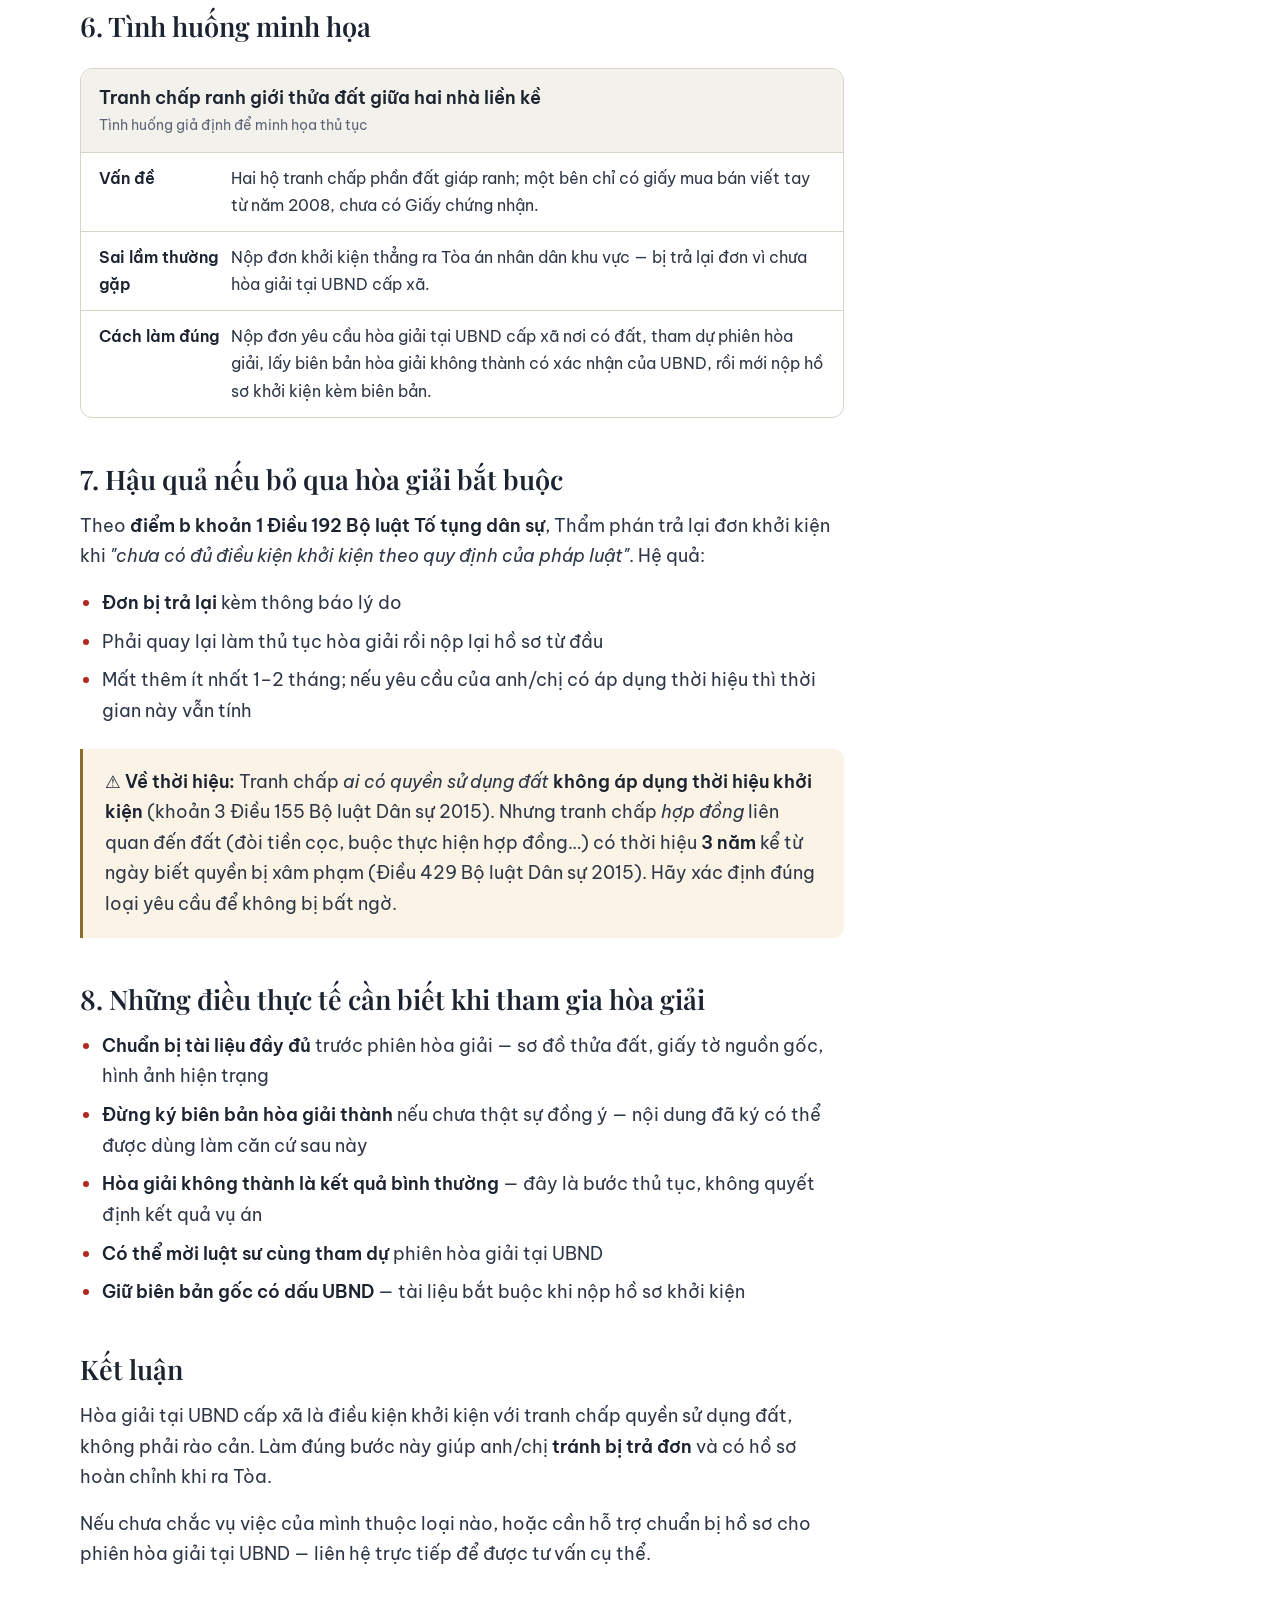
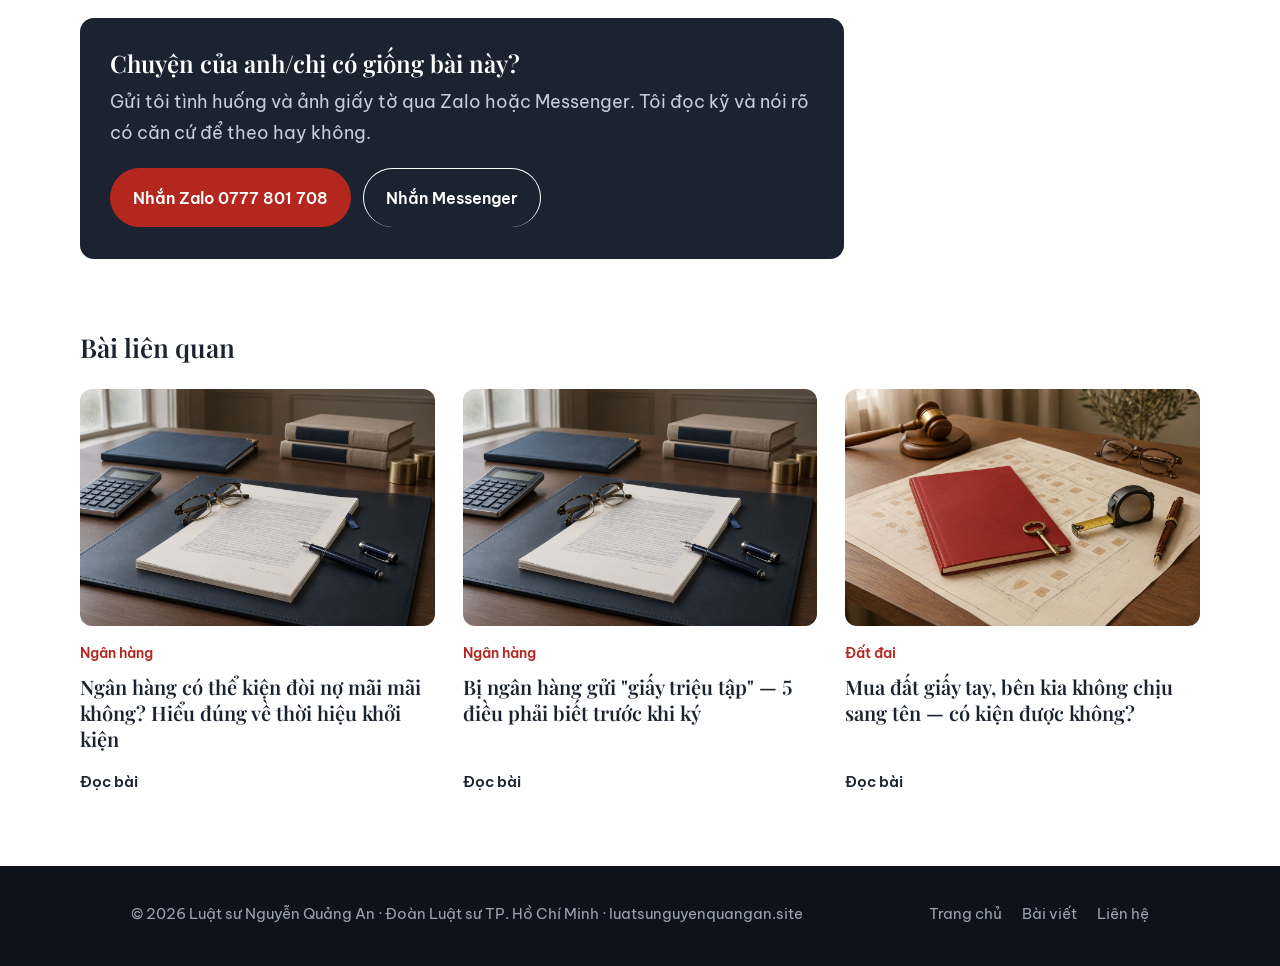
<file: hoa-giai-bat-buoc-truoc-khi-khoi-kien.html>
<!DOCTYPE html>
<html lang="vi">
<head>
<meta charset="UTF-8">
<meta name="viewport" content="width=device-width, initial-scale=1.0">
<title>Hòa giải bắt buộc trước khi khởi kiện — Bỏ qua có bị trả đơn không? | Luật sư Nguyễn Quảng An</title>
<link rel="icon" href="favicon.svg?v=2" type="image/svg+xml"><link rel="icon" href="favicon.ico?v=2" sizes="any"><link rel="apple-touch-icon" href="apple-touch-icon.png?v=2">
<meta name="description" content="Hòa giải bắt buộc trước khi khởi kiện tại tòa là gì? Những vụ án nào bắt buộc phải qua hòa giải? Bỏ qua bước này có bị tòa trả đơn không? Luật sư Nguyễn Quảng An giải thích rõ.">
<link rel="canonical" href="https://luatsunguyenquangan.site/hoa-giai-bat-buoc-truoc-khi-khoi-kien.html">
<link rel="preconnect" href="https://fonts.googleapis.com">
<link rel="preconnect" href="https://fonts.gstatic.com" crossorigin>
<link href="https://fonts.googleapis.com/css2?family=Playfair+Display:ital,wght@0,600;0,700;1,600&family=Be+Vietnam+Pro:wght@400;500;600&display=swap" rel="stylesheet">
<link rel="stylesheet" href="style.css?v=20261114f">
</head>
<body>
<header class="top dark" id="top">
  <div class="wrap">
    <a class="brand" href="index.html"><img class="mark" src="favicon.svg?v=2" alt="" width="34" height="34"><span>Nguyễn Quảng An<small>Luật sư · TP.HCM</small></span></a>
    <nav class="nav" aria-label="Chính">
      <a href="index.html#van-de">Vụ việc</a>
      <a href="index.html#cach-lam">Cách làm việc</a>
      <a href="index.html#gioi-thieu">Giới thiệu</a>
      <a href="blog.html">Bài viết</a>
      <a href="index.html#lien-he">Liên hệ</a>
    </nav>
    <a class="top-cta" href="https://zalo.me/0777801708" target="_blank" rel="noopener">Nhắn Zalo 0777 801 708</a>
    <button class="menu-btn" type="button" aria-expanded="false" aria-controls="top" onclick="var t=document.getElementById('top');var o=t.classList.toggle('open');this.setAttribute('aria-expanded',o)">Menu</button>
  </div>
</header>
<main>
<div class="art-head"><div class="wrap">
  <div class="crumb"><a href="index.html">Trang chủ</a> &rsaquo; <a href="blog.html">Bài viết</a></div>
  <span class="cat">Tố tụng</span>
  <h1>Hòa giải bắt buộc trước khi khởi kiện tại tòa — Bỏ qua có bị trả đơn không?</h1>
  <p class="sub">Nhiều người không biết rằng một số loại tranh chấp bắt buộc phải qua hòa giải tại cơ sở trước khi được tòa thụ lý. Nộp đơn thiếu bước này, đơn khởi kiện sẽ bị trả lại ngay.</p>
  <div class="meta"><span>Luật sư <b>Nguyễn Quảng An</b></span><span>13/04/2026 · cập nhật 14/11/2026</span><span>8 phút đọc</span></div>
</div></div>
<div class="wrap"><div class="art-cover"><img src="img/to-tung.jpg" alt="" width="1200" height="800"></div></div>
<div class="wrap art">
  <article class="art-body">
<p>Khi xảy ra tranh chấp, phản ứng đầu tiên của nhiều người là <strong>"ra tòa kiện"</strong>. Nhưng với một số loại tranh chấp, Tòa án sẽ <strong>trả lại đơn khởi kiện</strong> nếu anh/chị chưa qua bước hòa giải mà pháp luật bắt buộc.</p>

      <p>Bài viết này giải thích: hòa giải bắt buộc là gì, áp dụng cho tranh chấp nào, trình tự ra sao, và khi nào được nộp đơn thẳng ra Tòa. Căn cứ pháp lý được cập nhật theo <strong>Luật Đất đai 2024</strong> (có hiệu lực từ 01/8/2024, thay thế Luật Đất đai 2013) và Bộ luật Tố tụng dân sự hiện hành.</p>

      <div class="box-warning">
        <p><strong>⚠️ Phân biệt ba loại hòa giải:</strong> (1) <em>Hòa giải ở cơ sở</em> do tổ hòa giải ở thôn, tổ dân phố thực hiện theo Luật Hòa giải ở cơ sở — hoàn toàn <strong>tự nguyện</strong>, không phải điều kiện khởi kiện; (2) <em>Hòa giải tại UBND cấp xã</em> đối với tranh chấp đất đai — đây mới là bước <strong>bắt buộc</strong> trước khi kiện; (3) <em>Hòa giải tại Tòa án</em> sau khi Tòa đã thụ lý. Bài này tập trung vào loại (2).</p>
      </div>

      <h2 id="hoa-giai-la-gi">1. Hòa giải bắt buộc là gì?</h2>

      <p>Pháp luật quy định với một số loại tranh chấp, các bên <strong>phải</strong> qua một thủ tục hòa giải ngoài Tòa án trước. Nếu chưa qua bước này mà đã nộp đơn, Thẩm phán trả lại đơn vì <em>"chưa có đủ điều kiện khởi kiện theo quy định của pháp luật"</em> (điểm b khoản 1 Điều 192 Bộ luật Tố tụng dân sự).</p>

      <p>Riêng hòa giải ở cơ sở (tổ hòa giải ở khu dân cư) chỉ là hình thức Nhà nước <em>khuyến khích</em>. Luật Hòa giải ở cơ sở 2013 hiện còn hiệu lực; Luật Hòa giải ở cơ sở số 16/2026/QH16 sẽ thay thế từ ngày 01/3/2027 nhưng vẫn giữ nguyên tính chất tự nguyện này.</p>

      <h2 id="loai-tranh-chap">2. Những tranh chấp nào bắt buộc hòa giải trước?</h2>

      <p>Theo <strong>khoản 2 Điều 235 Luật Đất đai 2024</strong>, trước khi cơ quan có thẩm quyền giải quyết tranh chấp đất đai, các bên <strong>phải hòa giải tại UBND cấp xã nơi có đất</strong>. Quy định này áp dụng cho tranh chấp "ai là người có quyền sử dụng đất", <strong>bất kể các bên có hay không có Giấy chứng nhận</strong>. Giấy tờ chỉ quyết định việc sau khi hòa giải không thành, vụ việc do Tòa án hay UBND giải quyết (Điều 236 Luật Đất đai 2024).</p>

      <table class="law-table">
        <thead>
          <tr><th>Loại tranh chấp</th><th>Cơ sở pháp lý</th><th>Hòa giải ở đâu, có bắt buộc không</th></tr>
        </thead>
        <tbody>
          <tr>
            <td><strong>Tranh chấp ai có quyền sử dụng đất</strong> (ranh giới, lối đi, đòi đất…)</td>
            <td>Khoản 2 Điều 235 Luật Đất đai 2024; khoản 2 Điều 3 Nghị quyết 04/2017/NQ-HĐTP</td>
            <td>UBND cấp xã nơi có đất — <strong>bắt buộc</strong></td>
          </tr>
          <tr>
            <td><strong>Tranh chấp giao dịch về đất</strong> (hợp đồng chuyển nhượng, tặng cho, thừa kế, chia tài sản chung vợ chồng là đất)</td>
            <td>Khoản 2 Điều 3 Nghị quyết 04/2017/NQ-HĐTP</td>
            <td><strong>Không bắt buộc</strong> hòa giải tại UBND</td>
          </tr>
          <tr>
            <td><strong>Tranh chấp lao động cá nhân</strong></td>
            <td>Khoản 1 Điều 188 Bộ luật Lao động 2019</td>
            <td>Hòa giải viên lao động — <strong>bắt buộc</strong>, trừ 6 nhóm nêu ở mục 5</td>
          </tr>
          <tr>
            <td><strong>Ly hôn</strong></td>
            <td>Điều 52, 54 Luật Hôn nhân và gia đình 2014</td>
            <td>Hòa giải ở cơ sở chỉ khuyến khích; Tòa án hòa giải <em>sau khi thụ lý</em> — không phải điều kiện nộp đơn</td>
          </tr>
          <tr>
            <td><strong>Tranh chấp dân sự khác</strong> (vay mượn, đặt cọc, bồi thường…)</td>
            <td>Bộ luật Tố tụng dân sự</td>
            <td>Không bắt buộc hòa giải trước khi kiện</td>
          </tr>
        </tbody>
      </table>

      <div class="box-info">
        <p><strong>Điểm cần nhớ:</strong> Với tranh chấp <em>ai có quyền sử dụng đất</em>, không có biên bản hòa giải tại UBND cấp xã thì Tòa trả lại đơn theo điểm b khoản 1 Điều 192 Bộ luật Tố tụng dân sự — kể cả khi anh/chị đã có sổ đỏ.</p>
      </div>

      <h2 id="quy-trinh">3. Quy trình hòa giải tại UBND cấp xã với tranh chấp đất đai</h2>

      <p>Trình tự theo khoản 2 Điều 235 Luật Đất đai 2024:</p>

      <div class="steps">
        <div class="step">
          <div class="step-num">1</div>
          <div class="step-body">
            <div class="step-title">Nộp đơn yêu cầu hòa giải tại UBND cấp xã nơi có đất</div>
            <div class="step-desc">Đơn nêu rõ nội dung tranh chấp, yêu cầu, thông tin các bên; kèm giấy tờ về thửa đất (nếu có).</div>
          </div>
        </div>
        <div class="step">
          <div class="step-num">2</div>
          <div class="step-body">
            <div class="step-title">UBND thành lập Hội đồng hòa giải và tổ chức hòa giải</div>
            <div class="step-desc">Thời hạn <strong>không quá 30 ngày</strong> kể từ ngày nhận đơn (điểm c khoản 2 Điều 235). Hội đồng gồm Chủ tịch hoặc Phó Chủ tịch UBND cấp xã làm Chủ tịch Hội đồng, đại diện Ủy ban MTTQ cấp xã, công chức địa chính, người sinh sống lâu năm biết rõ nguồn gốc và quá trình sử dụng thửa đất (nếu có).</div>
          </div>
        </div>
        <div class="step">
          <div class="step-num">3</div>
          <div class="step-body">
            <div class="step-title">Lập biên bản hòa giải</div>
            <div class="step-desc">Biên bản có chữ ký các bên và xác nhận <em>hòa giải thành</em> hoặc <em>không thành</em> của UBND cấp xã. Nếu một bên không chịu ký biên bản không thành, Chủ tịch Hội đồng và các thành viên ký, đóng dấu UBND và gửi cho các bên (điểm đ khoản 2 Điều 235).</div>
          </div>
        </div>
        <div class="step">
          <div class="step-num">4</div>
          <div class="step-body">
            <div class="step-title">Nộp đơn khởi kiện kèm biên bản hòa giải không thành</div>
            <div class="step-desc">Nộp tại Tòa án nhân dân khu vực nơi có đất. Thiếu biên bản này, đơn bị trả lại.</div>
          </div>
        </div>
      </div>

      <h2 id="truong-hop-khong-bat-buoc">4. Khi nào KHÔNG cần hòa giải tại UBND?</h2>

      <p>Theo khoản 2 Điều 3 Nghị quyết 04/2017/NQ-HĐTP của Hội đồng Thẩm phán TAND Tối cao, thủ tục hòa giải tại UBND cấp xã <strong>không phải là điều kiện khởi kiện</strong> đối với:</p>

      <ul>
        <li><strong>Tranh chấp về giao dịch liên quan đến quyền sử dụng đất</strong> — hợp đồng chuyển nhượng, tặng cho, đặt cọc, yêu cầu tuyên hợp đồng vô hiệu…</li>
        <li><strong>Tranh chấp về thừa kế quyền sử dụng đất</strong></li>
        <li><strong>Chia tài sản chung của vợ chồng là quyền sử dụng đất</strong></li>
      </ul>

      <p>Lưu ý: Nghị quyết 04/2017 dẫn chiếu Điều 202 Luật Đất đai 2013; nội dung này nay là Điều 235 Luật Đất đai 2024, nguyên tắc phân loại vẫn được Tòa án áp dụng.</p>

      <div class="box-success">
        <p><strong>✅ Mẹo thực tế:</strong> Xác định đúng <em>loại tranh chấp</em> trước khi nộp hồ sơ. Cùng một thửa đất, kiện "đòi lại đất" thì phải hòa giải tại UBND; kiện "yêu cầu tiếp tục thực hiện hợp đồng chuyển nhượng" thì không. Chọn sai, đơn bị trả và mất thêm vài tháng.</p>
      </div>

      <h2 id="tranh-chap-lao-dong">5. Hòa giải bắt buộc trong tranh chấp lao động</h2>

      <p>Theo <strong>khoản 1 Điều 188 Bộ luật Lao động 2019</strong>, tranh chấp lao động cá nhân phải qua hòa giải viên lao động trước khi yêu cầu Hội đồng trọng tài lao động hoặc Tòa án giải quyết. Hòa giải viên phải kết thúc việc hòa giải trong <strong>05 ngày làm việc</strong> kể từ ngày nhận yêu cầu (khoản 2 Điều 188).</p>

      <p>Sáu nhóm tranh chấp <strong>không bắt buộc</strong> qua hòa giải viên (điểm a–e khoản 1 Điều 188):</p>

      <ul>
        <li>Về xử lý kỷ luật sa thải hoặc bị đơn phương chấm dứt hợp đồng lao động</li>
        <li>Về bồi thường thiệt hại, trợ cấp khi chấm dứt hợp đồng lao động</li>
        <li>Giữa người giúp việc gia đình với người sử dụng lao động</li>
        <li>Về bảo hiểm xã hội, bảo hiểm y tế, bảo hiểm thất nghiệp, bảo hiểm tai nạn lao động – bệnh nghề nghiệp</li>
        <li>Về bồi thường thiệt hại giữa người lao động với doanh nghiệp, tổ chức đưa người lao động đi làm việc ở nước ngoài theo hợp đồng</li>
        <li>Giữa người lao động thuê lại với người sử dụng lao động thuê lại</li>
      </ul>

      <h2 id="vi-du-thuc-te">6. Tình huống minh họa</h2>

      <div class="case-box">
        <div class="case-box-header">
          <div class="case-icon"></div>
          <div>
            <div class="case-title">Tranh chấp ranh giới thửa đất giữa hai nhà liền kề</div>
            <div class="case-subtitle">Tình huống giả định để minh họa thủ tục</div>
          </div>
        </div>
        <div class="case-row"><div class="case-label">Vấn đề</div><div class="case-value">Hai hộ tranh chấp phần đất giáp ranh; một bên chỉ có giấy mua bán viết tay từ năm 2008, chưa có Giấy chứng nhận.</div></div>
        <div class="case-row"><div class="case-label">Sai lầm thường gặp</div><div class="case-value">Nộp đơn khởi kiện thẳng ra Tòa án nhân dân khu vực — bị trả lại đơn vì chưa hòa giải tại UBND cấp xã.</div></div>
        <div class="case-row"><div class="case-label">Cách làm đúng</div><div class="case-value">Nộp đơn yêu cầu hòa giải tại UBND cấp xã nơi có đất, tham dự phiên hòa giải, lấy biên bản hòa giải không thành có xác nhận của UBND, rồi mới nộp hồ sơ khởi kiện kèm biên bản.</div></div>
      </div>

      <h2 id="hau-qua-bo-qua">7. Hậu quả nếu bỏ qua hòa giải bắt buộc</h2>

      <p>Theo <strong>điểm b khoản 1 Điều 192 Bộ luật Tố tụng dân sự</strong>, Thẩm phán trả lại đơn khởi kiện khi <em>"chưa có đủ điều kiện khởi kiện theo quy định của pháp luật"</em>. Hệ quả:</p>

      <ul>
        <li><strong>Đơn bị trả lại</strong> kèm thông báo lý do</li>
        <li>Phải quay lại làm thủ tục hòa giải rồi nộp lại hồ sơ từ đầu</li>
        <li>Mất thêm ít nhất 1–2 tháng; nếu yêu cầu của anh/chị có áp dụng thời hiệu thì thời gian này vẫn tính</li>
      </ul>

      <div class="box-warning">
        <p><strong>⚠️ Về thời hiệu:</strong> Tranh chấp <em>ai có quyền sử dụng đất</em> <strong>không áp dụng thời hiệu khởi kiện</strong> (khoản 3 Điều 155 Bộ luật Dân sự 2015). Nhưng tranh chấp <em>hợp đồng</em> liên quan đến đất (đòi tiền cọc, buộc thực hiện hợp đồng…) có thời hiệu <strong>3 năm</strong> kể từ ngày biết quyền bị xâm phạm (Điều 429 Bộ luật Dân sự 2015). Hãy xác định đúng loại yêu cầu để không bị bất ngờ.</p>
      </div>

      <h2 id="nhung-dieu-can-biet">8. Những điều thực tế cần biết khi tham gia hòa giải</h2>

      <ul>
        <li><strong>Chuẩn bị tài liệu đầy đủ</strong> trước phiên hòa giải — sơ đồ thửa đất, giấy tờ nguồn gốc, hình ảnh hiện trạng</li>
        <li><strong>Đừng ký biên bản hòa giải thành</strong> nếu chưa thật sự đồng ý — nội dung đã ký có thể được dùng làm căn cứ sau này</li>
        <li><strong>Hòa giải không thành là kết quả bình thường</strong> — đây là bước thủ tục, không quyết định kết quả vụ án</li>
        <li><strong>Có thể mời luật sư cùng tham dự</strong> phiên hòa giải tại UBND</li>
        <li><strong>Giữ biên bản gốc có dấu UBND</strong> — tài liệu bắt buộc khi nộp hồ sơ khởi kiện</li>
      </ul>

      <h2 id="ket-luan">Kết luận</h2>

      <p>Hòa giải tại UBND cấp xã là điều kiện khởi kiện với tranh chấp quyền sử dụng đất, không phải rào cản. Làm đúng bước này giúp anh/chị <strong>tránh bị trả đơn</strong> và có hồ sơ hoàn chỉnh khi ra Tòa.</p>

      <p>Nếu chưa chắc vụ việc của mình thuộc loại nào, hoặc cần hỗ trợ chuẩn bị hồ sơ cho phiên hòa giải tại UBND — liên hệ trực tiếp để được tư vấn cụ thể.</p>

      <!-- CTA -->
    <div class="art-cta">
      <h3>Chuyện của anh/chị có giống bài này?</h3>
      <p>Gửi tôi tình huống và ảnh giấy tờ qua Zalo hoặc Messenger. Tôi đọc kỹ và nói rõ có căn cứ để theo hay không.</p>
      <div class="cta-row">
        <a class="btn btn-seal" href="https://zalo.me/0777801708" target="_blank" rel="noopener">Nhắn Zalo 0777 801 708</a>
        <a class="btn btn-line" href="https://m.me/61588220735976" target="_blank" rel="noopener">Nhắn Messenger</a>
      </div>
    </div>
  </article>
  <aside class="art-aside">
    <div class="aside-card">
      <h4>Cần hỏi ngay về vụ của mình?</h4>
      <p>Nhắn tin kèm ảnh giấy tờ, tôi trả lời trong giờ làm việc.</p>
      <a class="btn btn-seal" href="https://zalo.me/0777801708" target="_blank" rel="noopener">Nhắn Zalo</a>
      <a class="btn btn-line" href="https://m.me/61588220735976" target="_blank" rel="noopener">Nhắn Messenger</a>
    </div>
    <div class="aside-card"><h4>Trong bài này</h4><ol>
        <li><a href="#hoa-giai-la-gi">Hòa giải bắt buộc là gì?</a></li>
        <li><a href="#loai-tranh-chap">Tranh chấp nào bắt buộc hòa giải?</a></li>
        <li><a href="#quy-trinh">Quy trình tại UBND cấp xã</a></li>
        <li><a href="#truong-hop-khong-bat-buoc">Khi nào không cần hòa giải?</a></li>
        <li><a href="#tranh-chap-lao-dong">Tranh chấp lao động</a></li>
        <li><a href="#vi-du-thuc-te">Ví dụ thực tế</a></li>
        <li><a href="#hau-qua-bo-qua">Hậu quả nếu bỏ qua</a></li>
        <li><a href="#nhung-dieu-can-biet">Điều cần biết khi tham gia</a></li>
        <li><a href="#ket-luan">Kết luận</a></li>
      </ol></div>
  </aside>
</div>
<section class="art-more wrap" aria-labelledby="h-more">
  <h2 id="h-more">Bài liên quan</h2>
  <div class="posts">
    <article class="post"><a class="thumb" href="thoi-hieu-khoi-kien-no-ngan-hang.html" tabindex="-1" aria-hidden="true"><img src="img/ngan-hang.jpg" alt="" loading="lazy" width="1200" height="800"></a><span class="cat">Ngân hàng</span><h3><a href="thoi-hieu-khoi-kien-no-ngan-hang.html">Ngân hàng có thể kiện đòi nợ mãi mãi không? Hiểu đúng về thời hiệu khởi kiện</a></h3><a class="read" href="thoi-hieu-khoi-kien-no-ngan-hang.html">Đọc bài</a></article>
    <article class="post"><a class="thumb" href="bi-ngan-hang-goi-len-lam-viec-5-dieu-phai-biet.html" tabindex="-1" aria-hidden="true"><img src="img/ngan-hang.jpg" alt="" loading="lazy" width="1200" height="800"></a><span class="cat">Ngân hàng</span><h3><a href="bi-ngan-hang-goi-len-lam-viec-5-dieu-phai-biet.html">Bị ngân hàng gửi "giấy triệu tập" — 5 điều phải biết trước khi ký</a></h3><a class="read" href="bi-ngan-hang-goi-len-lam-viec-5-dieu-phai-biet.html">Đọc bài</a></article>
    <article class="post"><a class="thumb" href="mua-dat-giay-tay-khong-sang-ten-co-kien-duoc-khong.html" tabindex="-1" aria-hidden="true"><img src="img/dat-dai.jpg" alt="" loading="lazy" width="1200" height="800"></a><span class="cat">Đất đai</span><h3><a href="mua-dat-giay-tay-khong-sang-ten-co-kien-duoc-khong.html">Mua đất giấy tay, bên kia không chịu sang tên — có kiện được không?</a></h3><a class="read" href="mua-dat-giay-tay-khong-sang-ten-co-kien-duoc-khong.html">Đọc bài</a></article>
  </div>
</section>
</main>
<footer class="foot dark">
  <div class="wrap">
    <div>© 2026 Luật sư Nguyễn Quảng An · Đoàn Luật sư TP. Hồ Chí Minh · luatsunguyenquangan.site</div>
    <nav aria-label="Chân trang"><a href="index.html">Trang chủ</a><a href="blog.html">Bài viết</a><a href="index.html#lien-he">Liên hệ</a></nav>
  </div>
</footer>
<div class="bar" aria-label="Liên hệ nhanh">
  <a class="btn btn-seal" href="https://zalo.me/0777801708" target="_blank" rel="noopener">Nhắn Zalo</a>
  <a class="btn btn-line" href="https://m.me/61588220735976" target="_blank" rel="noopener">Messenger</a>
</div>
</body>
</html>
</file>
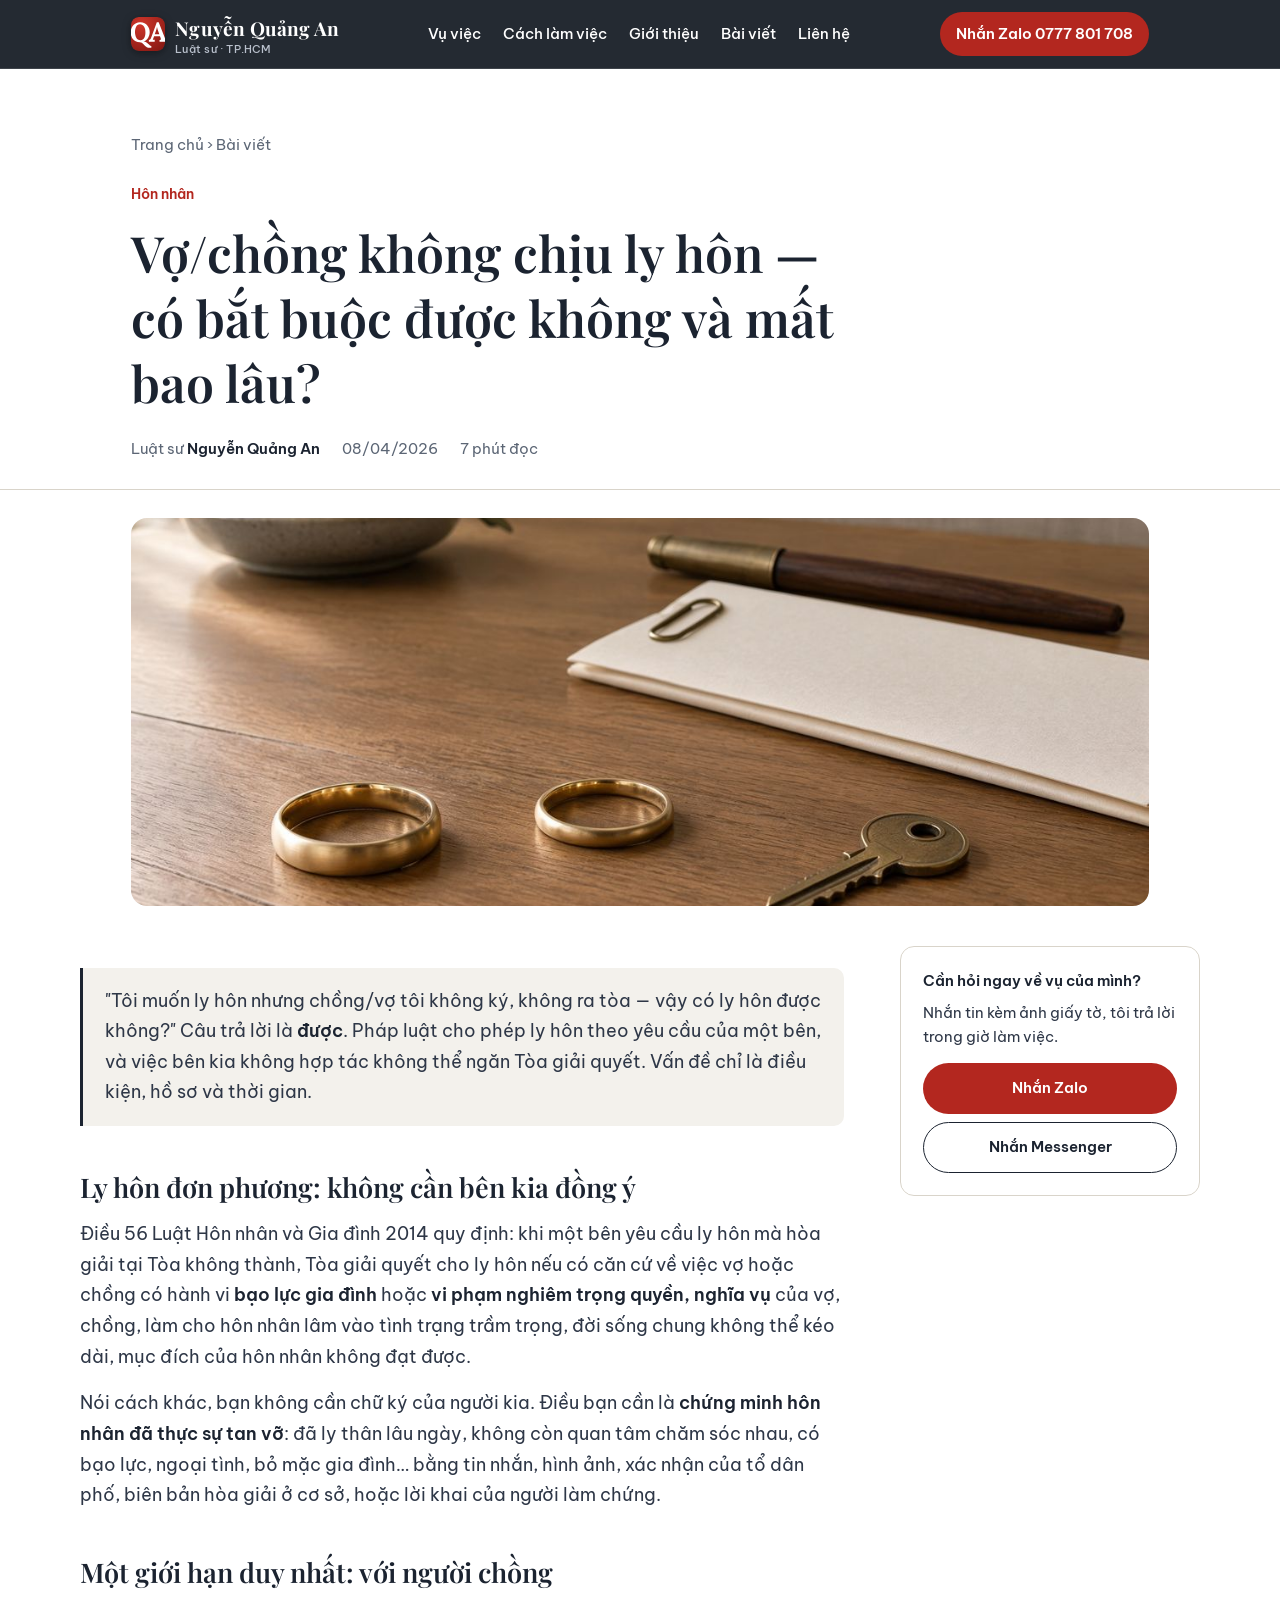
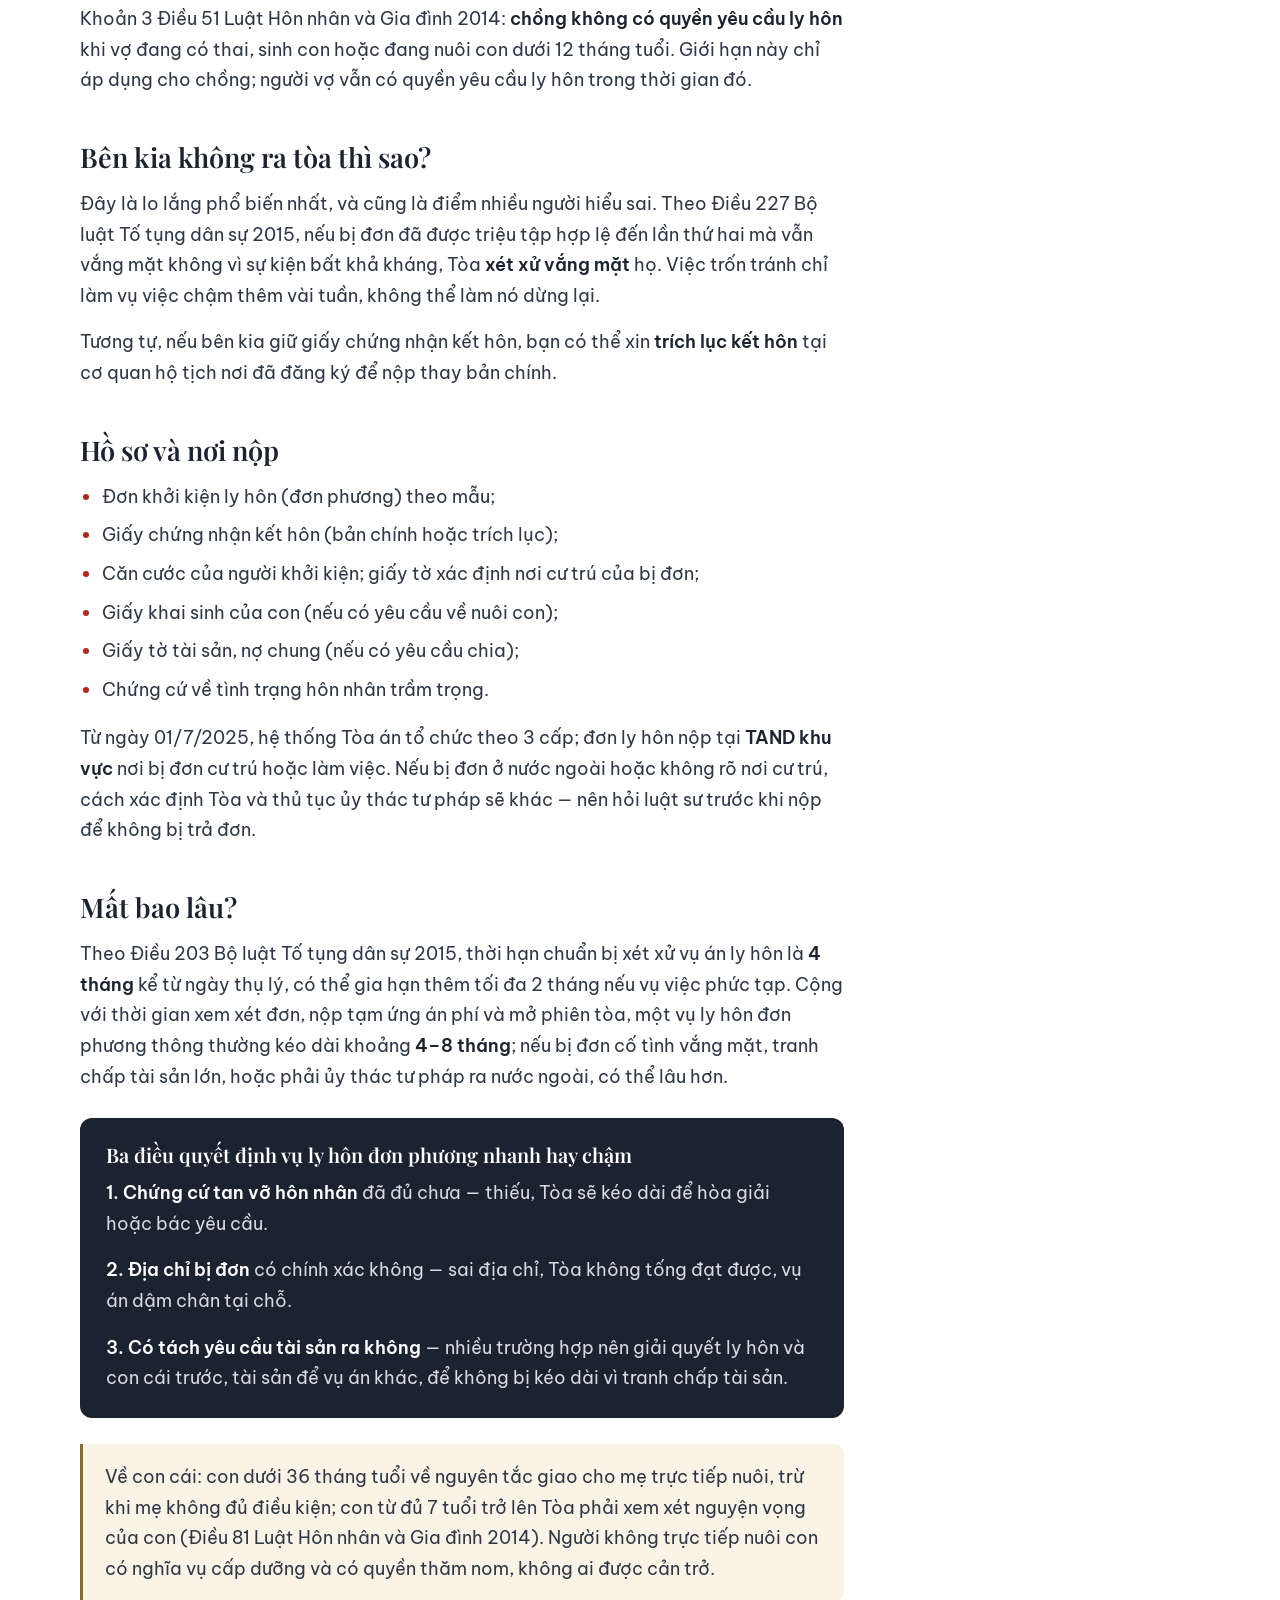
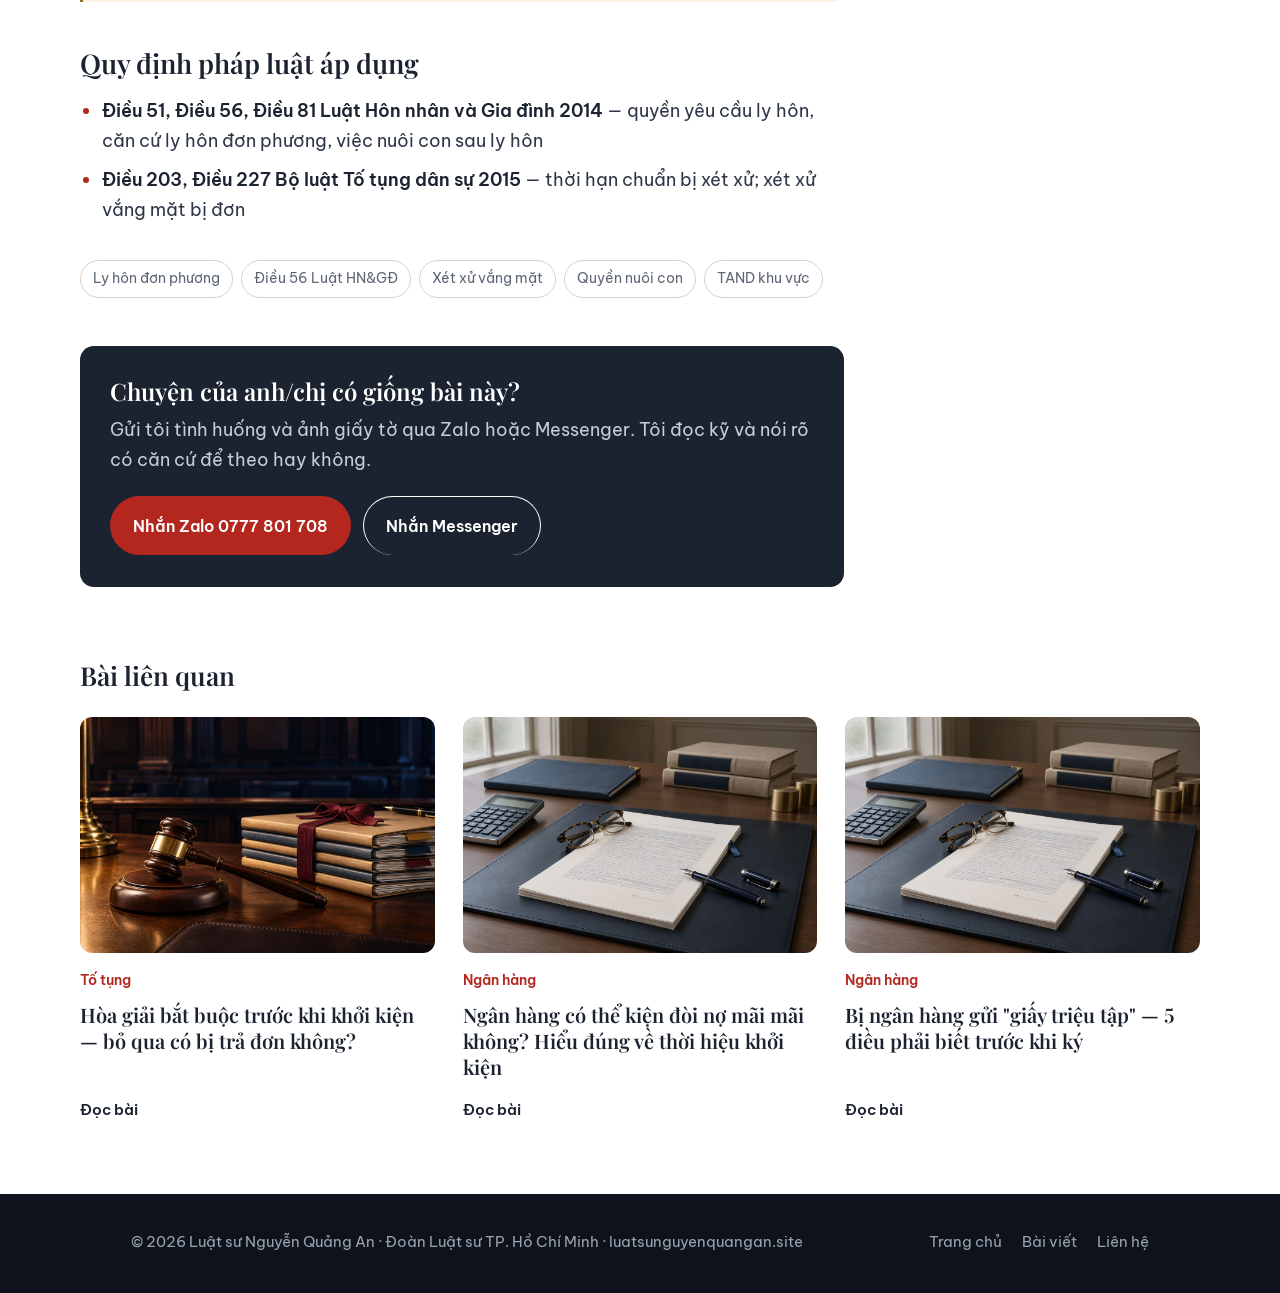
<file: ly-hon-don-phuong-khi-vo-chong-khong-dong-y.html>
<!DOCTYPE html>
<html lang="vi">
<head>
<meta charset="UTF-8">
<meta name="viewport" content="width=device-width, initial-scale=1.0">
<title>Vợ/chồng không chịu ly hôn — có bắt buộc được không và mất bao lâu? – Luật sư Nguyễn Quảng An</title>
<link rel="icon" href="favicon.svg?v=2" type="image/svg+xml"><link rel="icon" href="favicon.ico?v=2" sizes="any"><link rel="apple-touch-icon" href="apple-touch-icon.png?v=2">
<meta name="description" content="Ly hôn đơn phương không cần bên kia đồng ý theo Điều 56 Luật HN&GĐ 2014. Bị đơn vắng mặt vẫn xét xử. Hồ sơ, nơi nộp (TAND khu vực) và thời gian giải quyết 4–8 tháng.">
<link rel="canonical" href="https://luatsunguyenquangan.site/ly-hon-don-phuong-khi-vo-chong-khong-dong-y.html">
<link rel="preconnect" href="https://fonts.googleapis.com">
<link rel="preconnect" href="https://fonts.gstatic.com" crossorigin>
<link href="https://fonts.googleapis.com/css2?family=Playfair+Display:ital,wght@0,600;0,700;1,600&family=Be+Vietnam+Pro:wght@400;500;600&display=swap" rel="stylesheet">
<link rel="stylesheet" href="style.css?v=20261114f">
</head>
<body>
<header class="top dark" id="top">
  <div class="wrap">
    <a class="brand" href="index.html"><img class="mark" src="favicon.svg?v=2" alt="" width="34" height="34"><span>Nguyễn Quảng An<small>Luật sư · TP.HCM</small></span></a>
    <nav class="nav" aria-label="Chính">
      <a href="index.html#van-de">Vụ việc</a>
      <a href="index.html#cach-lam">Cách làm việc</a>
      <a href="index.html#gioi-thieu">Giới thiệu</a>
      <a href="blog.html">Bài viết</a>
      <a href="index.html#lien-he">Liên hệ</a>
    </nav>
    <a class="top-cta" href="https://zalo.me/0777801708" target="_blank" rel="noopener">Nhắn Zalo 0777 801 708</a>
    <button class="menu-btn" type="button" aria-expanded="false" aria-controls="top" onclick="var t=document.getElementById('top');var o=t.classList.toggle('open');this.setAttribute('aria-expanded',o)">Menu</button>
  </div>
</header>
<main>
<div class="art-head"><div class="wrap">
  <div class="crumb"><a href="index.html">Trang chủ</a> &rsaquo; <a href="blog.html">Bài viết</a></div>
  <span class="cat">Hôn nhân</span>
  <h1>Vợ/chồng không chịu ly hôn — có bắt buộc được không và mất bao lâu?</h1>
  
  <div class="meta"><span>Luật sư <b>Nguyễn Quảng An</b></span><span>08/04/2026</span><span>7 phút đọc</span></div>
</div></div>
<div class="wrap"><div class="art-cover"><img src="img/hon-nhan.jpg" alt="" width="1200" height="800"></div></div>
<div class="wrap art">
  <article class="art-body">
<div class="highlight-box"><p>"Tôi muốn ly hôn nhưng chồng/vợ tôi không ký, không ra tòa — vậy có ly hôn được không?" Câu trả lời là <strong>được</strong>. Pháp luật cho phép ly hôn theo yêu cầu của một bên, và việc bên kia không hợp tác không thể ngăn Tòa giải quyết. Vấn đề chỉ là điều kiện, hồ sơ và thời gian.</p></div>
<h2>Ly hôn đơn phương: không cần bên kia đồng ý</h2>
<p>Điều 56 Luật Hôn nhân và Gia đình 2014 quy định: khi một bên yêu cầu ly hôn mà hòa giải tại Tòa không thành, Tòa giải quyết cho ly hôn nếu có căn cứ về việc vợ hoặc chồng có hành vi <strong>bạo lực gia đình</strong> hoặc <strong>vi phạm nghiêm trọng quyền, nghĩa vụ</strong> của vợ, chồng, làm cho hôn nhân lâm vào tình trạng trầm trọng, đời sống chung không thể kéo dài, mục đích của hôn nhân không đạt được.</p>
<p>Nói cách khác, bạn không cần chữ ký của người kia. Điều bạn cần là <strong>chứng minh hôn nhân đã thực sự tan vỡ</strong>: đã ly thân lâu ngày, không còn quan tâm chăm sóc nhau, có bạo lực, ngoại tình, bỏ mặc gia đình… bằng tin nhắn, hình ảnh, xác nhận của tổ dân phố, biên bản hòa giải ở cơ sở, hoặc lời khai của người làm chứng.</p>
<h2>Một giới hạn duy nhất: với người chồng</h2>
<p>Khoản 3 Điều 51 Luật Hôn nhân và Gia đình 2014: <strong>chồng không có quyền yêu cầu ly hôn</strong> khi vợ đang có thai, sinh con hoặc đang nuôi con dưới 12 tháng tuổi. Giới hạn này chỉ áp dụng cho chồng; người vợ vẫn có quyền yêu cầu ly hôn trong thời gian đó.</p>
<h2>Bên kia không ra tòa thì sao?</h2>
<p>Đây là lo lắng phổ biến nhất, và cũng là điểm nhiều người hiểu sai. Theo Điều 227 Bộ luật Tố tụng dân sự 2015, nếu bị đơn đã được triệu tập hợp lệ đến lần thứ hai mà vẫn vắng mặt không vì sự kiện bất khả kháng, Tòa <strong>xét xử vắng mặt</strong> họ. Việc trốn tránh chỉ làm vụ việc chậm thêm vài tuần, không thể làm nó dừng lại.</p>
<p>Tương tự, nếu bên kia giữ giấy chứng nhận kết hôn, bạn có thể xin <strong>trích lục kết hôn</strong> tại cơ quan hộ tịch nơi đã đăng ký để nộp thay bản chính.</p>
<h2>Hồ sơ và nơi nộp</h2>
<ul>
<li>Đơn khởi kiện ly hôn (đơn phương) theo mẫu;</li>
<li>Giấy chứng nhận kết hôn (bản chính hoặc trích lục);</li>
<li>Căn cước của người khởi kiện; giấy tờ xác định nơi cư trú của bị đơn;</li>
<li>Giấy khai sinh của con (nếu có yêu cầu về nuôi con);</li>
<li>Giấy tờ tài sản, nợ chung (nếu có yêu cầu chia);</li>
<li>Chứng cứ về tình trạng hôn nhân trầm trọng.</li>
</ul>
<p>Từ ngày 01/7/2025, hệ thống Tòa án tổ chức theo 3 cấp; đơn ly hôn nộp tại <strong>TAND khu vực</strong> nơi bị đơn cư trú hoặc làm việc. Nếu bị đơn ở nước ngoài hoặc không rõ nơi cư trú, cách xác định Tòa và thủ tục ủy thác tư pháp sẽ khác — nên hỏi luật sư trước khi nộp để không bị trả đơn.</p>
<h2>Mất bao lâu?</h2>
<p>Theo Điều 203 Bộ luật Tố tụng dân sự 2015, thời hạn chuẩn bị xét xử vụ án ly hôn là <strong>4 tháng</strong> kể từ ngày thụ lý, có thể gia hạn thêm tối đa 2 tháng nếu vụ việc phức tạp. Cộng với thời gian xem xét đơn, nộp tạm ứng án phí và mở phiên tòa, một vụ ly hôn đơn phương thông thường kéo dài khoảng <strong>4–8 tháng</strong>; nếu bị đơn cố tình vắng mặt, tranh chấp tài sản lớn, hoặc phải ủy thác tư pháp ra nước ngoài, có thể lâu hơn.</p>
<div class="verdict-box">
<h3>Ba điều quyết định vụ ly hôn đơn phương nhanh hay chậm</h3>
<p><strong>1. Chứng cứ tan vỡ hôn nhân</strong> đã đủ chưa — thiếu, Tòa sẽ kéo dài để hòa giải hoặc bác yêu cầu.</p>
<p><strong>2. Địa chỉ bị đơn</strong> có chính xác không — sai địa chỉ, Tòa không tống đạt được, vụ án dậm chân tại chỗ.</p>
<p><strong>3. Có tách yêu cầu tài sản ra không</strong> — nhiều trường hợp nên giải quyết ly hôn và con cái trước, tài sản để vụ án khác, để không bị kéo dài vì tranh chấp tài sản.</p>
</div>
<div class="gold-box"><p>Về con cái: con dưới 36 tháng tuổi về nguyên tắc giao cho mẹ trực tiếp nuôi, trừ khi mẹ không đủ điều kiện; con từ đủ 7 tuổi trở lên Tòa phải xem xét nguyện vọng của con (Điều 81 Luật Hôn nhân và Gia đình 2014). Người không trực tiếp nuôi con có nghĩa vụ cấp dưỡng và có quyền thăm nom, không ai được cản trở.</p></div>
<h2>Quy định pháp luật áp dụng</h2>
<ul>
<li><strong>Điều 51, Điều 56, Điều 81 Luật Hôn nhân và Gia đình 2014</strong> — quyền yêu cầu ly hôn, căn cứ ly hôn đơn phương, việc nuôi con sau ly hôn</li>
<li><strong>Điều 203, Điều 227 Bộ luật Tố tụng dân sự 2015</strong> — thời hạn chuẩn bị xét xử; xét xử vắng mặt bị đơn</li>
</ul>
<div class="tags-wrap">
<span class="tag">Ly hôn đơn phương</span>
<span class="tag">Điều 56 Luật HN&amp;GĐ</span>
<span class="tag">Xét xử vắng mặt</span>
<span class="tag">Quyền nuôi con</span>
<span class="tag">TAND khu vực</span>
</div>
    <div class="art-cta">
      <h3>Chuyện của anh/chị có giống bài này?</h3>
      <p>Gửi tôi tình huống và ảnh giấy tờ qua Zalo hoặc Messenger. Tôi đọc kỹ và nói rõ có căn cứ để theo hay không.</p>
      <div class="cta-row">
        <a class="btn btn-seal" href="https://zalo.me/0777801708" target="_blank" rel="noopener">Nhắn Zalo 0777 801 708</a>
        <a class="btn btn-line" href="https://m.me/61588220735976" target="_blank" rel="noopener">Nhắn Messenger</a>
      </div>
    </div>
  </article>
  <aside class="art-aside">
    <div class="aside-card">
      <h4>Cần hỏi ngay về vụ của mình?</h4>
      <p>Nhắn tin kèm ảnh giấy tờ, tôi trả lời trong giờ làm việc.</p>
      <a class="btn btn-seal" href="https://zalo.me/0777801708" target="_blank" rel="noopener">Nhắn Zalo</a>
      <a class="btn btn-line" href="https://m.me/61588220735976" target="_blank" rel="noopener">Nhắn Messenger</a>
    </div>
    
  </aside>
</div>
<section class="art-more wrap" aria-labelledby="h-more">
  <h2 id="h-more">Bài liên quan</h2>
  <div class="posts">
    <article class="post"><a class="thumb" href="hoa-giai-bat-buoc-truoc-khi-khoi-kien.html" tabindex="-1" aria-hidden="true"><img src="img/to-tung.jpg" alt="" loading="lazy" width="1200" height="800"></a><span class="cat">Tố tụng</span><h3><a href="hoa-giai-bat-buoc-truoc-khi-khoi-kien.html">Hòa giải bắt buộc trước khi khởi kiện — bỏ qua có bị trả đơn không?</a></h3><a class="read" href="hoa-giai-bat-buoc-truoc-khi-khoi-kien.html">Đọc bài</a></article>
    <article class="post"><a class="thumb" href="thoi-hieu-khoi-kien-no-ngan-hang.html" tabindex="-1" aria-hidden="true"><img src="img/ngan-hang.jpg" alt="" loading="lazy" width="1200" height="800"></a><span class="cat">Ngân hàng</span><h3><a href="thoi-hieu-khoi-kien-no-ngan-hang.html">Ngân hàng có thể kiện đòi nợ mãi mãi không? Hiểu đúng về thời hiệu khởi kiện</a></h3><a class="read" href="thoi-hieu-khoi-kien-no-ngan-hang.html">Đọc bài</a></article>
    <article class="post"><a class="thumb" href="bi-ngan-hang-goi-len-lam-viec-5-dieu-phai-biet.html" tabindex="-1" aria-hidden="true"><img src="img/ngan-hang.jpg" alt="" loading="lazy" width="1200" height="800"></a><span class="cat">Ngân hàng</span><h3><a href="bi-ngan-hang-goi-len-lam-viec-5-dieu-phai-biet.html">Bị ngân hàng gửi "giấy triệu tập" — 5 điều phải biết trước khi ký</a></h3><a class="read" href="bi-ngan-hang-goi-len-lam-viec-5-dieu-phai-biet.html">Đọc bài</a></article>
  </div>
</section>
</main>
<footer class="foot dark">
  <div class="wrap">
    <div>© 2026 Luật sư Nguyễn Quảng An · Đoàn Luật sư TP. Hồ Chí Minh · luatsunguyenquangan.site</div>
    <nav aria-label="Chân trang"><a href="index.html">Trang chủ</a><a href="blog.html">Bài viết</a><a href="index.html#lien-he">Liên hệ</a></nav>
  </div>
</footer>
<div class="bar" aria-label="Liên hệ nhanh">
  <a class="btn btn-seal" href="https://zalo.me/0777801708" target="_blank" rel="noopener">Nhắn Zalo</a>
  <a class="btn btn-line" href="https://m.me/61588220735976" target="_blank" rel="noopener">Messenger</a>
</div>
</body>
</html>
</file>
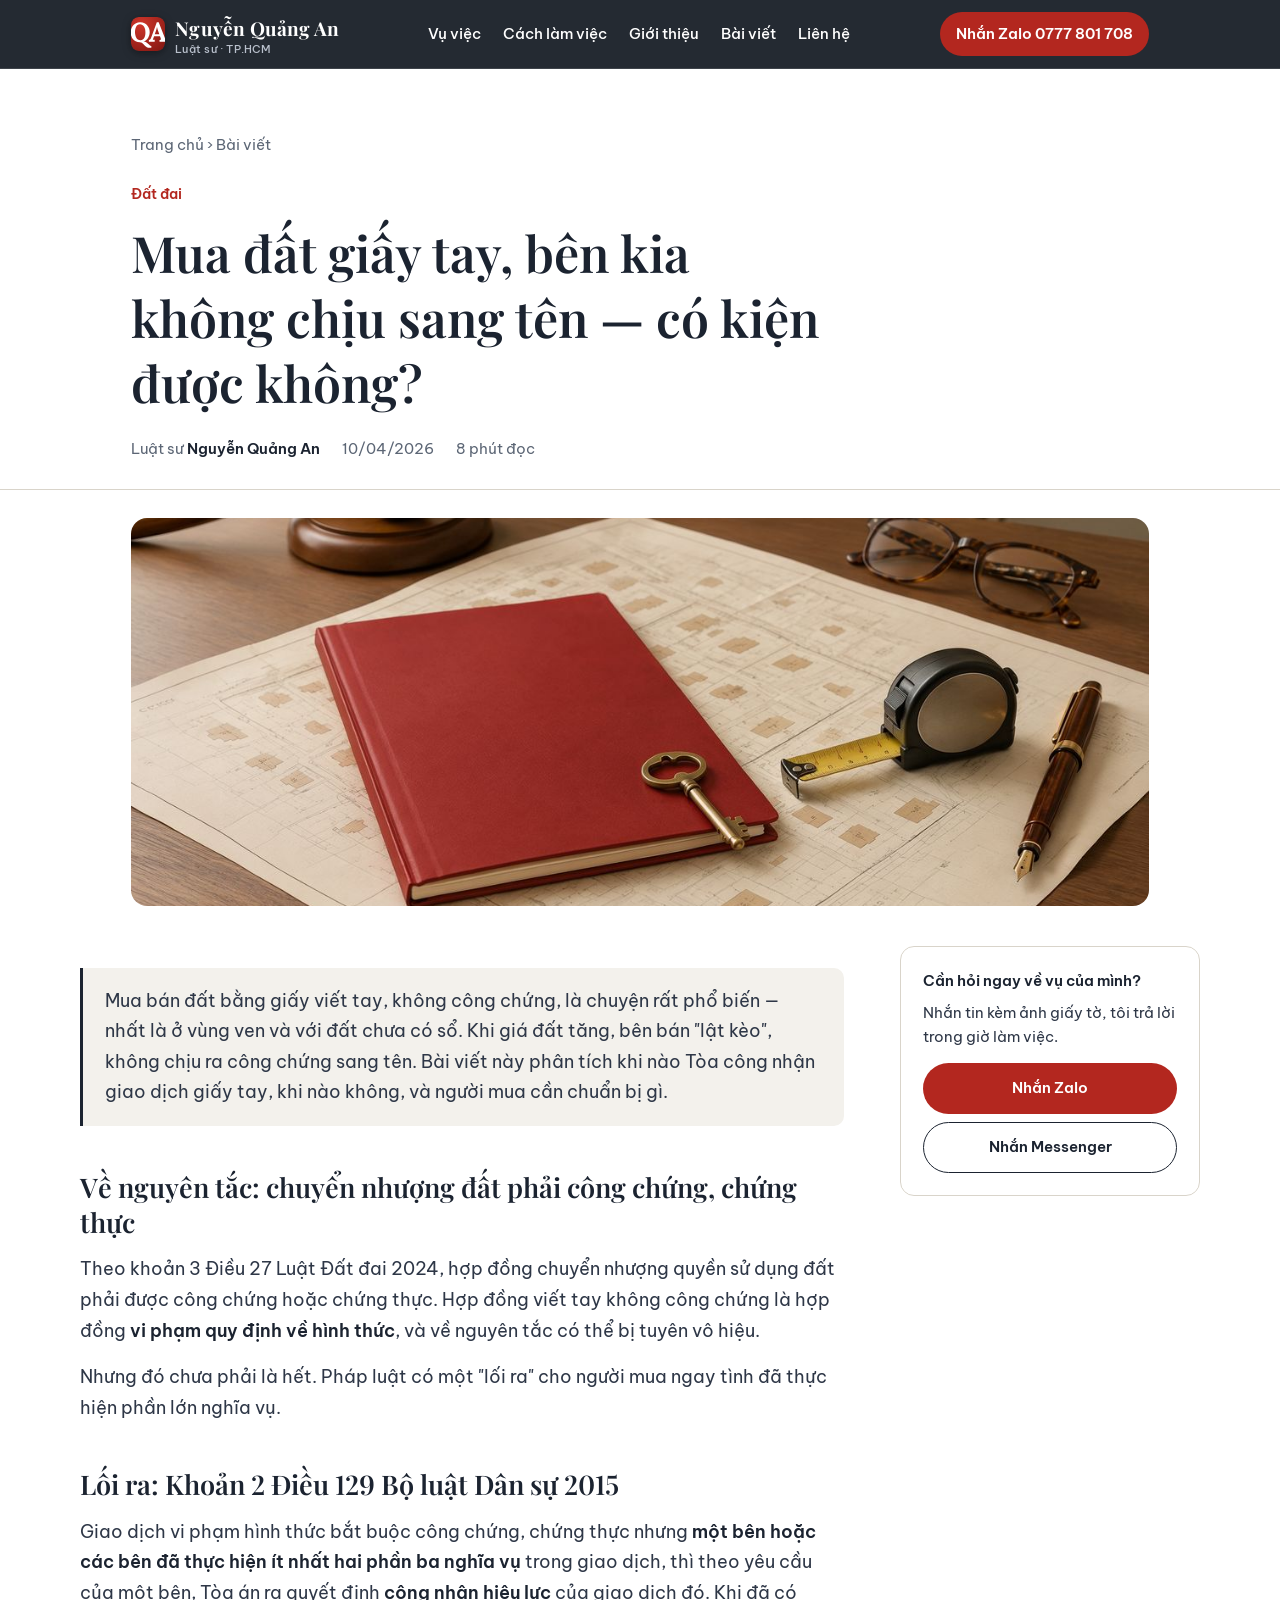
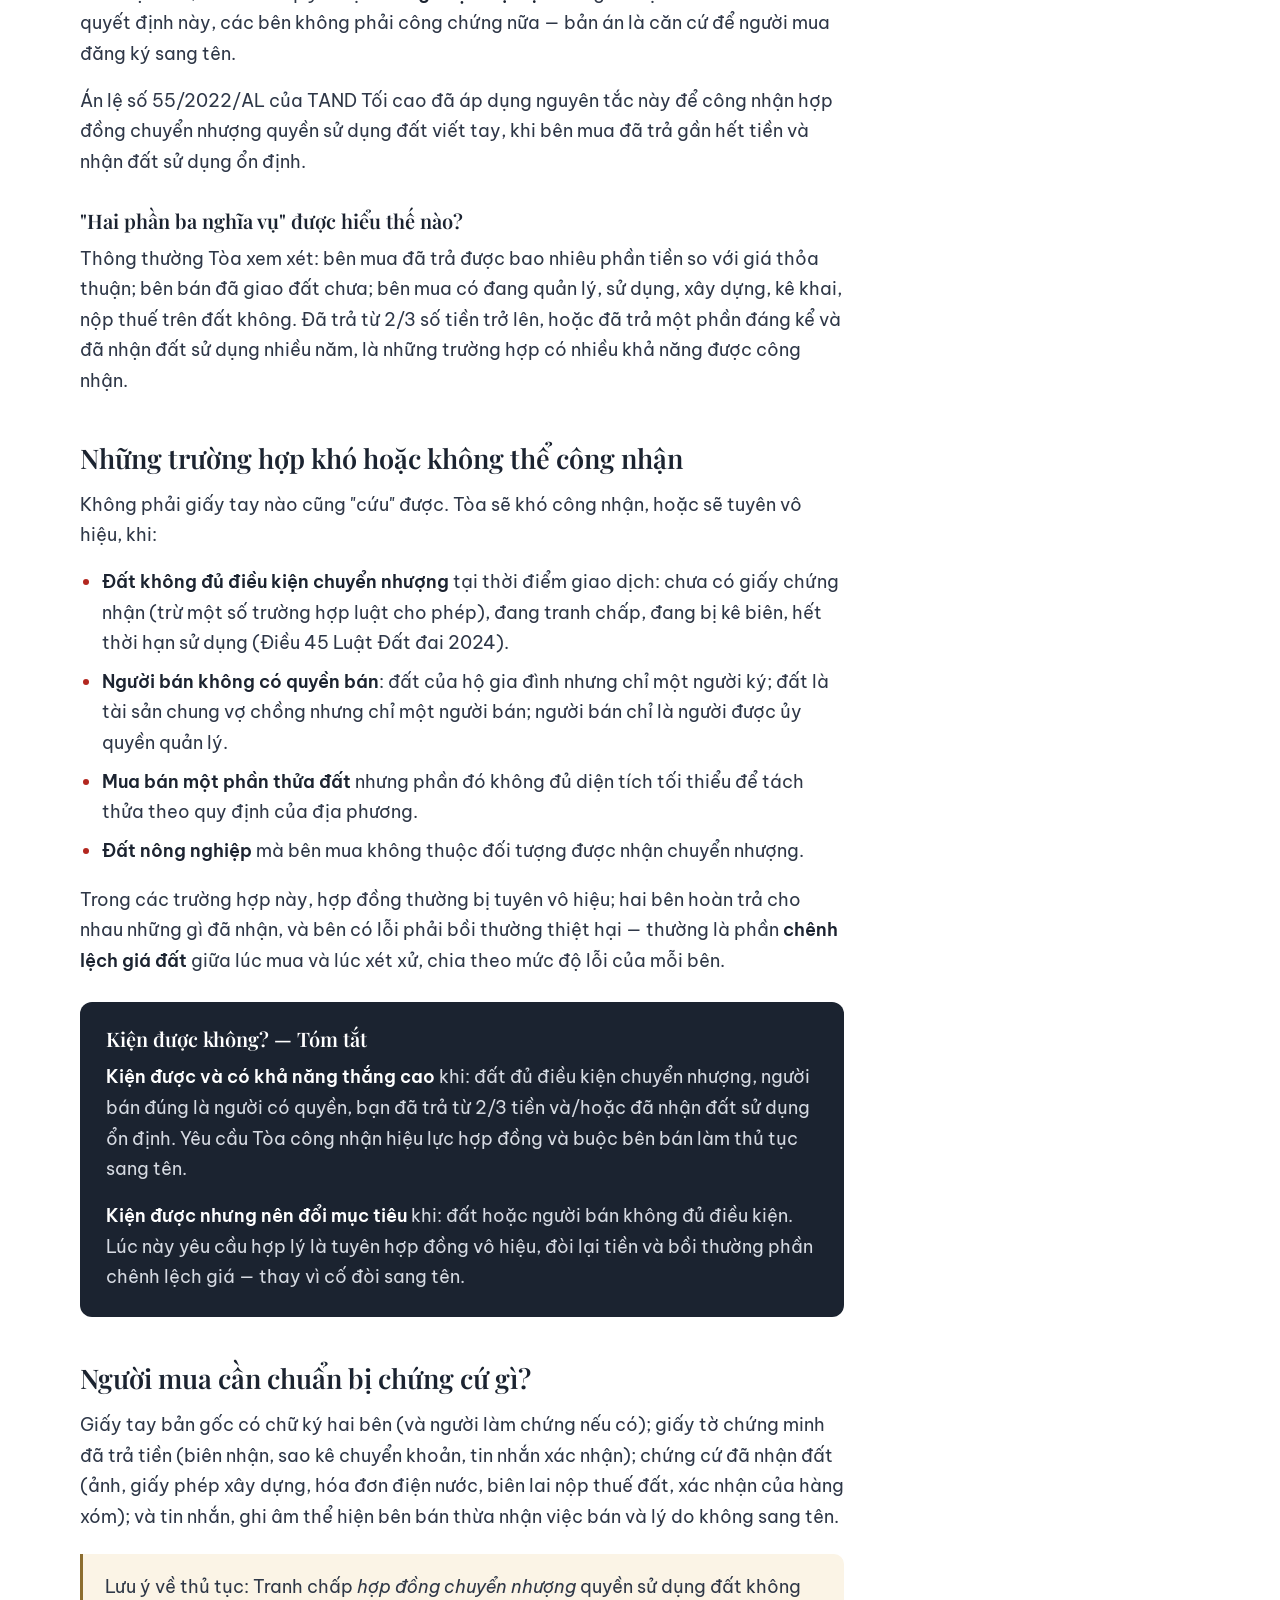
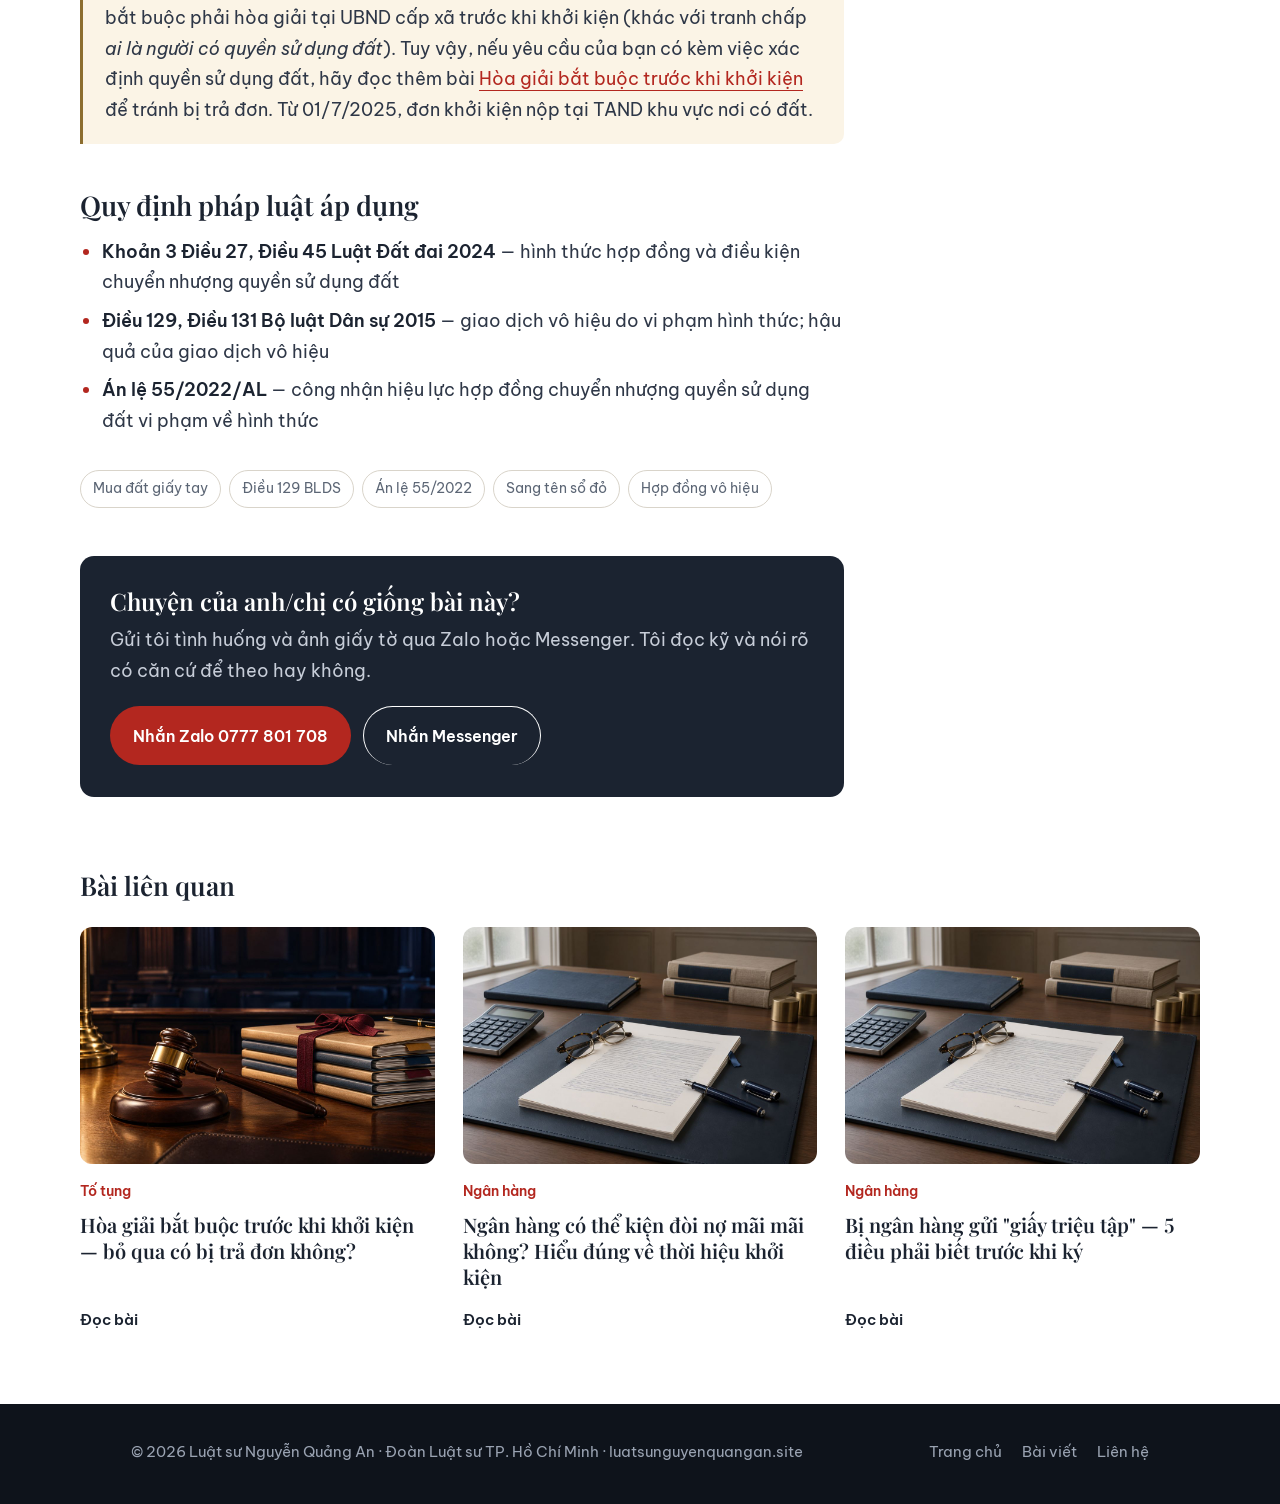
<file: mua-dat-giay-tay-khong-sang-ten-co-kien-duoc-khong.html>
<!DOCTYPE html>
<html lang="vi">
<head>
<meta charset="UTF-8">
<meta name="viewport" content="width=device-width, initial-scale=1.0">
<title>Mua đất giấy tay, bên kia không chịu sang tên — có kiện được không? – Luật sư Nguyễn Quảng An</title>
<link rel="icon" href="favicon.svg?v=2" type="image/svg+xml"><link rel="icon" href="favicon.ico?v=2" sizes="any"><link rel="apple-touch-icon" href="apple-touch-icon.png?v=2">
<meta name="description" content="Hợp đồng mua bán đất viết tay không công chứng vẫn có thể được Tòa công nhận theo khoản 2 Điều 129 BLDS 2015 và Án lệ 55/2022 nếu đã thực hiện 2/3 nghĩa vụ. Khi nào kiện được, khi nào không.">
<link rel="canonical" href="https://luatsunguyenquangan.site/mua-dat-giay-tay-khong-sang-ten-co-kien-duoc-khong.html">
<link rel="preconnect" href="https://fonts.googleapis.com">
<link rel="preconnect" href="https://fonts.gstatic.com" crossorigin>
<link href="https://fonts.googleapis.com/css2?family=Playfair+Display:ital,wght@0,600;0,700;1,600&family=Be+Vietnam+Pro:wght@400;500;600&display=swap" rel="stylesheet">
<link rel="stylesheet" href="style.css?v=20261114f">
</head>
<body>
<header class="top dark" id="top">
  <div class="wrap">
    <a class="brand" href="index.html"><img class="mark" src="favicon.svg?v=2" alt="" width="34" height="34"><span>Nguyễn Quảng An<small>Luật sư · TP.HCM</small></span></a>
    <nav class="nav" aria-label="Chính">
      <a href="index.html#van-de">Vụ việc</a>
      <a href="index.html#cach-lam">Cách làm việc</a>
      <a href="index.html#gioi-thieu">Giới thiệu</a>
      <a href="blog.html">Bài viết</a>
      <a href="index.html#lien-he">Liên hệ</a>
    </nav>
    <a class="top-cta" href="https://zalo.me/0777801708" target="_blank" rel="noopener">Nhắn Zalo 0777 801 708</a>
    <button class="menu-btn" type="button" aria-expanded="false" aria-controls="top" onclick="var t=document.getElementById('top');var o=t.classList.toggle('open');this.setAttribute('aria-expanded',o)">Menu</button>
  </div>
</header>
<main>
<div class="art-head"><div class="wrap">
  <div class="crumb"><a href="index.html">Trang chủ</a> &rsaquo; <a href="blog.html">Bài viết</a></div>
  <span class="cat">Đất đai</span>
  <h1>Mua đất giấy tay, bên kia không chịu sang tên — có kiện được không?</h1>
  
  <div class="meta"><span>Luật sư <b>Nguyễn Quảng An</b></span><span>10/04/2026</span><span>8 phút đọc</span></div>
</div></div>
<div class="wrap"><div class="art-cover"><img src="img/dat-dai.jpg" alt="" width="1200" height="800"></div></div>
<div class="wrap art">
  <article class="art-body">
<div class="highlight-box"><p>Mua bán đất bằng giấy viết tay, không công chứng, là chuyện rất phổ biến — nhất là ở vùng ven và với đất chưa có sổ. Khi giá đất tăng, bên bán "lật kèo", không chịu ra công chứng sang tên. Bài viết này phân tích khi nào Tòa công nhận giao dịch giấy tay, khi nào không, và người mua cần chuẩn bị gì.</p></div>
<h2>Về nguyên tắc: chuyển nhượng đất phải công chứng, chứng thực</h2>
<p>Theo khoản 3 Điều 27 Luật Đất đai 2024, hợp đồng chuyển nhượng quyền sử dụng đất phải được công chứng hoặc chứng thực. Hợp đồng viết tay không công chứng là hợp đồng <strong>vi phạm quy định về hình thức</strong>, và về nguyên tắc có thể bị tuyên vô hiệu.</p>
<p>Nhưng đó chưa phải là hết. Pháp luật có một "lối ra" cho người mua ngay tình đã thực hiện phần lớn nghĩa vụ.</p>
<h2>Lối ra: Khoản 2 Điều 129 Bộ luật Dân sự 2015</h2>
<p>Giao dịch vi phạm hình thức bắt buộc công chứng, chứng thực nhưng <strong>một bên hoặc các bên đã thực hiện ít nhất hai phần ba nghĩa vụ</strong> trong giao dịch, thì theo yêu cầu của một bên, Tòa án ra quyết định <strong>công nhận hiệu lực</strong> của giao dịch đó. Khi đã có quyết định này, các bên không phải công chứng nữa — bản án là căn cứ để người mua đăng ký sang tên.</p>
<p>Án lệ số 55/2022/AL của TAND Tối cao đã áp dụng nguyên tắc này để công nhận hợp đồng chuyển nhượng quyền sử dụng đất viết tay, khi bên mua đã trả gần hết tiền và nhận đất sử dụng ổn định.</p>
<h3>"Hai phần ba nghĩa vụ" được hiểu thế nào?</h3>
<p>Thông thường Tòa xem xét: bên mua đã trả được bao nhiêu phần tiền so với giá thỏa thuận; bên bán đã giao đất chưa; bên mua có đang quản lý, sử dụng, xây dựng, kê khai, nộp thuế trên đất không. Đã trả từ 2/3 số tiền trở lên, hoặc đã trả một phần đáng kể và đã nhận đất sử dụng nhiều năm, là những trường hợp có nhiều khả năng được công nhận.</p>
<h2>Những trường hợp khó hoặc không thể công nhận</h2>
<p>Không phải giấy tay nào cũng "cứu" được. Tòa sẽ khó công nhận, hoặc sẽ tuyên vô hiệu, khi:</p>
<ul>
<li><strong>Đất không đủ điều kiện chuyển nhượng</strong> tại thời điểm giao dịch: chưa có giấy chứng nhận (trừ một số trường hợp luật cho phép), đang tranh chấp, đang bị kê biên, hết thời hạn sử dụng (Điều 45 Luật Đất đai 2024).</li>
<li><strong>Người bán không có quyền bán</strong>: đất của hộ gia đình nhưng chỉ một người ký; đất là tài sản chung vợ chồng nhưng chỉ một người bán; người bán chỉ là người được ủy quyền quản lý.</li>
<li><strong>Mua bán một phần thửa đất</strong> nhưng phần đó không đủ diện tích tối thiểu để tách thửa theo quy định của địa phương.</li>
<li><strong>Đất nông nghiệp</strong> mà bên mua không thuộc đối tượng được nhận chuyển nhượng.</li>
</ul>
<p>Trong các trường hợp này, hợp đồng thường bị tuyên vô hiệu; hai bên hoàn trả cho nhau những gì đã nhận, và bên có lỗi phải bồi thường thiệt hại — thường là phần <strong>chênh lệch giá đất</strong> giữa lúc mua và lúc xét xử, chia theo mức độ lỗi của mỗi bên.</p>
<div class="verdict-box">
<h3>Kiện được không? — Tóm tắt</h3>
<p><strong>Kiện được và có khả năng thắng cao</strong> khi: đất đủ điều kiện chuyển nhượng, người bán đúng là người có quyền, bạn đã trả từ 2/3 tiền và/hoặc đã nhận đất sử dụng ổn định. Yêu cầu Tòa công nhận hiệu lực hợp đồng và buộc bên bán làm thủ tục sang tên.</p>
<p><strong>Kiện được nhưng nên đổi mục tiêu</strong> khi: đất hoặc người bán không đủ điều kiện. Lúc này yêu cầu hợp lý là tuyên hợp đồng vô hiệu, đòi lại tiền và bồi thường phần chênh lệch giá — thay vì cố đòi sang tên.</p>
</div>
<h2>Người mua cần chuẩn bị chứng cứ gì?</h2>
<p>Giấy tay bản gốc có chữ ký hai bên (và người làm chứng nếu có); giấy tờ chứng minh đã trả tiền (biên nhận, sao kê chuyển khoản, tin nhắn xác nhận); chứng cứ đã nhận đất (ảnh, giấy phép xây dựng, hóa đơn điện nước, biên lai nộp thuế đất, xác nhận của hàng xóm); và tin nhắn, ghi âm thể hiện bên bán thừa nhận việc bán và lý do không sang tên.</p>
<div class="gold-box"><p>Lưu ý về thủ tục: Tranh chấp <em>hợp đồng chuyển nhượng</em> quyền sử dụng đất không bắt buộc phải hòa giải tại UBND cấp xã trước khi khởi kiện (khác với tranh chấp <em>ai là người có quyền sử dụng đất</em>). Tuy vậy, nếu yêu cầu của bạn có kèm việc xác định quyền sử dụng đất, hãy đọc thêm bài <a href="hoa-giai-bat-buoc-truoc-khi-khoi-kien.html">Hòa giải bắt buộc trước khi khởi kiện</a> để tránh bị trả đơn. Từ 01/7/2025, đơn khởi kiện nộp tại TAND khu vực nơi có đất.</p></div>
<h2>Quy định pháp luật áp dụng</h2>
<ul>
<li><strong>Khoản 3 Điều 27, Điều 45 Luật Đất đai 2024</strong> — hình thức hợp đồng và điều kiện chuyển nhượng quyền sử dụng đất</li>
<li><strong>Điều 129, Điều 131 Bộ luật Dân sự 2015</strong> — giao dịch vô hiệu do vi phạm hình thức; hậu quả của giao dịch vô hiệu</li>
<li><strong>Án lệ 55/2022/AL</strong> — công nhận hiệu lực hợp đồng chuyển nhượng quyền sử dụng đất vi phạm về hình thức</li>
</ul>
<div class="tags-wrap">
<span class="tag">Mua đất giấy tay</span>
<span class="tag">Điều 129 BLDS</span>
<span class="tag">Án lệ 55/2022</span>
<span class="tag">Sang tên sổ đỏ</span>
<span class="tag">Hợp đồng vô hiệu</span>
</div>
    <div class="art-cta">
      <h3>Chuyện của anh/chị có giống bài này?</h3>
      <p>Gửi tôi tình huống và ảnh giấy tờ qua Zalo hoặc Messenger. Tôi đọc kỹ và nói rõ có căn cứ để theo hay không.</p>
      <div class="cta-row">
        <a class="btn btn-seal" href="https://zalo.me/0777801708" target="_blank" rel="noopener">Nhắn Zalo 0777 801 708</a>
        <a class="btn btn-line" href="https://m.me/61588220735976" target="_blank" rel="noopener">Nhắn Messenger</a>
      </div>
    </div>
  </article>
  <aside class="art-aside">
    <div class="aside-card">
      <h4>Cần hỏi ngay về vụ của mình?</h4>
      <p>Nhắn tin kèm ảnh giấy tờ, tôi trả lời trong giờ làm việc.</p>
      <a class="btn btn-seal" href="https://zalo.me/0777801708" target="_blank" rel="noopener">Nhắn Zalo</a>
      <a class="btn btn-line" href="https://m.me/61588220735976" target="_blank" rel="noopener">Nhắn Messenger</a>
    </div>
    
  </aside>
</div>
<section class="art-more wrap" aria-labelledby="h-more">
  <h2 id="h-more">Bài liên quan</h2>
  <div class="posts">
    <article class="post"><a class="thumb" href="hoa-giai-bat-buoc-truoc-khi-khoi-kien.html" tabindex="-1" aria-hidden="true"><img src="img/to-tung.jpg" alt="" loading="lazy" width="1200" height="800"></a><span class="cat">Tố tụng</span><h3><a href="hoa-giai-bat-buoc-truoc-khi-khoi-kien.html">Hòa giải bắt buộc trước khi khởi kiện — bỏ qua có bị trả đơn không?</a></h3><a class="read" href="hoa-giai-bat-buoc-truoc-khi-khoi-kien.html">Đọc bài</a></article>
    <article class="post"><a class="thumb" href="thoi-hieu-khoi-kien-no-ngan-hang.html" tabindex="-1" aria-hidden="true"><img src="img/ngan-hang.jpg" alt="" loading="lazy" width="1200" height="800"></a><span class="cat">Ngân hàng</span><h3><a href="thoi-hieu-khoi-kien-no-ngan-hang.html">Ngân hàng có thể kiện đòi nợ mãi mãi không? Hiểu đúng về thời hiệu khởi kiện</a></h3><a class="read" href="thoi-hieu-khoi-kien-no-ngan-hang.html">Đọc bài</a></article>
    <article class="post"><a class="thumb" href="bi-ngan-hang-goi-len-lam-viec-5-dieu-phai-biet.html" tabindex="-1" aria-hidden="true"><img src="img/ngan-hang.jpg" alt="" loading="lazy" width="1200" height="800"></a><span class="cat">Ngân hàng</span><h3><a href="bi-ngan-hang-goi-len-lam-viec-5-dieu-phai-biet.html">Bị ngân hàng gửi "giấy triệu tập" — 5 điều phải biết trước khi ký</a></h3><a class="read" href="bi-ngan-hang-goi-len-lam-viec-5-dieu-phai-biet.html">Đọc bài</a></article>
  </div>
</section>
</main>
<footer class="foot dark">
  <div class="wrap">
    <div>© 2026 Luật sư Nguyễn Quảng An · Đoàn Luật sư TP. Hồ Chí Minh · luatsunguyenquangan.site</div>
    <nav aria-label="Chân trang"><a href="index.html">Trang chủ</a><a href="blog.html">Bài viết</a><a href="index.html#lien-he">Liên hệ</a></nav>
  </div>
</footer>
<div class="bar" aria-label="Liên hệ nhanh">
  <a class="btn btn-seal" href="https://zalo.me/0777801708" target="_blank" rel="noopener">Nhắn Zalo</a>
  <a class="btn btn-line" href="https://m.me/61588220735976" target="_blank" rel="noopener">Messenger</a>
</div>
</body>
</html>
</file>
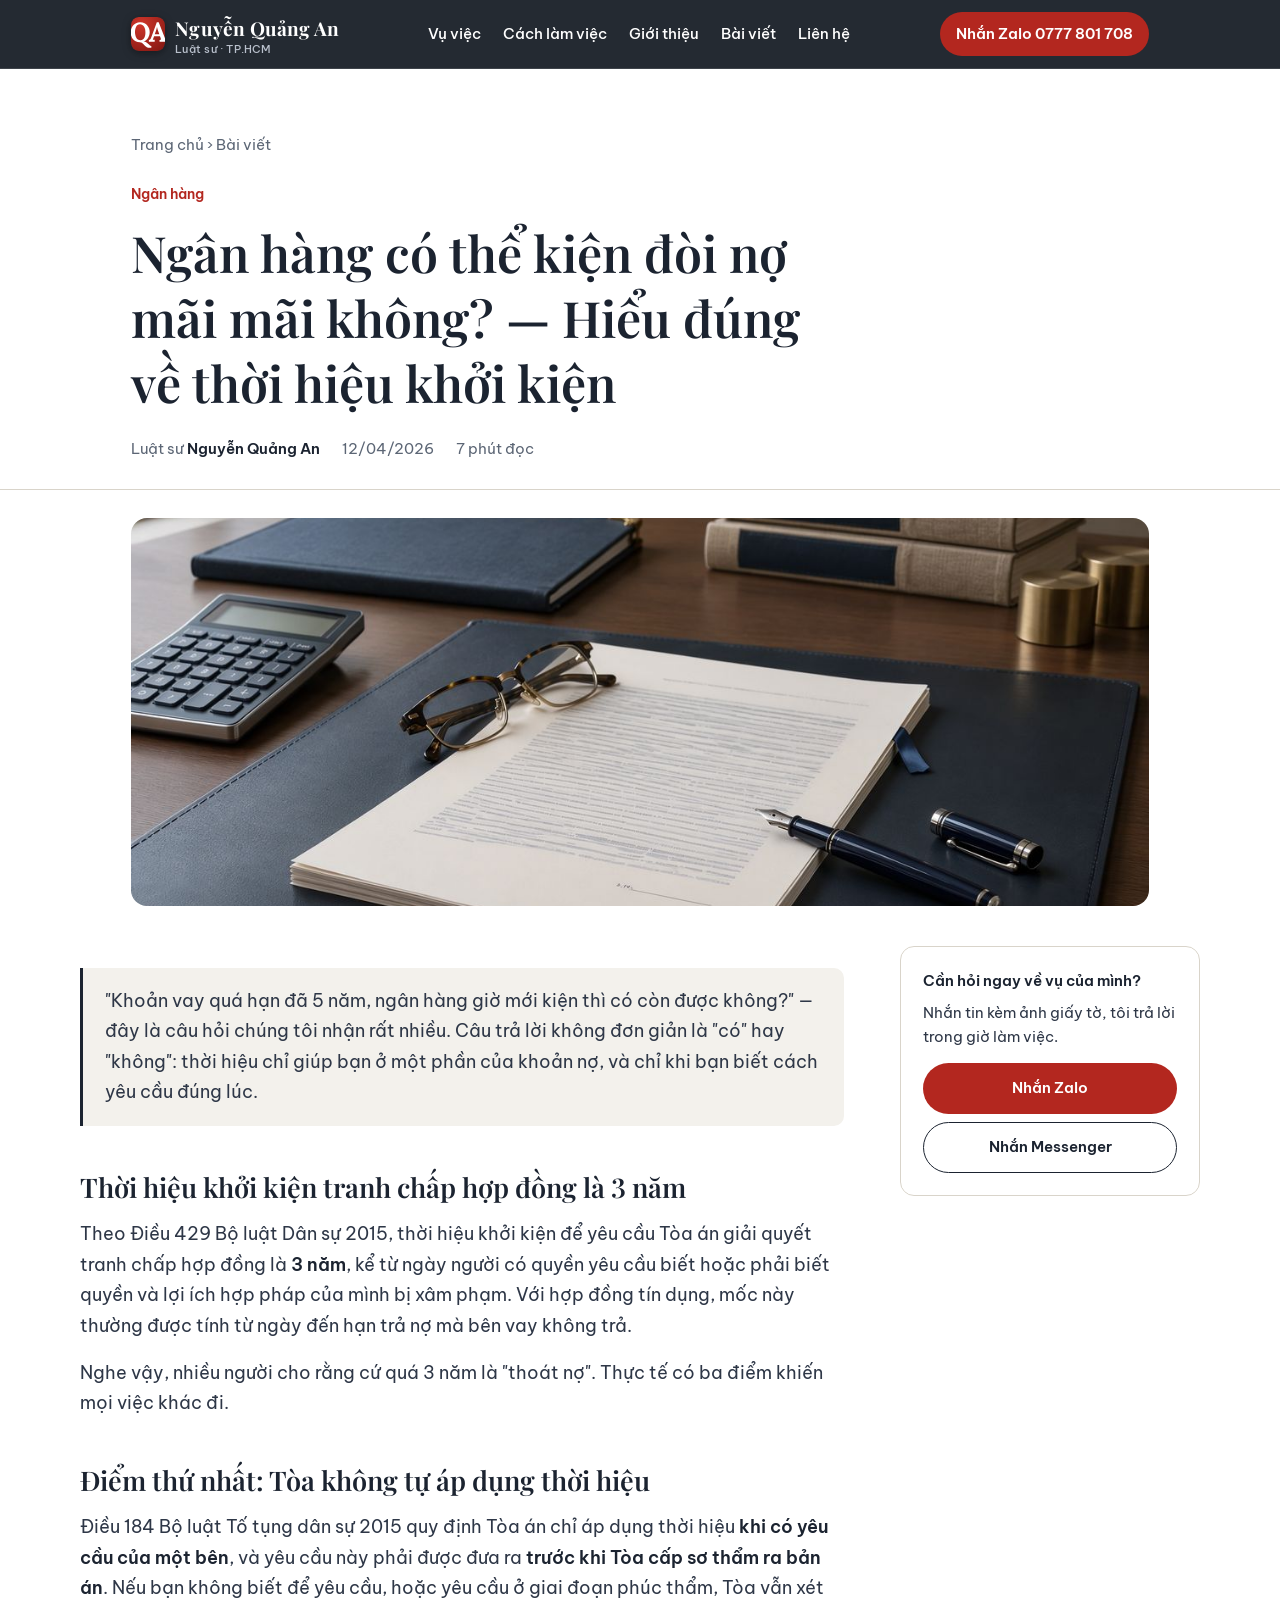
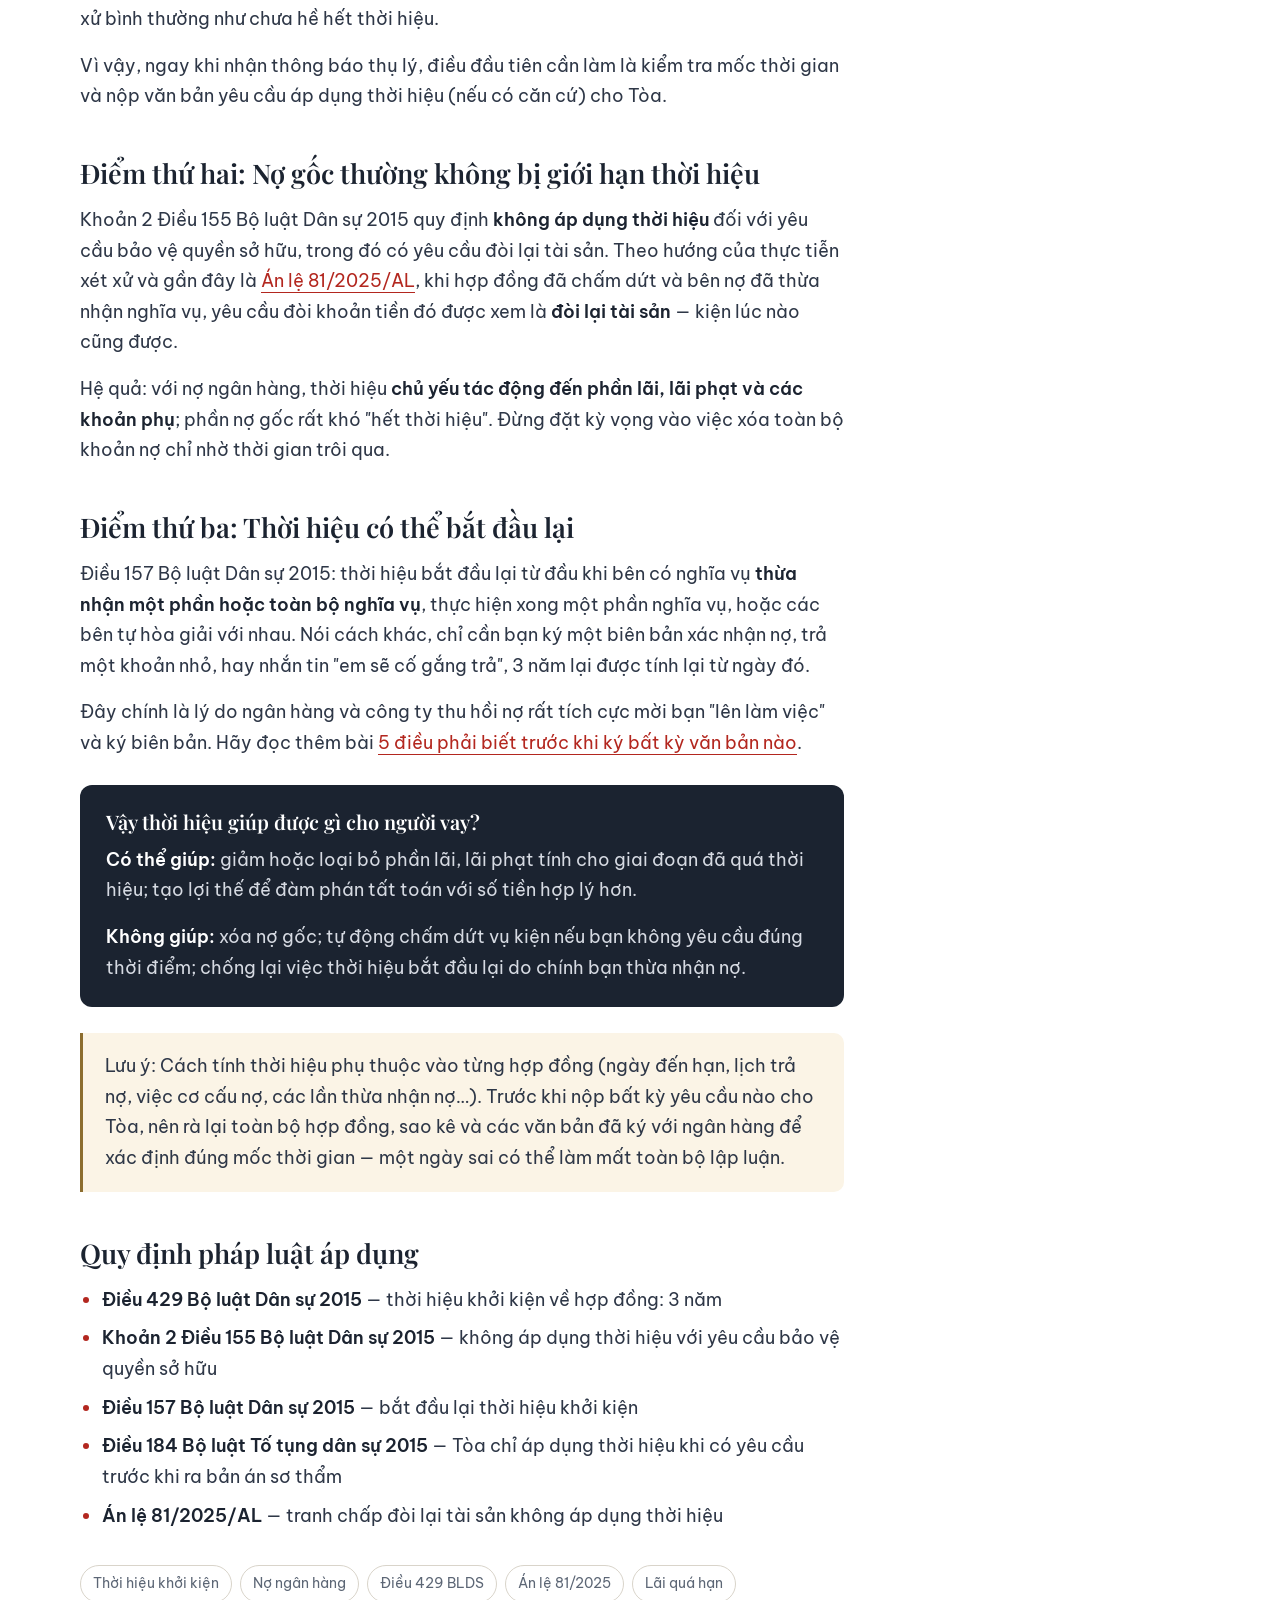
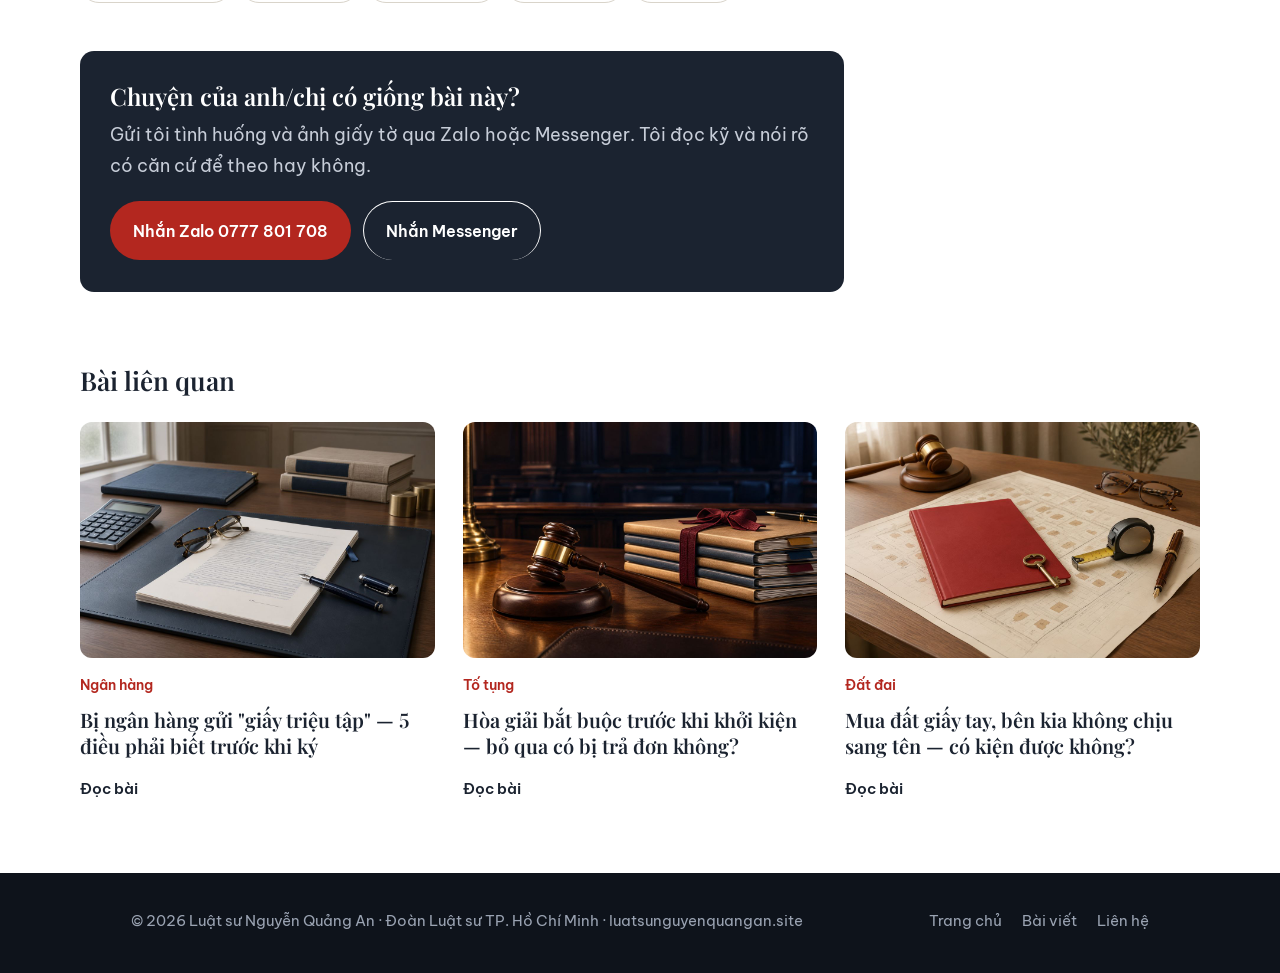
<file: thoi-hieu-khoi-kien-no-ngan-hang.html>
<!DOCTYPE html>
<html lang="vi">
<head>
<meta charset="UTF-8">
<meta name="viewport" content="width=device-width, initial-scale=1.0">
<title>Ngân hàng có thể kiện đòi nợ mãi mãi không? Hiểu đúng về thời hiệu khởi kiện – Luật sư Nguyễn Quảng An</title>
<link rel="icon" href="favicon.svg?v=2" type="image/svg+xml"><link rel="icon" href="favicon.ico?v=2" sizes="any"><link rel="apple-touch-icon" href="apple-touch-icon.png?v=2">
<meta name="description" content="Thời hiệu khởi kiện tranh chấp hợp đồng là 3 năm, nhưng nợ gốc thường không bị giới hạn thời hiệu và Tòa chỉ áp dụng khi có yêu cầu. Phân tích Điều 429, 155, 157 BLDS và Án lệ 81/2025.">
<link rel="canonical" href="https://luatsunguyenquangan.site/thoi-hieu-khoi-kien-no-ngan-hang.html">
<link rel="preconnect" href="https://fonts.googleapis.com">
<link rel="preconnect" href="https://fonts.gstatic.com" crossorigin>
<link href="https://fonts.googleapis.com/css2?family=Playfair+Display:ital,wght@0,600;0,700;1,600&family=Be+Vietnam+Pro:wght@400;500;600&display=swap" rel="stylesheet">
<link rel="stylesheet" href="style.css?v=20261114f">
</head>
<body>
<header class="top dark" id="top">
  <div class="wrap">
    <a class="brand" href="index.html"><img class="mark" src="favicon.svg?v=2" alt="" width="34" height="34"><span>Nguyễn Quảng An<small>Luật sư · TP.HCM</small></span></a>
    <nav class="nav" aria-label="Chính">
      <a href="index.html#van-de">Vụ việc</a>
      <a href="index.html#cach-lam">Cách làm việc</a>
      <a href="index.html#gioi-thieu">Giới thiệu</a>
      <a href="blog.html">Bài viết</a>
      <a href="index.html#lien-he">Liên hệ</a>
    </nav>
    <a class="top-cta" href="https://zalo.me/0777801708" target="_blank" rel="noopener">Nhắn Zalo 0777 801 708</a>
    <button class="menu-btn" type="button" aria-expanded="false" aria-controls="top" onclick="var t=document.getElementById('top');var o=t.classList.toggle('open');this.setAttribute('aria-expanded',o)">Menu</button>
  </div>
</header>
<main>
<div class="art-head"><div class="wrap">
  <div class="crumb"><a href="index.html">Trang chủ</a> &rsaquo; <a href="blog.html">Bài viết</a></div>
  <span class="cat">Ngân hàng</span>
  <h1>Ngân hàng có thể kiện đòi nợ mãi mãi không? — Hiểu đúng về thời hiệu khởi kiện</h1>
  
  <div class="meta"><span>Luật sư <b>Nguyễn Quảng An</b></span><span>12/04/2026</span><span>7 phút đọc</span></div>
</div></div>
<div class="wrap"><div class="art-cover"><img src="img/ngan-hang.jpg" alt="" width="1200" height="800"></div></div>
<div class="wrap art">
  <article class="art-body">
<div class="highlight-box"><p>"Khoản vay quá hạn đã 5 năm, ngân hàng giờ mới kiện thì có còn được không?" — đây là câu hỏi chúng tôi nhận rất nhiều. Câu trả lời không đơn giản là "có" hay "không": thời hiệu chỉ giúp bạn ở một phần của khoản nợ, và chỉ khi bạn biết cách yêu cầu đúng lúc.</p></div>
<h2>Thời hiệu khởi kiện tranh chấp hợp đồng là 3 năm</h2>
<p>Theo Điều 429 Bộ luật Dân sự 2015, thời hiệu khởi kiện để yêu cầu Tòa án giải quyết tranh chấp hợp đồng là <strong>3 năm</strong>, kể từ ngày người có quyền yêu cầu biết hoặc phải biết quyền và lợi ích hợp pháp của mình bị xâm phạm. Với hợp đồng tín dụng, mốc này thường được tính từ ngày đến hạn trả nợ mà bên vay không trả.</p>
<p>Nghe vậy, nhiều người cho rằng cứ quá 3 năm là "thoát nợ". Thực tế có ba điểm khiến mọi việc khác đi.</p>
<h2>Điểm thứ nhất: Tòa không tự áp dụng thời hiệu</h2>
<p>Điều 184 Bộ luật Tố tụng dân sự 2015 quy định Tòa án chỉ áp dụng thời hiệu <strong>khi có yêu cầu của một bên</strong>, và yêu cầu này phải được đưa ra <strong>trước khi Tòa cấp sơ thẩm ra bản án</strong>. Nếu bạn không biết để yêu cầu, hoặc yêu cầu ở giai đoạn phúc thẩm, Tòa vẫn xét xử bình thường như chưa hề hết thời hiệu.</p>
<p>Vì vậy, ngay khi nhận thông báo thụ lý, điều đầu tiên cần làm là kiểm tra mốc thời gian và nộp văn bản yêu cầu áp dụng thời hiệu (nếu có căn cứ) cho Tòa.</p>
<h2>Điểm thứ hai: Nợ gốc thường không bị giới hạn thời hiệu</h2>
<p>Khoản 2 Điều 155 Bộ luật Dân sự 2015 quy định <strong>không áp dụng thời hiệu</strong> đối với yêu cầu bảo vệ quyền sở hữu, trong đó có yêu cầu đòi lại tài sản. Theo hướng của thực tiễn xét xử và gần đây là <a href="an-le-81-doi-lai-tai-san-khong-thoi-hieu.html">Án lệ 81/2025/AL</a>, khi hợp đồng đã chấm dứt và bên nợ đã thừa nhận nghĩa vụ, yêu cầu đòi khoản tiền đó được xem là <strong>đòi lại tài sản</strong> — kiện lúc nào cũng được.</p>
<p>Hệ quả: với nợ ngân hàng, thời hiệu <strong>chủ yếu tác động đến phần lãi, lãi phạt và các khoản phụ</strong>; phần nợ gốc rất khó "hết thời hiệu". Đừng đặt kỳ vọng vào việc xóa toàn bộ khoản nợ chỉ nhờ thời gian trôi qua.</p>
<h2>Điểm thứ ba: Thời hiệu có thể bắt đầu lại</h2>
<p>Điều 157 Bộ luật Dân sự 2015: thời hiệu bắt đầu lại từ đầu khi bên có nghĩa vụ <strong>thừa nhận một phần hoặc toàn bộ nghĩa vụ</strong>, thực hiện xong một phần nghĩa vụ, hoặc các bên tự hòa giải với nhau. Nói cách khác, chỉ cần bạn ký một biên bản xác nhận nợ, trả một khoản nhỏ, hay nhắn tin "em sẽ cố gắng trả", 3 năm lại được tính lại từ ngày đó.</p>
<p>Đây chính là lý do ngân hàng và công ty thu hồi nợ rất tích cực mời bạn "lên làm việc" và ký biên bản. Hãy đọc thêm bài <a href="bi-ngan-hang-goi-len-lam-viec-5-dieu-phai-biet.html">5 điều phải biết trước khi ký bất kỳ văn bản nào</a>.</p>
<div class="verdict-box">
<h3>Vậy thời hiệu giúp được gì cho người vay?</h3>
<p><strong>Có thể giúp:</strong> giảm hoặc loại bỏ phần lãi, lãi phạt tính cho giai đoạn đã quá thời hiệu; tạo lợi thế để đàm phán tất toán với số tiền hợp lý hơn.</p>
<p><strong>Không giúp:</strong> xóa nợ gốc; tự động chấm dứt vụ kiện nếu bạn không yêu cầu đúng thời điểm; chống lại việc thời hiệu bắt đầu lại do chính bạn thừa nhận nợ.</p>
</div>
<div class="gold-box"><p>Lưu ý: Cách tính thời hiệu phụ thuộc vào từng hợp đồng (ngày đến hạn, lịch trả nợ, việc cơ cấu nợ, các lần thừa nhận nợ…). Trước khi nộp bất kỳ yêu cầu nào cho Tòa, nên rà lại toàn bộ hợp đồng, sao kê và các văn bản đã ký với ngân hàng để xác định đúng mốc thời gian — một ngày sai có thể làm mất toàn bộ lập luận.</p></div>
<h2>Quy định pháp luật áp dụng</h2>
<ul>
<li><strong>Điều 429 Bộ luật Dân sự 2015</strong> — thời hiệu khởi kiện về hợp đồng: 3 năm</li>
<li><strong>Khoản 2 Điều 155 Bộ luật Dân sự 2015</strong> — không áp dụng thời hiệu với yêu cầu bảo vệ quyền sở hữu</li>
<li><strong>Điều 157 Bộ luật Dân sự 2015</strong> — bắt đầu lại thời hiệu khởi kiện</li>
<li><strong>Điều 184 Bộ luật Tố tụng dân sự 2015</strong> — Tòa chỉ áp dụng thời hiệu khi có yêu cầu trước khi ra bản án sơ thẩm</li>
<li><strong>Án lệ 81/2025/AL</strong> — tranh chấp đòi lại tài sản không áp dụng thời hiệu</li>
</ul>
<div class="tags-wrap">
<span class="tag">Thời hiệu khởi kiện</span>
<span class="tag">Nợ ngân hàng</span>
<span class="tag">Điều 429 BLDS</span>
<span class="tag">Án lệ 81/2025</span>
<span class="tag">Lãi quá hạn</span>
</div>
    <div class="art-cta">
      <h3>Chuyện của anh/chị có giống bài này?</h3>
      <p>Gửi tôi tình huống và ảnh giấy tờ qua Zalo hoặc Messenger. Tôi đọc kỹ và nói rõ có căn cứ để theo hay không.</p>
      <div class="cta-row">
        <a class="btn btn-seal" href="https://zalo.me/0777801708" target="_blank" rel="noopener">Nhắn Zalo 0777 801 708</a>
        <a class="btn btn-line" href="https://m.me/61588220735976" target="_blank" rel="noopener">Nhắn Messenger</a>
      </div>
    </div>
  </article>
  <aside class="art-aside">
    <div class="aside-card">
      <h4>Cần hỏi ngay về vụ của mình?</h4>
      <p>Nhắn tin kèm ảnh giấy tờ, tôi trả lời trong giờ làm việc.</p>
      <a class="btn btn-seal" href="https://zalo.me/0777801708" target="_blank" rel="noopener">Nhắn Zalo</a>
      <a class="btn btn-line" href="https://m.me/61588220735976" target="_blank" rel="noopener">Nhắn Messenger</a>
    </div>
    
  </aside>
</div>
<section class="art-more wrap" aria-labelledby="h-more">
  <h2 id="h-more">Bài liên quan</h2>
  <div class="posts">
    <article class="post"><a class="thumb" href="bi-ngan-hang-goi-len-lam-viec-5-dieu-phai-biet.html" tabindex="-1" aria-hidden="true"><img src="img/ngan-hang.jpg" alt="" loading="lazy" width="1200" height="800"></a><span class="cat">Ngân hàng</span><h3><a href="bi-ngan-hang-goi-len-lam-viec-5-dieu-phai-biet.html">Bị ngân hàng gửi "giấy triệu tập" — 5 điều phải biết trước khi ký</a></h3><a class="read" href="bi-ngan-hang-goi-len-lam-viec-5-dieu-phai-biet.html">Đọc bài</a></article>
    <article class="post"><a class="thumb" href="hoa-giai-bat-buoc-truoc-khi-khoi-kien.html" tabindex="-1" aria-hidden="true"><img src="img/to-tung.jpg" alt="" loading="lazy" width="1200" height="800"></a><span class="cat">Tố tụng</span><h3><a href="hoa-giai-bat-buoc-truoc-khi-khoi-kien.html">Hòa giải bắt buộc trước khi khởi kiện — bỏ qua có bị trả đơn không?</a></h3><a class="read" href="hoa-giai-bat-buoc-truoc-khi-khoi-kien.html">Đọc bài</a></article>
    <article class="post"><a class="thumb" href="mua-dat-giay-tay-khong-sang-ten-co-kien-duoc-khong.html" tabindex="-1" aria-hidden="true"><img src="img/dat-dai.jpg" alt="" loading="lazy" width="1200" height="800"></a><span class="cat">Đất đai</span><h3><a href="mua-dat-giay-tay-khong-sang-ten-co-kien-duoc-khong.html">Mua đất giấy tay, bên kia không chịu sang tên — có kiện được không?</a></h3><a class="read" href="mua-dat-giay-tay-khong-sang-ten-co-kien-duoc-khong.html">Đọc bài</a></article>
  </div>
</section>
</main>
<footer class="foot dark">
  <div class="wrap">
    <div>© 2026 Luật sư Nguyễn Quảng An · Đoàn Luật sư TP. Hồ Chí Minh · luatsunguyenquangan.site</div>
    <nav aria-label="Chân trang"><a href="index.html">Trang chủ</a><a href="blog.html">Bài viết</a><a href="index.html#lien-he">Liên hệ</a></nav>
  </div>
</footer>
<div class="bar" aria-label="Liên hệ nhanh">
  <a class="btn btn-seal" href="https://zalo.me/0777801708" target="_blank" rel="noopener">Nhắn Zalo</a>
  <a class="btn btn-line" href="https://m.me/61588220735976" target="_blank" rel="noopener">Messenger</a>
</div>
</body>
</html>
</file>
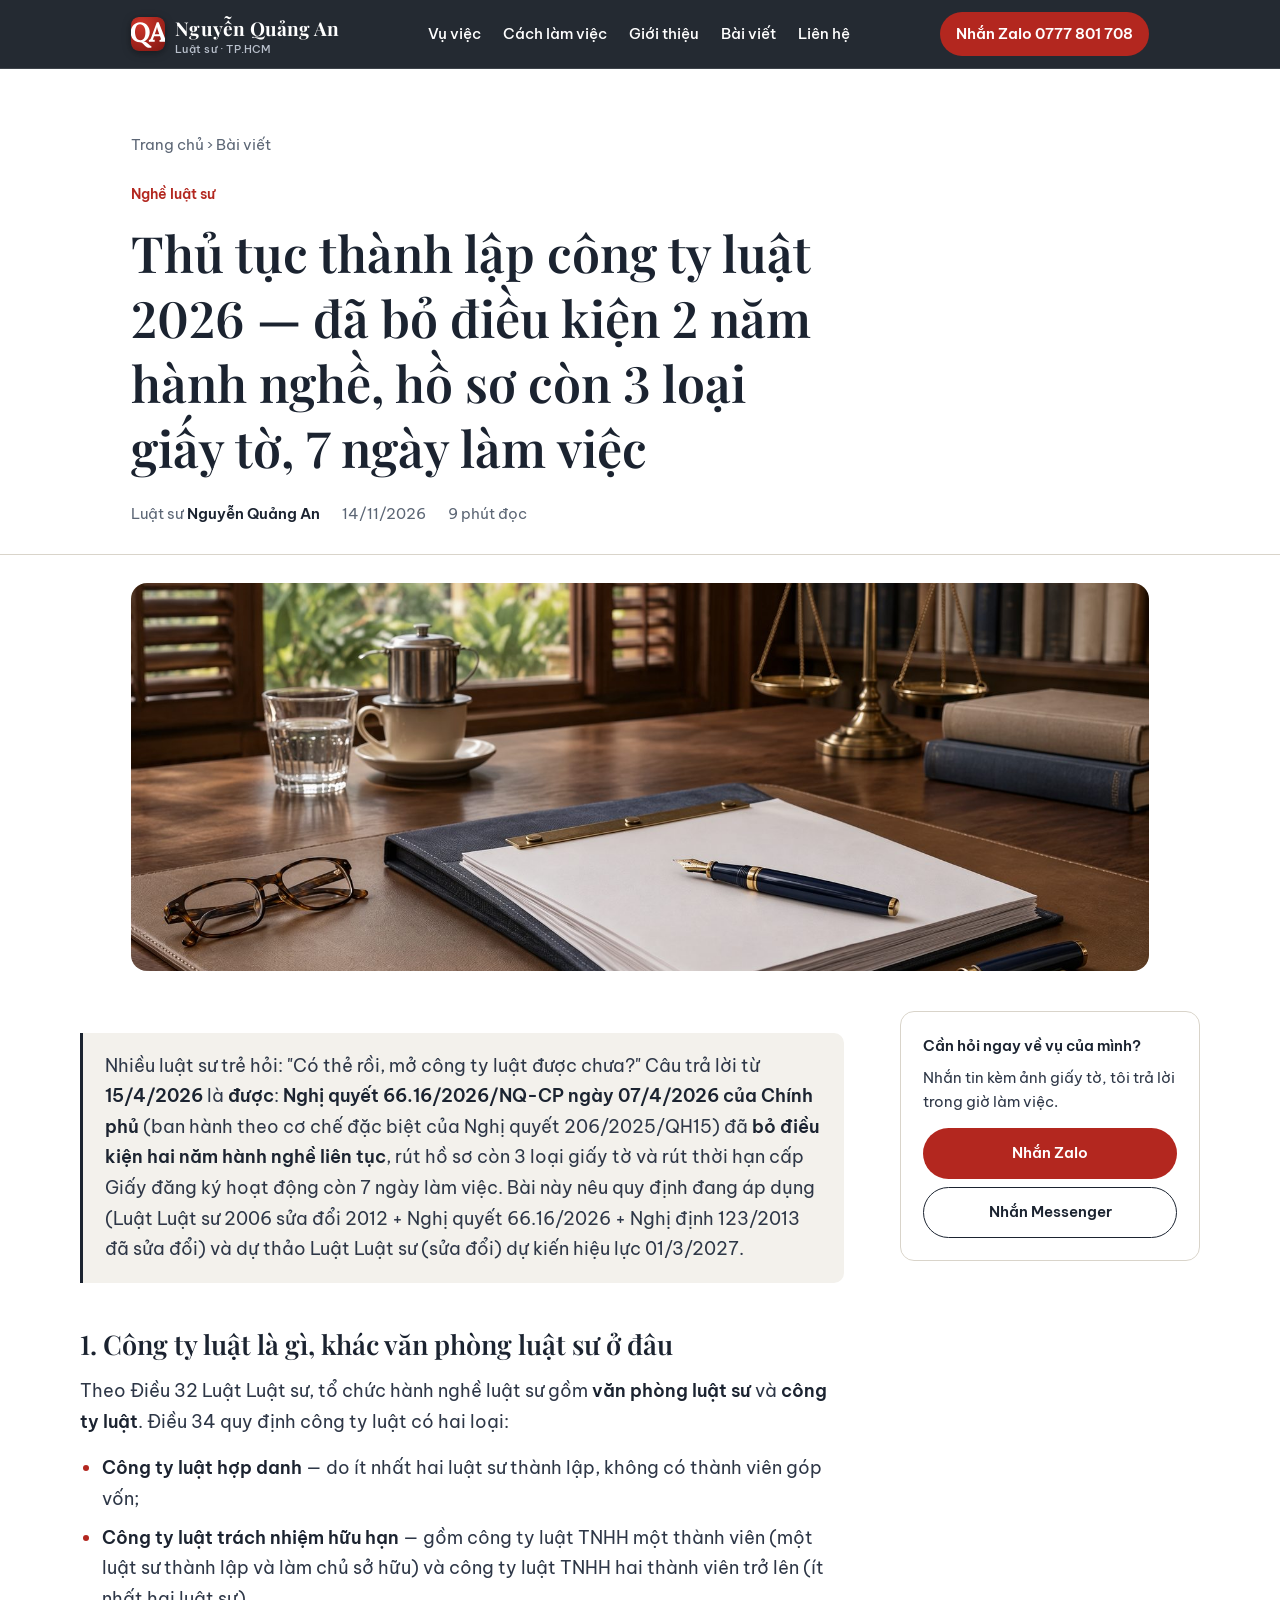
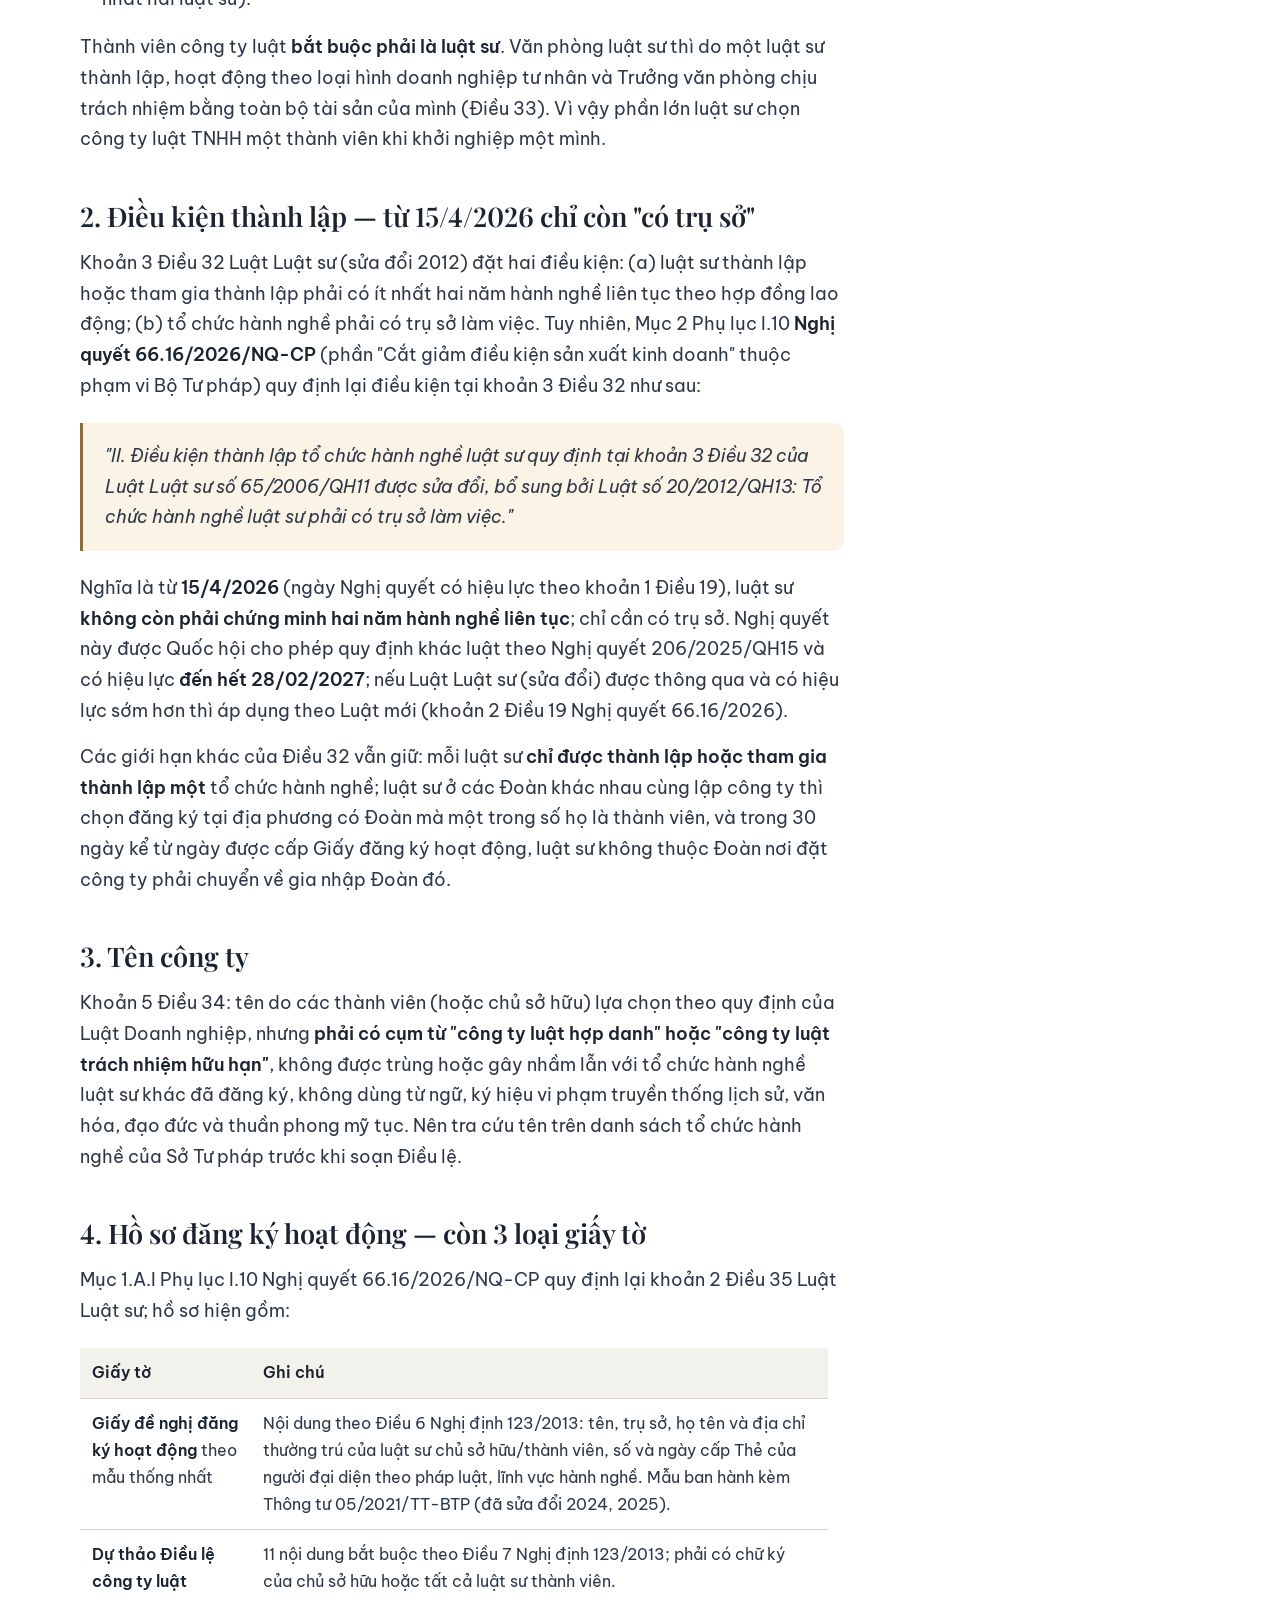
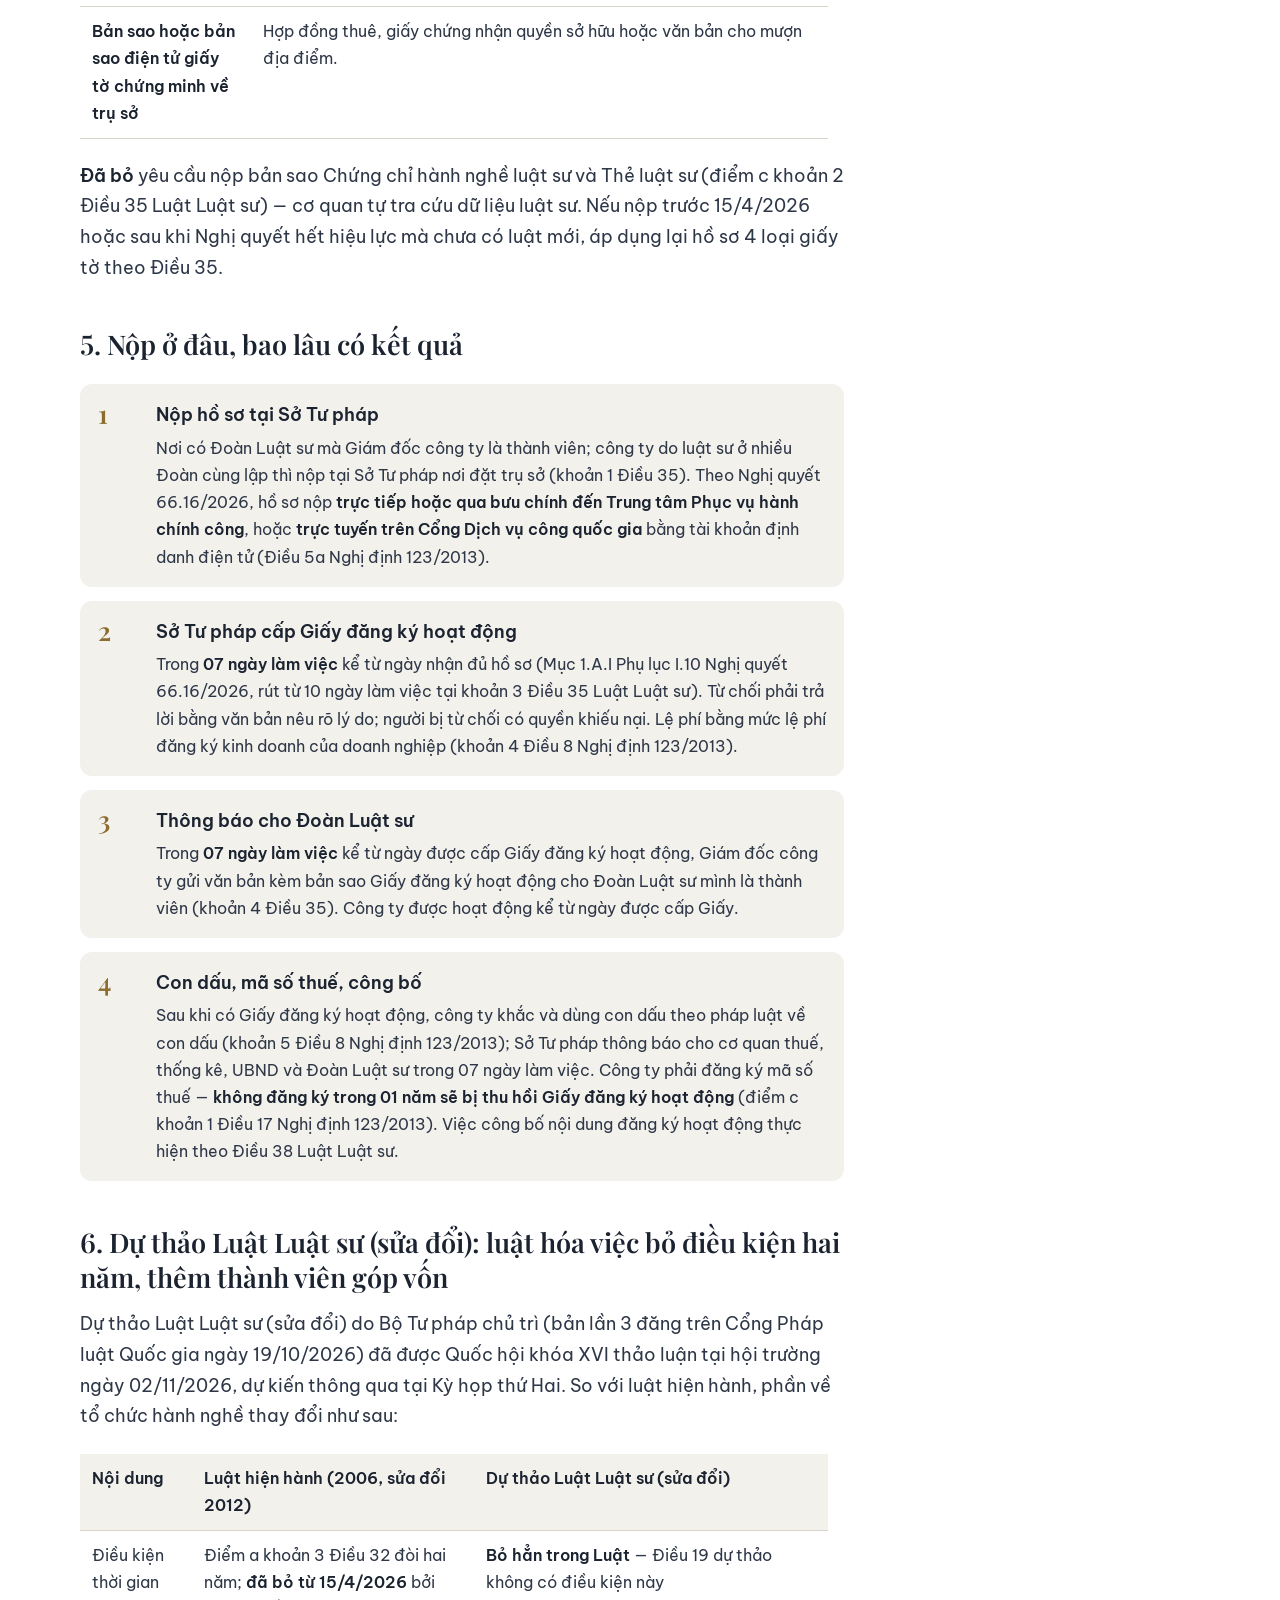
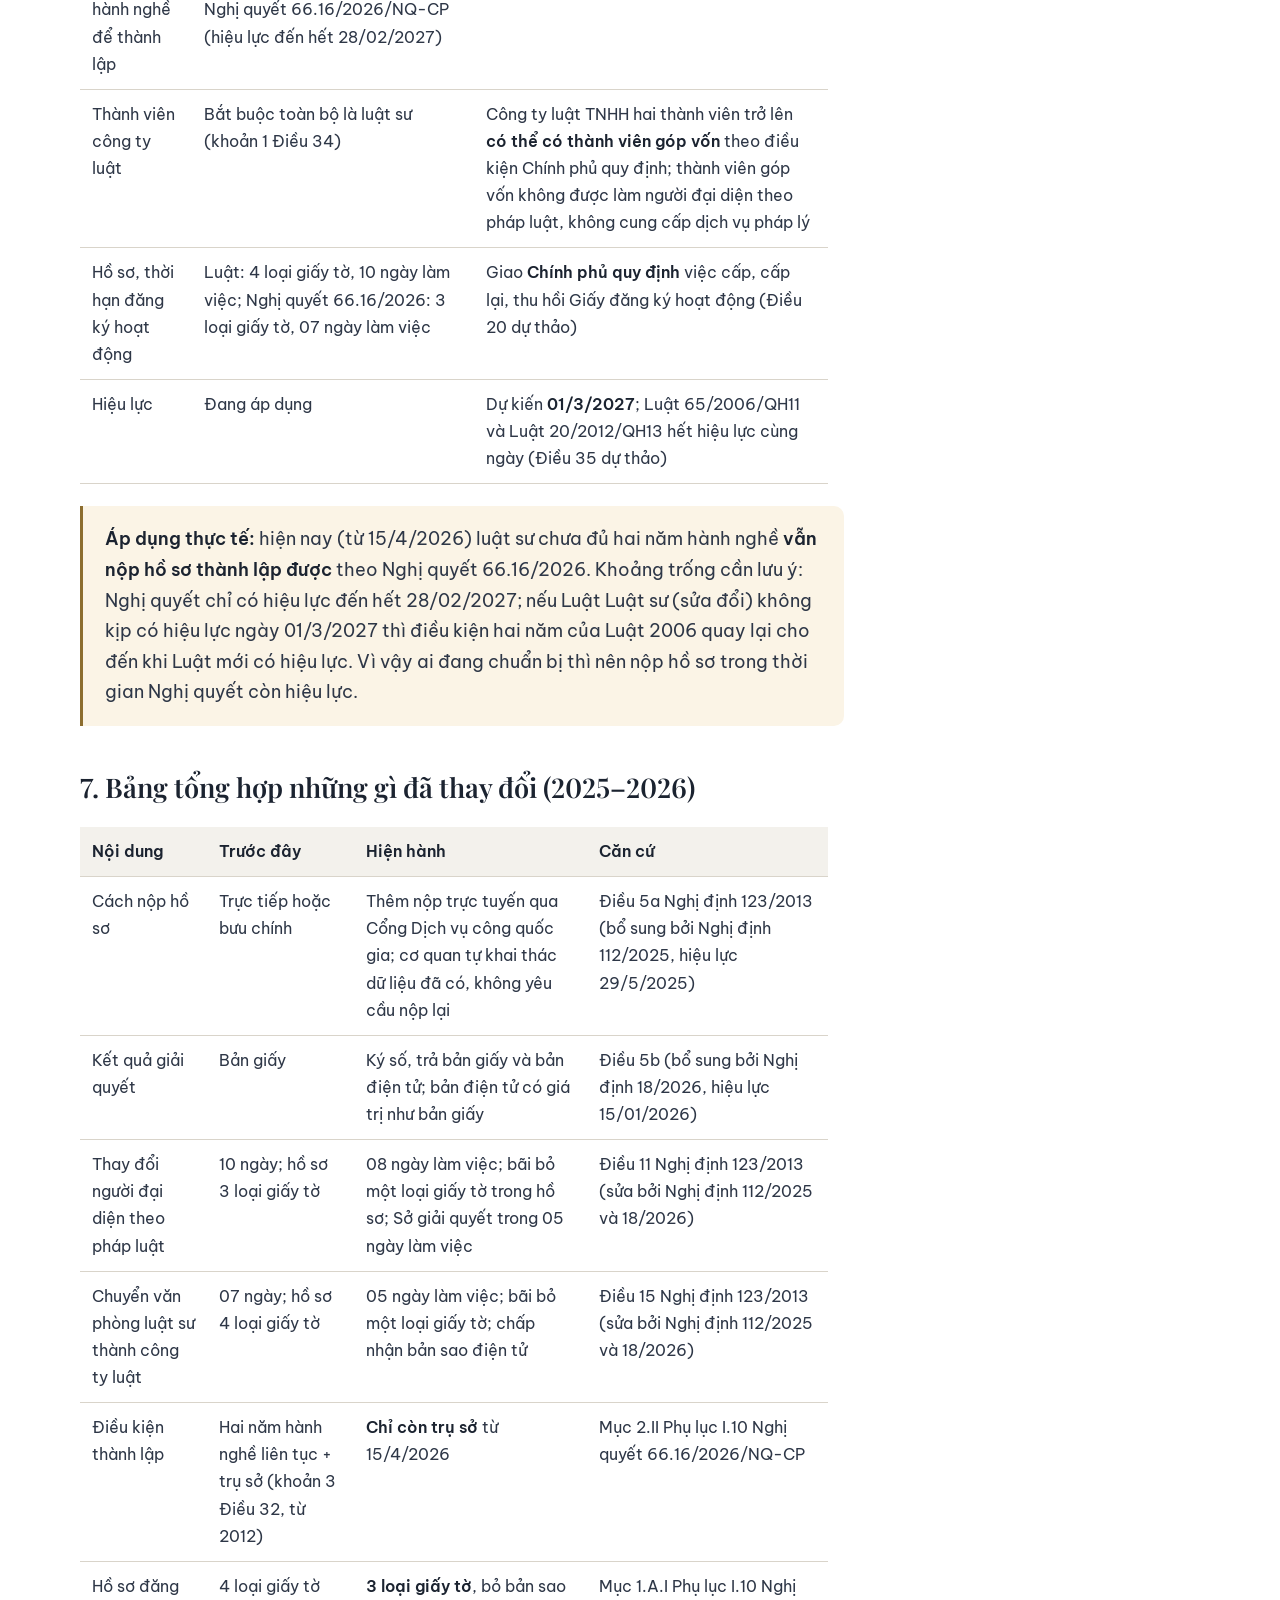
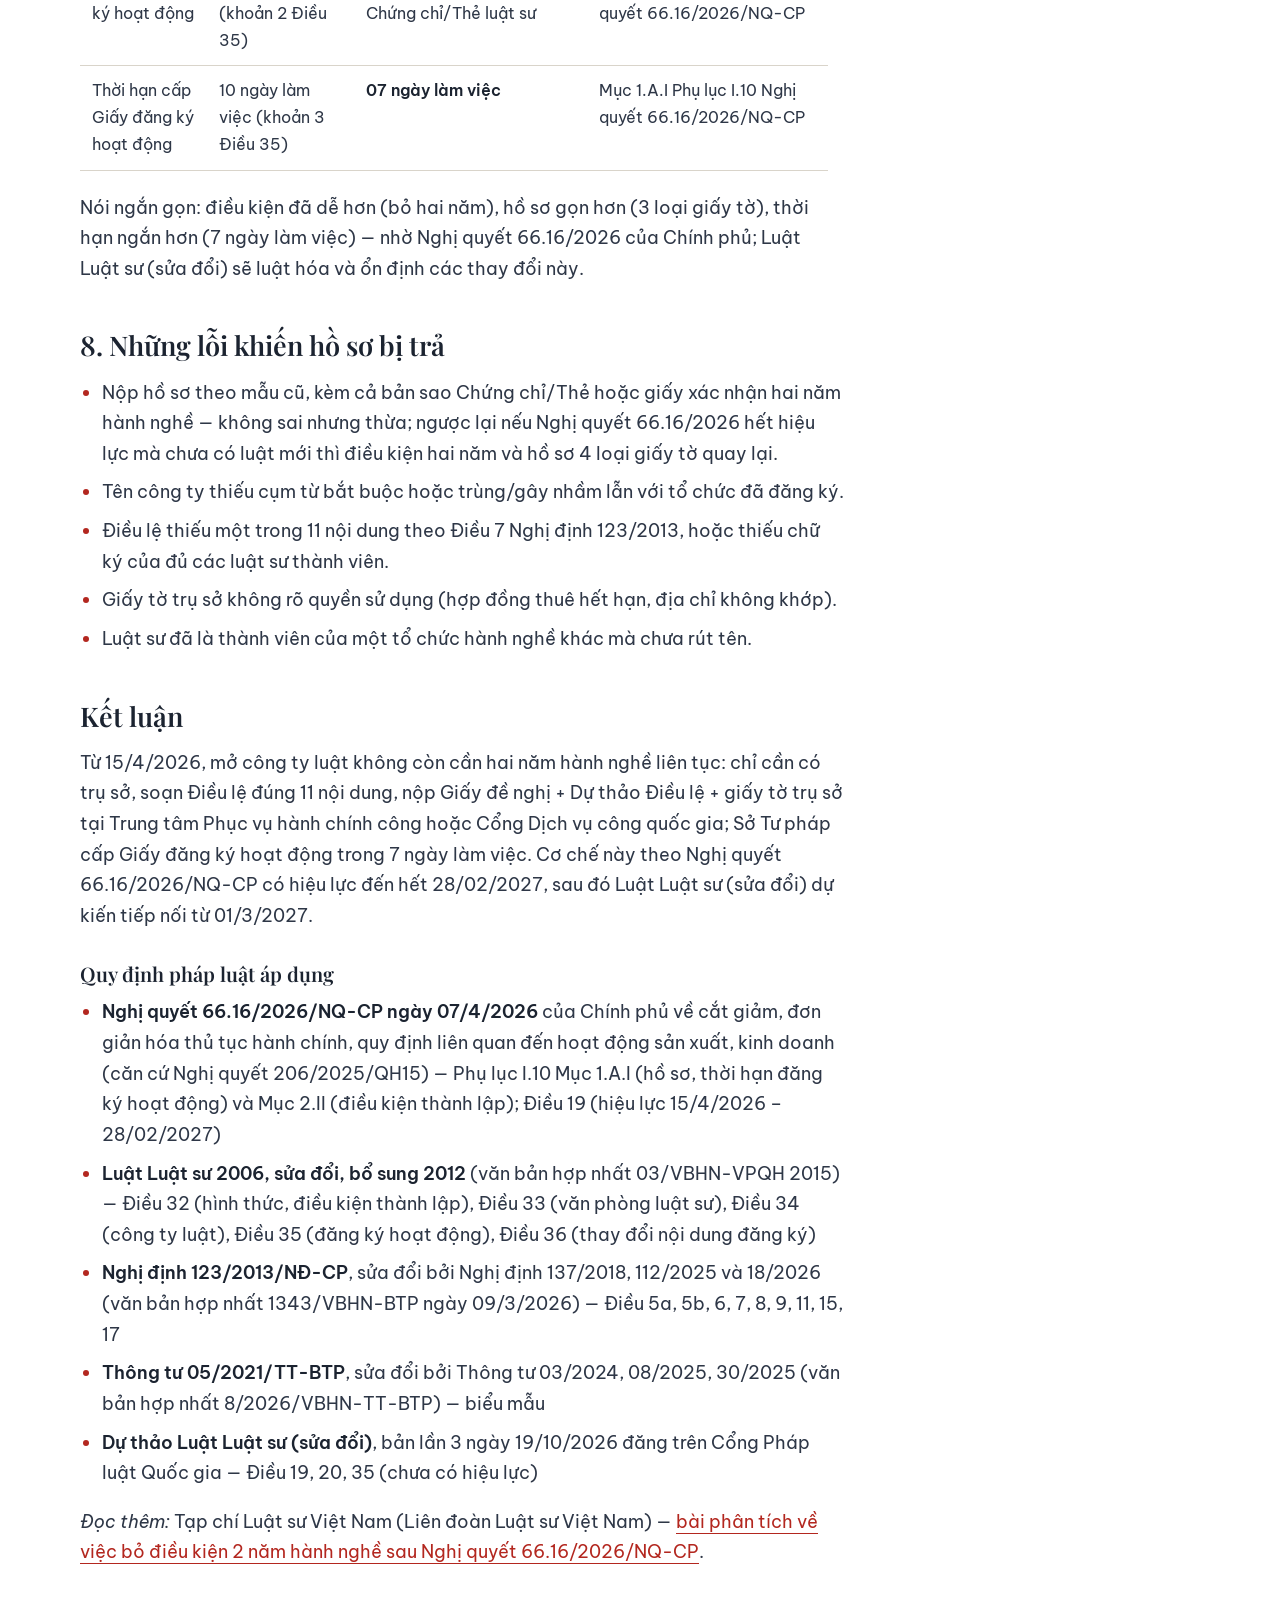
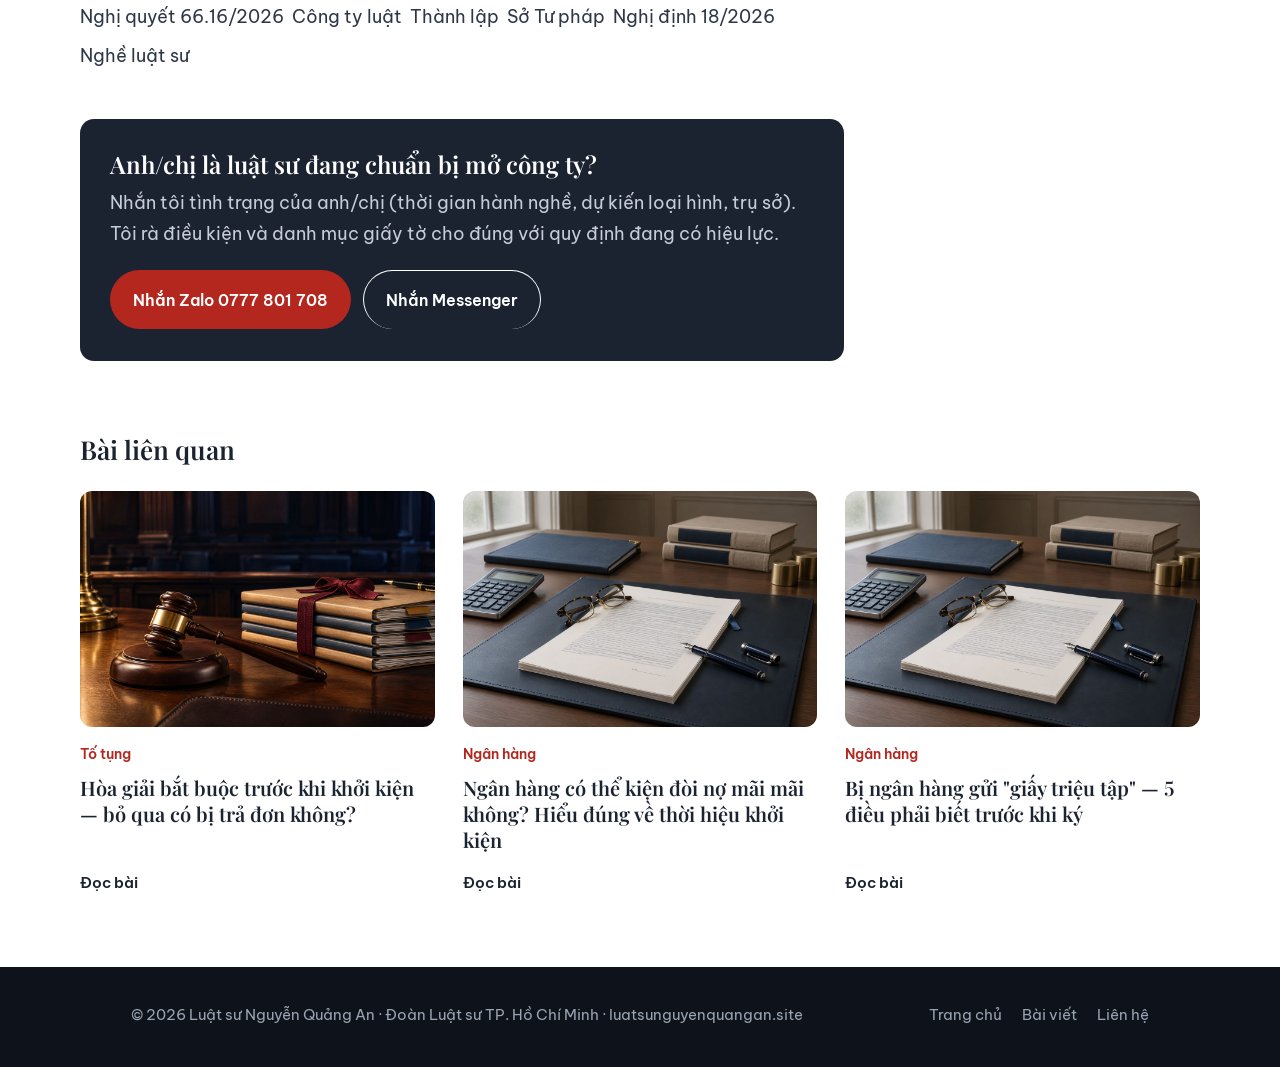
<file: thu-tuc-thanh-lap-cong-ty-luat-2026.html>
<!DOCTYPE html>
<html lang="vi">
<head>
<meta charset="UTF-8">
<meta name="viewport" content="width=device-width, initial-scale=1.0">
<title>Thủ tục thành lập công ty luật 2026 — đã bỏ điều kiện 2 năm hành nghề, hồ sơ còn 3 loại giấy tờ, 7 ngày làm việc – Luật sư Nguyễn Quảng An</title>
<link rel="icon" href="favicon.svg?v=2" type="image/svg+xml"><link rel="icon" href="favicon.ico?v=2" sizes="any"><link rel="apple-touch-icon" href="apple-touch-icon.png?v=2">
<meta name="description" content="Từ 15/4/2026, Nghị quyết 66.16/2026/NQ-CP bỏ điều kiện 2 năm hành nghề liên tục khi thành lập công ty luật; chỉ cần trụ sở; hồ sơ 3 loại giấy tờ; Sở Tư pháp cấp Giấy đăng ký hoạt động trong 7 ngày làm việc. Dự thảo Luật Luật sư sửa đổi dự kiến từ 01/3/2027.">
<link rel="canonical" href="https://luatsunguyenquangan.site/thu-tuc-thanh-lap-cong-ty-luat-2026.html">
<link rel="preconnect" href="https://fonts.googleapis.com">
<link rel="preconnect" href="https://fonts.gstatic.com" crossorigin>
<link href="https://fonts.googleapis.com/css2?family=Playfair+Display:ital,wght@0,600;0,700;1,600&family=Be+Vietnam+Pro:wght@400;500;600&display=swap" rel="stylesheet">
<link rel="stylesheet" href="style.css?v=20261114f">
</head>
<body>
<header class="top dark" id="top">
  <div class="wrap">
    <a class="brand" href="index.html"><img class="mark" src="favicon.svg?v=2" alt="" width="34" height="34"><span>Nguyễn Quảng An<small>Luật sư · TP.HCM</small></span></a>
    <nav class="nav" aria-label="Chính">
      <a href="index.html#van-de">Vụ việc</a>
      <a href="index.html#cach-lam">Cách làm việc</a>
      <a href="index.html#gioi-thieu">Giới thiệu</a>
      <a href="blog.html">Bài viết</a>
      <a href="index.html#lien-he">Liên hệ</a>
    </nav>
    <a class="top-cta" href="https://zalo.me/0777801708" target="_blank" rel="noopener">Nhắn Zalo 0777 801 708</a>
    <button class="menu-btn" type="button" aria-expanded="false" aria-controls="top" onclick="var t=document.getElementById('top');var o=t.classList.toggle('open');this.setAttribute('aria-expanded',o)">Menu</button>
  </div>
</header>
<main>
<div class="art-head"><div class="wrap">
  <div class="crumb"><a href="index.html">Trang chủ</a> &rsaquo; <a href="blog.html">Bài viết</a></div>
  <span class="cat">Nghề luật sư</span>
  <h1>Thủ tục thành lập công ty luật 2026 — đã bỏ điều kiện 2 năm hành nghề, hồ sơ còn 3 loại giấy tờ, 7 ngày làm việc</h1>
  
  <div class="meta"><span>Luật sư <b>Nguyễn Quảng An</b></span><span>14/11/2026</span><span>9 phút đọc</span></div>
</div></div>
<div class="wrap"><div class="art-cover"><img src="img/ban-lam-viec.jpg" alt="" width="1200" height="800"></div></div>
<div class="wrap art">
  <article class="art-body">
<div class="highlight-box"><p>Nhiều luật sư trẻ hỏi: "Có thẻ rồi, mở công ty luật được chưa?" Câu trả lời từ <strong>15/4/2026</strong> là <strong>được</strong>: <strong>Nghị quyết 66.16/2026/NQ-CP ngày 07/4/2026 của Chính phủ</strong> (ban hành theo cơ chế đặc biệt của Nghị quyết 206/2025/QH15) đã <strong>bỏ điều kiện hai năm hành nghề liên tục</strong>, rút hồ sơ còn 3 loại giấy tờ và rút thời hạn cấp Giấy đăng ký hoạt động còn 7 ngày làm việc. Bài này nêu quy định đang áp dụng (Luật Luật sư 2006 sửa đổi 2012 + Nghị quyết 66.16/2026 + Nghị định 123/2013 đã sửa đổi) và dự thảo Luật Luật sư (sửa đổi) dự kiến hiệu lực 01/3/2027.</p></div>

<h2>1. Công ty luật là gì, khác văn phòng luật sư ở đâu</h2>
<p>Theo Điều 32 Luật Luật sư, tổ chức hành nghề luật sư gồm <strong>văn phòng luật sư</strong> và <strong>công ty luật</strong>. Điều 34 quy định công ty luật có hai loại:</p>
<ul>
  <li><strong>Công ty luật hợp danh</strong> — do ít nhất hai luật sư thành lập, không có thành viên góp vốn;</li>
  <li><strong>Công ty luật trách nhiệm hữu hạn</strong> — gồm công ty luật TNHH một thành viên (một luật sư thành lập và làm chủ sở hữu) và công ty luật TNHH hai thành viên trở lên (ít nhất hai luật sư).</li>
</ul>
<p>Thành viên công ty luật <strong>bắt buộc phải là luật sư</strong>. Văn phòng luật sư thì do một luật sư thành lập, hoạt động theo loại hình doanh nghiệp tư nhân và Trưởng văn phòng chịu trách nhiệm bằng toàn bộ tài sản của mình (Điều 33). Vì vậy phần lớn luật sư chọn công ty luật TNHH một thành viên khi khởi nghiệp một mình.</p>

<h2>2. Điều kiện thành lập — từ 15/4/2026 chỉ còn "có trụ sở"</h2>
<p>Khoản 3 Điều 32 Luật Luật sư (sửa đổi 2012) đặt hai điều kiện: (a) luật sư thành lập hoặc tham gia thành lập phải có ít nhất hai năm hành nghề liên tục theo hợp đồng lao động; (b) tổ chức hành nghề phải có trụ sở làm việc. Tuy nhiên, Mục 2 Phụ lục I.10 <strong>Nghị quyết 66.16/2026/NQ-CP</strong> (phần "Cắt giảm điều kiện sản xuất kinh doanh" thuộc phạm vi Bộ Tư pháp) quy định lại điều kiện tại khoản 3 Điều 32 như sau:</p>
<div class="gold-box"><p><em>"II. Điều kiện thành lập tổ chức hành nghề luật sư quy định tại khoản 3 Điều 32 của Luật Luật sư số 65/2006/QH11 được sửa đổi, bổ sung bởi Luật số 20/2012/QH13: Tổ chức hành nghề luật sư phải có trụ sở làm việc."</em></p></div>
<p>Nghĩa là từ <strong>15/4/2026</strong> (ngày Nghị quyết có hiệu lực theo khoản 1 Điều 19), luật sư <strong>không còn phải chứng minh hai năm hành nghề liên tục</strong>; chỉ cần có trụ sở. Nghị quyết này được Quốc hội cho phép quy định khác luật theo Nghị quyết 206/2025/QH15 và có hiệu lực <strong>đến hết 28/02/2027</strong>; nếu Luật Luật sư (sửa đổi) được thông qua và có hiệu lực sớm hơn thì áp dụng theo Luật mới (khoản 2 Điều 19 Nghị quyết 66.16/2026).</p>
<p>Các giới hạn khác của Điều 32 vẫn giữ: mỗi luật sư <strong>chỉ được thành lập hoặc tham gia thành lập một</strong> tổ chức hành nghề; luật sư ở các Đoàn khác nhau cùng lập công ty thì chọn đăng ký tại địa phương có Đoàn mà một trong số họ là thành viên, và trong 30 ngày kể từ ngày được cấp Giấy đăng ký hoạt động, luật sư không thuộc Đoàn nơi đặt công ty phải chuyển về gia nhập Đoàn đó.</p>

<h2>3. Tên công ty</h2>
<p>Khoản 5 Điều 34: tên do các thành viên (hoặc chủ sở hữu) lựa chọn theo quy định của Luật Doanh nghiệp, nhưng <strong>phải có cụm từ "công ty luật hợp danh" hoặc "công ty luật trách nhiệm hữu hạn"</strong>, không được trùng hoặc gây nhầm lẫn với tổ chức hành nghề luật sư khác đã đăng ký, không dùng từ ngữ, ký hiệu vi phạm truyền thống lịch sử, văn hóa, đạo đức và thuần phong mỹ tục. Nên tra cứu tên trên danh sách tổ chức hành nghề của Sở Tư pháp trước khi soạn Điều lệ.</p>

<h2>4. Hồ sơ đăng ký hoạt động — còn 3 loại giấy tờ</h2>
<p>Mục 1.A.I Phụ lục I.10 Nghị quyết 66.16/2026/NQ-CP quy định lại khoản 2 Điều 35 Luật Luật sư; hồ sơ hiện gồm:</p>
<table class="info-table">
  <thead><tr><th>Giấy tờ</th><th>Ghi chú</th></tr></thead>
  <tbody>
    <tr><td><strong>Giấy đề nghị đăng ký hoạt động</strong> theo mẫu thống nhất</td><td>Nội dung theo Điều 6 Nghị định 123/2013: tên, trụ sở, họ tên và địa chỉ thường trú của luật sư chủ sở hữu/thành viên, số và ngày cấp Thẻ của người đại diện theo pháp luật, lĩnh vực hành nghề. Mẫu ban hành kèm Thông tư 05/2021/TT-BTP (đã sửa đổi 2024, 2025).</td></tr>
    <tr><td><strong>Dự thảo Điều lệ công ty luật</strong></td><td>11 nội dung bắt buộc theo Điều 7 Nghị định 123/2013; phải có chữ ký của chủ sở hữu hoặc tất cả luật sư thành viên.</td></tr>
    <tr><td><strong>Bản sao hoặc bản sao điện tử giấy tờ chứng minh về trụ sở</strong></td><td>Hợp đồng thuê, giấy chứng nhận quyền sở hữu hoặc văn bản cho mượn địa điểm.</td></tr>
  </tbody>
</table>
<p><strong>Đã bỏ</strong> yêu cầu nộp bản sao Chứng chỉ hành nghề luật sư và Thẻ luật sư (điểm c khoản 2 Điều 35 Luật Luật sư) — cơ quan tự tra cứu dữ liệu luật sư. Nếu nộp trước 15/4/2026 hoặc sau khi Nghị quyết hết hiệu lực mà chưa có luật mới, áp dụng lại hồ sơ 4 loại giấy tờ theo Điều 35.</p>

<h2>5. Nộp ở đâu, bao lâu có kết quả</h2>
<div class="steps">
  <div class="step"><div class="step-num">1</div><div class="step-body"><div class="step-title">Nộp hồ sơ tại Sở Tư pháp</div><div class="step-desc">Nơi có Đoàn Luật sư mà Giám đốc công ty là thành viên; công ty do luật sư ở nhiều Đoàn cùng lập thì nộp tại Sở Tư pháp nơi đặt trụ sở (khoản 1 Điều 35). Theo Nghị quyết 66.16/2026, hồ sơ nộp <strong>trực tiếp hoặc qua bưu chính đến Trung tâm Phục vụ hành chính công</strong>, hoặc <strong>trực tuyến trên Cổng Dịch vụ công quốc gia</strong> bằng tài khoản định danh điện tử (Điều 5a Nghị định 123/2013).</div></div></div>
  <div class="step"><div class="step-num">2</div><div class="step-body"><div class="step-title">Sở Tư pháp cấp Giấy đăng ký hoạt động</div><div class="step-desc">Trong <strong>07 ngày làm việc</strong> kể từ ngày nhận đủ hồ sơ (Mục 1.A.I Phụ lục I.10 Nghị quyết 66.16/2026, rút từ 10 ngày làm việc tại khoản 3 Điều 35 Luật Luật sư). Từ chối phải trả lời bằng văn bản nêu rõ lý do; người bị từ chối có quyền khiếu nại. Lệ phí bằng mức lệ phí đăng ký kinh doanh của doanh nghiệp (khoản 4 Điều 8 Nghị định 123/2013).</div></div></div>
  <div class="step"><div class="step-num">3</div><div class="step-body"><div class="step-title">Thông báo cho Đoàn Luật sư</div><div class="step-desc">Trong <strong>07 ngày làm việc</strong> kể từ ngày được cấp Giấy đăng ký hoạt động, Giám đốc công ty gửi văn bản kèm bản sao Giấy đăng ký hoạt động cho Đoàn Luật sư mình là thành viên (khoản 4 Điều 35). Công ty được hoạt động kể từ ngày được cấp Giấy.</div></div></div>
  <div class="step"><div class="step-num">4</div><div class="step-body"><div class="step-title">Con dấu, mã số thuế, công bố</div><div class="step-desc">Sau khi có Giấy đăng ký hoạt động, công ty khắc và dùng con dấu theo pháp luật về con dấu (khoản 5 Điều 8 Nghị định 123/2013); Sở Tư pháp thông báo cho cơ quan thuế, thống kê, UBND và Đoàn Luật sư trong 07 ngày làm việc. Công ty phải đăng ký mã số thuế — <strong>không đăng ký trong 01 năm sẽ bị thu hồi Giấy đăng ký hoạt động</strong> (điểm c khoản 1 Điều 17 Nghị định 123/2013). Việc công bố nội dung đăng ký hoạt động thực hiện theo Điều 38 Luật Luật sư.</div></div></div>
</div>

<h2>6. Dự thảo Luật Luật sư (sửa đổi): luật hóa việc bỏ điều kiện hai năm, thêm thành viên góp vốn</h2>
<p>Dự thảo Luật Luật sư (sửa đổi) do Bộ Tư pháp chủ trì (bản lần 3 đăng trên Cổng Pháp luật Quốc gia ngày 19/10/2026) đã được Quốc hội khóa XVI thảo luận tại hội trường ngày 02/11/2026, dự kiến thông qua tại Kỳ họp thứ Hai. So với luật hiện hành, phần về tổ chức hành nghề thay đổi như sau:</p>
<table class="law-table">
  <thead><tr><th>Nội dung</th><th>Luật hiện hành (2006, sửa đổi 2012)</th><th>Dự thảo Luật Luật sư (sửa đổi)</th></tr></thead>
  <tbody>
    <tr><td>Điều kiện thời gian hành nghề để thành lập</td><td>Điểm a khoản 3 Điều 32 đòi hai năm; <strong>đã bỏ từ 15/4/2026</strong> bởi Nghị quyết 66.16/2026/NQ-CP (hiệu lực đến hết 28/02/2027)</td><td><strong>Bỏ hẳn trong Luật</strong> — Điều 19 dự thảo không có điều kiện này</td></tr>
    <tr><td>Thành viên công ty luật</td><td>Bắt buộc toàn bộ là luật sư (khoản 1 Điều 34)</td><td>Công ty luật TNHH hai thành viên trở lên <strong>có thể có thành viên góp vốn</strong> theo điều kiện Chính phủ quy định; thành viên góp vốn không được làm người đại diện theo pháp luật, không cung cấp dịch vụ pháp lý</td></tr>
    <tr><td>Hồ sơ, thời hạn đăng ký hoạt động</td><td>Luật: 4 loại giấy tờ, 10 ngày làm việc; Nghị quyết 66.16/2026: 3 loại giấy tờ, 07 ngày làm việc</td><td>Giao <strong>Chính phủ quy định</strong> việc cấp, cấp lại, thu hồi Giấy đăng ký hoạt động (Điều 20 dự thảo)</td></tr>
    <tr><td>Hiệu lực</td><td>Đang áp dụng</td><td>Dự kiến <strong>01/3/2027</strong>; Luật 65/2006/QH11 và Luật 20/2012/QH13 hết hiệu lực cùng ngày (Điều 35 dự thảo)</td></tr>
  </tbody>
</table>
<div class="gold-box"><p><strong>Áp dụng thực tế:</strong> hiện nay (từ 15/4/2026) luật sư chưa đủ hai năm hành nghề <strong>vẫn nộp hồ sơ thành lập được</strong> theo Nghị quyết 66.16/2026. Khoảng trống cần lưu ý: Nghị quyết chỉ có hiệu lực đến hết 28/02/2027; nếu Luật Luật sư (sửa đổi) không kịp có hiệu lực ngày 01/3/2027 thì điều kiện hai năm của Luật 2006 quay lại cho đến khi Luật mới có hiệu lực. Vì vậy ai đang chuẩn bị thì nên nộp hồ sơ trong thời gian Nghị quyết còn hiệu lực.</p></div>

<h2>7. Bảng tổng hợp những gì đã thay đổi (2025–2026)</h2>
<table class="law-table">
  <thead><tr><th>Nội dung</th><th>Trước đây</th><th>Hiện hành</th><th>Căn cứ</th></tr></thead>
  <tbody>
    <tr><td>Cách nộp hồ sơ</td><td>Trực tiếp hoặc bưu chính</td><td>Thêm nộp trực tuyến qua Cổng Dịch vụ công quốc gia; cơ quan tự khai thác dữ liệu đã có, không yêu cầu nộp lại</td><td>Điều 5a Nghị định 123/2013 (bổ sung bởi Nghị định 112/2025, hiệu lực 29/5/2025)</td></tr>
    <tr><td>Kết quả giải quyết</td><td>Bản giấy</td><td>Ký số, trả bản giấy và bản điện tử; bản điện tử có giá trị như bản giấy</td><td>Điều 5b (bổ sung bởi Nghị định 18/2026, hiệu lực 15/01/2026)</td></tr>
    <tr><td>Thay đổi người đại diện theo pháp luật</td><td>10 ngày; hồ sơ 3 loại giấy tờ</td><td>08 ngày làm việc; bãi bỏ một loại giấy tờ trong hồ sơ; Sở giải quyết trong 05 ngày làm việc</td><td>Điều 11 Nghị định 123/2013 (sửa bởi Nghị định 112/2025 và 18/2026)</td></tr>
    <tr><td>Chuyển văn phòng luật sư thành công ty luật</td><td>07 ngày; hồ sơ 4 loại giấy tờ</td><td>05 ngày làm việc; bãi bỏ một loại giấy tờ; chấp nhận bản sao điện tử</td><td>Điều 15 Nghị định 123/2013 (sửa bởi Nghị định 112/2025 và 18/2026)</td></tr>
    <tr><td>Điều kiện thành lập</td><td>Hai năm hành nghề liên tục + trụ sở (khoản 3 Điều 32, từ 2012)</td><td><strong>Chỉ còn trụ sở</strong> từ 15/4/2026</td><td>Mục 2.II Phụ lục I.10 Nghị quyết 66.16/2026/NQ-CP</td></tr>
    <tr><td>Hồ sơ đăng ký hoạt động</td><td>4 loại giấy tờ (khoản 2 Điều 35)</td><td><strong>3 loại giấy tờ</strong>, bỏ bản sao Chứng chỉ/Thẻ luật sư</td><td>Mục 1.A.I Phụ lục I.10 Nghị quyết 66.16/2026/NQ-CP</td></tr>
    <tr><td>Thời hạn cấp Giấy đăng ký hoạt động</td><td>10 ngày làm việc (khoản 3 Điều 35)</td><td><strong>07 ngày làm việc</strong></td><td>Mục 1.A.I Phụ lục I.10 Nghị quyết 66.16/2026/NQ-CP</td></tr>
      </tbody>
</table>
<p>Nói ngắn gọn: điều kiện đã dễ hơn (bỏ hai năm), hồ sơ gọn hơn (3 loại giấy tờ), thời hạn ngắn hơn (7 ngày làm việc) — nhờ Nghị quyết 66.16/2026 của Chính phủ; Luật Luật sư (sửa đổi) sẽ luật hóa và ổn định các thay đổi này.</p>

<h2>8. Những lỗi khiến hồ sơ bị trả</h2>
<ul>
  <li>Nộp hồ sơ theo mẫu cũ, kèm cả bản sao Chứng chỉ/Thẻ hoặc giấy xác nhận hai năm hành nghề — không sai nhưng thừa; ngược lại nếu Nghị quyết 66.16/2026 hết hiệu lực mà chưa có luật mới thì điều kiện hai năm và hồ sơ 4 loại giấy tờ quay lại.</li>
  <li>Tên công ty thiếu cụm từ bắt buộc hoặc trùng/gây nhầm lẫn với tổ chức đã đăng ký.</li>
  <li>Điều lệ thiếu một trong 11 nội dung theo Điều 7 Nghị định 123/2013, hoặc thiếu chữ ký của đủ các luật sư thành viên.</li>
  <li>Giấy tờ trụ sở không rõ quyền sử dụng (hợp đồng thuê hết hạn, địa chỉ không khớp).</li>
  <li>Luật sư đã là thành viên của một tổ chức hành nghề khác mà chưa rút tên.</li>
</ul>

<h2>Kết luận</h2>
<p>Từ 15/4/2026, mở công ty luật không còn cần hai năm hành nghề liên tục: chỉ cần có trụ sở, soạn Điều lệ đúng 11 nội dung, nộp Giấy đề nghị + Dự thảo Điều lệ + giấy tờ trụ sở tại Trung tâm Phục vụ hành chính công hoặc Cổng Dịch vụ công quốc gia; Sở Tư pháp cấp Giấy đăng ký hoạt động trong 7 ngày làm việc. Cơ chế này theo Nghị quyết 66.16/2026/NQ-CP có hiệu lực đến hết 28/02/2027, sau đó Luật Luật sư (sửa đổi) dự kiến tiếp nối từ 01/3/2027.</p>

<h3>Quy định pháp luật áp dụng</h3>
<ul>
  <li><strong>Nghị quyết 66.16/2026/NQ-CP ngày 07/4/2026</strong> của Chính phủ về cắt giảm, đơn giản hóa thủ tục hành chính, quy định liên quan đến hoạt động sản xuất, kinh doanh (căn cứ Nghị quyết 206/2025/QH15) — Phụ lục I.10 Mục 1.A.I (hồ sơ, thời hạn đăng ký hoạt động) và Mục 2.II (điều kiện thành lập); Điều 19 (hiệu lực 15/4/2026 – 28/02/2027)</li>
  <li><strong>Luật Luật sư 2006, sửa đổi, bổ sung 2012</strong> (văn bản hợp nhất 03/VBHN-VPQH 2015) — Điều 32 (hình thức, điều kiện thành lập), Điều 33 (văn phòng luật sư), Điều 34 (công ty luật), Điều 35 (đăng ký hoạt động), Điều 36 (thay đổi nội dung đăng ký)</li>
  <li><strong>Nghị định 123/2013/NĐ-CP</strong>, sửa đổi bởi Nghị định 137/2018, 112/2025 và 18/2026 (văn bản hợp nhất 1343/VBHN-BTP ngày 09/3/2026) — Điều 5a, 5b, 6, 7, 8, 9, 11, 15, 17</li>
  <li><strong>Thông tư 05/2021/TT-BTP</strong>, sửa đổi bởi Thông tư 03/2024, 08/2025, 30/2025 (văn bản hợp nhất 8/2026/VBHN-TT-BTP) — biểu mẫu</li>
  <li><strong>Dự thảo Luật Luật sư (sửa đổi)</strong>, bản lần 3 ngày 19/10/2026 đăng trên Cổng Pháp luật Quốc gia — Điều 19, 20, 35 (chưa có hiệu lực)</li>
</ul>
<p><em>Đọc thêm:</em> Tạp chí Luật sư Việt Nam (Liên đoàn Luật sư Việt Nam) — <a href="https://lsvn.vn/to-chuc-hanh-nghe-luat-su-ky-hop-dong-cong-tac-voi-luat-su-de-ne-dong-bao-hiem-xa-hoi-co-ton-tai-co-so-phap-ly-hay-khong-a173027.html" target="_blank" rel="noopener">bài phân tích về việc bỏ điều kiện 2 năm hành nghề sau Nghị quyết 66.16/2026/NQ-CP</a>.</p>
<div class="tags-wrap"><span>Nghị quyết 66.16/2026</span><span>Công ty luật</span><span>Thành lập</span><span>Sở Tư pháp</span><span>Nghị định 18/2026</span><span>Nghề luật sư</span></div>

    <div class="art-cta">
      <h3>Anh/chị là luật sư đang chuẩn bị mở công ty?</h3>
      <p>Nhắn tôi tình trạng của anh/chị (thời gian hành nghề, dự kiến loại hình, trụ sở). Tôi rà điều kiện và danh mục giấy tờ cho đúng với quy định đang có hiệu lực.</p>
      <div class="cta-row">
        <a class="btn btn-seal" href="https://zalo.me/0777801708" target="_blank" rel="noopener">Nhắn Zalo 0777 801 708</a>
        <a class="btn btn-line" href="https://m.me/61588220735976" target="_blank" rel="noopener">Nhắn Messenger</a>
      </div>
    </div>
  </article>
  <aside class="art-aside">
    <div class="aside-card">
      <h4>Cần hỏi ngay về vụ của mình?</h4>
      <p>Nhắn tin kèm ảnh giấy tờ, tôi trả lời trong giờ làm việc.</p>
      <a class="btn btn-seal" href="https://zalo.me/0777801708" target="_blank" rel="noopener">Nhắn Zalo</a>
      <a class="btn btn-line" href="https://m.me/61588220735976" target="_blank" rel="noopener">Nhắn Messenger</a>
    </div>
    
  </aside>
</div>
<section class="art-more wrap" aria-labelledby="h-more">
  <h2 id="h-more">Bài liên quan</h2>
  <div class="posts">
    <article class="post"><a class="thumb" href="hoa-giai-bat-buoc-truoc-khi-khoi-kien.html" tabindex="-1" aria-hidden="true"><img src="img/to-tung.jpg" alt="" loading="lazy" width="1200" height="800"></a><span class="cat">Tố tụng</span><h3><a href="hoa-giai-bat-buoc-truoc-khi-khoi-kien.html">Hòa giải bắt buộc trước khi khởi kiện — bỏ qua có bị trả đơn không?</a></h3><a class="read" href="hoa-giai-bat-buoc-truoc-khi-khoi-kien.html">Đọc bài</a></article>
    <article class="post"><a class="thumb" href="thoi-hieu-khoi-kien-no-ngan-hang.html" tabindex="-1" aria-hidden="true"><img src="img/ngan-hang.jpg" alt="" loading="lazy" width="1200" height="800"></a><span class="cat">Ngân hàng</span><h3><a href="thoi-hieu-khoi-kien-no-ngan-hang.html">Ngân hàng có thể kiện đòi nợ mãi mãi không? Hiểu đúng về thời hiệu khởi kiện</a></h3><a class="read" href="thoi-hieu-khoi-kien-no-ngan-hang.html">Đọc bài</a></article>
    <article class="post"><a class="thumb" href="bi-ngan-hang-goi-len-lam-viec-5-dieu-phai-biet.html" tabindex="-1" aria-hidden="true"><img src="img/ngan-hang.jpg" alt="" loading="lazy" width="1200" height="800"></a><span class="cat">Ngân hàng</span><h3><a href="bi-ngan-hang-goi-len-lam-viec-5-dieu-phai-biet.html">Bị ngân hàng gửi "giấy triệu tập" — 5 điều phải biết trước khi ký</a></h3><a class="read" href="bi-ngan-hang-goi-len-lam-viec-5-dieu-phai-biet.html">Đọc bài</a></article>
  </div>
</section>
</main>
<footer class="foot dark">
  <div class="wrap">
    <div>© 2026 Luật sư Nguyễn Quảng An · Đoàn Luật sư TP. Hồ Chí Minh · luatsunguyenquangan.site</div>
    <nav aria-label="Chân trang"><a href="index.html">Trang chủ</a><a href="blog.html">Bài viết</a><a href="index.html#lien-he">Liên hệ</a></nav>
  </div>
</footer>
<div class="bar" aria-label="Liên hệ nhanh">
  <a class="btn btn-seal" href="https://zalo.me/0777801708" target="_blank" rel="noopener">Nhắn Zalo</a>
  <a class="btn btn-line" href="https://m.me/61588220735976" target="_blank" rel="noopener">Messenger</a>
</div>
</body>
</html>
</file>
<file: style.css>
/* Luật sư Nguyễn Quảng An — style.css (bản thiết kế lại 14/11/2026) */
:root{
  --ink:#1B2330;
  --ink-2:#2E3747;
  --muted:#5C6675;
  --paper:#FFFFFF;
  --stone:#F3F1EC;
  --stone-2:#E8E4DC;
  --line:#D9D4CA;
  --seal:#B3271F;
  --seal-dark:#8E1C16;
  --brass:#8C6D2F;
  --serif:'Playfair Display',Georgia,'Times New Roman',serif;
  --sans:'Be Vietnam Pro',system-ui,-apple-system,'Segoe UI',Arial,sans-serif;
  --max:1120px;
  --gutter:clamp(20px,4vw,56px);
}
*{box-sizing:border-box;margin:0;padding:0}
html{scroll-behavior:smooth;-webkit-text-size-adjust:100%}
@media (prefers-reduced-motion:reduce){html{scroll-behavior:auto}*{transition:none!important;animation:none!important}}
body{font-family:var(--sans);font-size:17px;line-height:1.65;color:var(--ink);background:var(--paper);font-weight:400}
img{max-width:100%;display:block}
a{color:inherit;text-decoration:none}
a:focus-visible,button:focus-visible,summary:focus-visible{outline:3px solid var(--seal);outline-offset:3px;border-radius:2px}
h1,h2,h3{font-family:var(--serif);font-weight:600;line-height:1.3;letter-spacing:0;font-variant-numeric:lining-nums;font-feature-settings:'lnum' 1}
h2{font-size:clamp(28px,3.4vw,40px)}
h3{font-size:22px}
p{max-width:62ch}
.wrap{max-width:var(--max);margin:0 auto;padding-left:var(--gutter);padding-right:var(--gutter)}
.sr{position:absolute;width:1px;height:1px;overflow:hidden;clip:rect(0 0 0 0)}

/* ---------- header ---------- */
.top{position:sticky;top:0;z-index:50;background:rgba(255,255,255,.94);backdrop-filter:blur(10px);border-bottom:1px solid var(--line)}
.top .wrap{display:flex;align-items:center;justify-content:space-between;height:68px;gap:16px}
.brand{white-space:nowrap;font-family:var(--serif);font-size:19px;font-weight:700;letter-spacing:.01em;display:flex;align-items:center;gap:10px}
.brand .mark{width:34px;height:34px;border-radius:8px;display:block;flex:none;box-shadow:0 2px 6px rgba(0,0,0,.18)}
.brand small{display:block;font-family:var(--sans);font-weight:500;font-size:11px;color:var(--muted);letter-spacing:.02em;line-height:1}
.nav{display:flex;gap:22px;font-size:14.5px;white-space:nowrap;font-weight:500;color:var(--ink-2)}
.nav a:hover{color:var(--seal)}
.top-cta{font-size:15px;font-weight:600;padding:10px 16px;border-radius:999px;background:var(--ink);color:#fff;white-space:nowrap}
.top-cta:hover{background:var(--seal)}
.menu-btn{display:none;border:1px solid var(--line);background:#fff;border-radius:8px;padding:8px 10px;font:inherit;font-size:14px}
@media (max-width:1000px){
  .nav{display:none}
  .top.open .nav{display:flex;position:absolute;left:0;right:0;top:68px;background:#fff;flex-direction:column;gap:0;border-bottom:1px solid var(--line);padding:8px 0}
  .top.open .nav a{padding:14px var(--gutter);border-top:1px solid var(--stone-2)}
  .menu-btn{display:inline-block}
  .top-cta{display:none}
}

/* ---------- hero ---------- */
.hero{padding:clamp(48px,8vw,104px) 0 clamp(40px,6vw,72px);border-bottom:1px solid var(--line);position:relative;overflow:hidden}
.hero .wrap{display:grid;grid-template-columns:minmax(0,1.15fr) minmax(0,.85fr);gap:48px;align-items:center}
.hero-art{position:relative;padding:0 0 28px 28px}
.hero-art img{width:100%;height:auto;aspect-ratio:4/3;object-fit:cover;border-radius:16px;display:block;box-shadow:0 24px 60px -30px rgba(27,35,48,.45)}
.hero-art .stamp{position:absolute;left:-6px;bottom:-6px;background:#fff;margin:0;width:170px;height:170px}
.hero h1{font-size:clamp(44px,7.6vw,96px);font-weight:600;line-height:1.14;letter-spacing:-.01em}
.hero h1 span{display:block}
.kicker{font-size:15px;color:var(--muted);margin-bottom:22px;font-weight:500}
.lede{font-size:clamp(19px,2vw,23px);line-height:1.5;margin-top:28px;max-width:30ch;font-weight:400;color:var(--ink-2)}
.lede b{font-weight:600;color:var(--ink)}
.cta-row{display:flex;flex-wrap:wrap;gap:12px;margin-top:34px}
.btn{display:inline-flex;align-items:center;gap:10px;padding:15px 22px;border-radius:999px;font-weight:600;font-size:16px;border:1.5px solid transparent;transition:background .15s,color .15s,border-color .15s}
.btn svg{width:20px;height:20px;flex:none}
.btn-seal{background:var(--seal);color:#fff}
.btn-seal:hover{background:var(--seal-dark)}
.btn-line{border-color:var(--ink);color:var(--ink);background:transparent}
.btn-line:hover{background:var(--ink);color:#fff}
.btn-white{background:#fff;color:var(--ink)}
.btn-white:hover{background:var(--stone)}
.creds{margin-top:36px;padding-top:20px;border-top:1px solid var(--line);font-size:14.5px;color:var(--muted);display:flex;flex-wrap:wrap;gap:6px 26px}
.creds span{position:relative}
/* the one bold element: the stamp */
.stamp{width:170px;height:170px;border:3px solid var(--seal);border-radius:50%;color:var(--seal);display:grid;place-items:center;text-align:center;transform:rotate(-9deg);position:relative;box-shadow:inset 0 0 0 5px #fff,inset 0 0 0 6.5px var(--seal);font-family:var(--sans);user-select:none;margin-bottom:14px}
.stamp .in{padding:18px;font-weight:700;font-size:13px;letter-spacing:.06em;line-height:1.35;text-transform:uppercase}
.stamp .in b{display:block;font-family:var(--serif);font-size:30px;font-weight:700;letter-spacing:0;text-transform:none;margin:4px 0 2px;line-height:1}
.stamp .in small{display:block;font-weight:600;font-size:11px;letter-spacing:.08em;margin-top:4px}
@media (max-width:860px){
  .hero .wrap{grid-template-columns:1fr;gap:28px;align-items:start}
  .hero-art{order:2;padding:0 0 22px 18px;max-width:520px}
  .hero-art .stamp{width:130px;height:130px;left:-4px;bottom:-4px}
  .stamp .in{padding:12px;font-size:10.5px}
  .stamp .in b{font-size:22px}
  .stamp .in small{font-size:9px}
  .lede{max-width:none}
}

/* ảnh ngang trước mục liên hệ */
.band{height:clamp(220px,34vw,420px);overflow:hidden}
.band img{width:100%;height:100%;object-fit:cover;object-position:center 60%;display:block}

/* ---------- sections ---------- */
section{padding:clamp(56px,7vw,96px) 0}
.sec-head{display:grid;grid-template-columns:minmax(0,1fr) minmax(0,1.4fr);gap:24px 48px;align-items:start;margin-bottom:clamp(28px,4vw,48px)}
.sec-head p{color:var(--muted);font-size:17px;margin-top:6px}
@media (max-width:760px){.sec-head{grid-template-columns:1fr;gap:10px}}

/* vấn đề — rows */
.issues{display:grid;grid-template-columns:repeat(2,1fr);gap:24px}
.issue{display:grid;grid-template-columns:minmax(0,1fr);border:1px solid var(--line);border-radius:16px;overflow:hidden;background:#fff}
.issue-img{aspect-ratio:16/7;overflow:hidden;background:var(--stone)}
.issue-img img{width:100%;height:100%;object-fit:cover;display:block}
.issue-body{padding:22px 24px 24px;display:grid;gap:10px}
.issue h3{font-size:21px;line-height:1.3}
.issue p{font-size:16px;color:var(--ink-2);max-width:none}
.issue .first{font-weight:600;color:var(--ink)}
.issue a.more{font-size:14.5px;font-weight:600;color:var(--seal);white-space:nowrap;border-bottom:1.5px solid transparent;padding-bottom:2px}
.issue a.more:hover{border-color:var(--seal)}
@media (max-width:860px){.issues{grid-template-columns:1fr}}

/* quy trình — numbered (a true sequence) */
.steps{display:grid;grid-template-columns:repeat(4,1fr);gap:0;border:1px solid var(--line);border-radius:14px;overflow:hidden;background:var(--stone)}
.step{padding:28px 24px 30px;border-right:1px solid var(--line)}
.step:last-child{border-right:0}
.step .n{font-family:var(--serif);font-size:40px;line-height:1;color:var(--brass);font-weight:600;margin-bottom:16px}
.step h3{font-size:19px;margin-bottom:8px}
.step p{font-size:15.5px;color:var(--ink-2)}
@media (max-width:900px){.steps{grid-template-columns:1fr 1fr}.step:nth-child(2){border-right:0}.step:nth-child(1),.step:nth-child(2){border-bottom:1px solid var(--line)}}
@media (max-width:520px){.steps{grid-template-columns:1fr}.step{border-right:0;border-bottom:1px solid var(--line)}.step:last-child{border-bottom:0}}

/* vụ việc */
.cases{display:grid;grid-template-columns:repeat(3,1fr);gap:22px}
.case{background:var(--stone);border-radius:14px;padding:26px 26px 28px;display:flex;flex-direction:column;gap:14px}
.case .tag{font-size:13px;font-weight:600;color:var(--brass);display:flex;align-items:center;gap:8px}
.case .tag i{width:8px;height:8px;border-radius:50%;background:currentColor;display:inline-block}
.case .tag.live{color:var(--seal)}
.case h3{font-size:20px;line-height:1.3}
.case dl{font-size:15px;color:var(--ink-2);display:grid;gap:10px}
.case dt{font-weight:600;color:var(--ink);font-size:13.5px;margin-bottom:2px}
.case .result{margin-top:auto;padding-top:14px;border-top:1px solid var(--line);font-weight:600;color:var(--ink)}
@media (max-width:900px){.cases{grid-template-columns:1fr}}

/* đánh giá */
.quotes{display:grid;grid-template-columns:repeat(3,1fr);gap:40px}
.quote{border-left:3px solid var(--seal);padding-left:20px}
.quote p{font-family:var(--serif);font-size:19px;line-height:1.5;font-style:italic;color:var(--ink)}
.quote footer{margin-top:14px;font-size:14.5px;color:var(--muted)}
.quote footer b{color:var(--ink);font-weight:600;display:block}
@media (max-width:900px){.quotes{grid-template-columns:1fr;gap:28px}}

/* giới thiệu */
.about{background:var(--ink);color:#fff}
.about .wrap{display:grid;grid-template-columns:minmax(0,.9fr) minmax(0,1.1fr);gap:48px;align-items:start}
.about h2{color:#fff}
.about p{color:#D6DAE2;font-size:17px}
.about p+p{margin-top:16px}
.about p b{color:#fff;font-weight:600}
.portrait{aspect-ratio:4/5;border-radius:14px;overflow:hidden;background:var(--ink-2);position:relative;max-width:420px}
.portrait img{width:100%;height:100%;object-fit:cover}
.portrait .ph{position:absolute;inset:0;display:flex;flex-direction:column;justify-content:flex-end;padding:24px;background:linear-gradient(180deg,rgba(27,35,48,0) 40%,rgba(27,35,48,.85));color:#fff}
.portrait .ph b{font-family:var(--serif);font-size:30px;font-weight:600;line-height:1.3}
.portrait .ph span{font-size:14px;color:#C7CDD8;margin-top:6px}
.rules{margin-top:36px;display:grid;grid-template-columns:1fr 1fr;gap:18px 28px}
.rule{border-top:1px solid rgba(255,255,255,.25);padding-top:14px}
.rule h3{font-size:17px;color:#fff;margin-bottom:6px;font-family:var(--sans);font-weight:600}
.rule p{font-size:15px;color:#B9C0CC;max-width:none}
@media (max-width:860px){.about .wrap{grid-template-columns:1fr}.portrait{max-width:360px}}
@media (max-width:520px){.rules{grid-template-columns:1fr}}

/* hỏi đáp */
.sec-faq{background:var(--stone)}
.faq{border-top:1px solid var(--line)}
.faq details{border-bottom:1px solid var(--line)}
.faq summary{list-style:none;cursor:pointer;padding:22px 44px 22px 0;font-family:var(--serif);font-size:21px;font-weight:600;position:relative;line-height:1.3}
.faq summary::-webkit-details-marker{display:none}
.faq summary::after{content:"";position:absolute;right:8px;top:50%;width:12px;height:12px;border-right:2px solid var(--ink);border-bottom:2px solid var(--ink);transform:translateY(-70%) rotate(45deg);transition:transform .2s}
.faq details[open] summary::after{transform:translateY(-30%) rotate(-135deg)}
.faq .a{padding:0 0 24px;color:var(--ink-2);font-size:16.5px}
.faq .a p{max-width:70ch}

/* blog */
.posts{display:grid;grid-template-columns:repeat(3,1fr);gap:28px}
.post{display:flex;flex-direction:column;gap:10px}
.post .thumb{display:block;aspect-ratio:3/2;overflow:hidden;border-radius:12px;background:var(--stone);margin-bottom:6px}
.post .thumb img{width:100%;height:100%;object-fit:cover;display:block;transition:transform .4s}
.post:hover .thumb img{transform:scale(1.03)}
.post .cat{font-size:13.5px;font-weight:600;color:var(--seal)}
.post h3{font-size:20px;line-height:1.3}
.post h3 a:hover{color:var(--seal)}
.post p{font-size:15.5px;color:var(--ink-2)}
.post .read{margin-top:auto;font-size:14.5px;font-weight:600;color:var(--ink);padding-top:8px}
.post .read:hover{color:var(--seal)}
@media (max-width:860px){.posts{grid-template-columns:1fr;gap:22px}}

/* ảnh đầu bài viết */
.art-cover{margin-top:28px;border-radius:16px;overflow:hidden;aspect-ratio:21/8;background:var(--stone)}
.art-cover img{width:100%;height:100%;object-fit:cover;display:block}

/* blog page */
.blog-hero{padding:clamp(40px,6vw,72px) 0 24px}
.blog-hero h1{font-size:clamp(36px,5vw,60px)}
.blog-hero p{color:var(--muted);margin-top:12px;font-size:18px}
.filters{display:flex;flex-wrap:wrap;gap:8px;margin:28px 0 0}
.filters button{font:inherit;font-size:14.5px;font-weight:500;padding:8px 14px;border-radius:999px;border:1px solid var(--line);background:#fff;cursor:pointer;color:var(--ink-2)}
.filters button:hover{border-color:var(--ink)}
.filters button[aria-pressed=true]{background:var(--ink);color:#fff;border-color:var(--ink)}
.post-list{display:grid;grid-template-columns:repeat(2,1fr);gap:40px 48px;padding:40px 0 80px}
.post-list .post[hidden]{display:none}
@media (max-width:760px){.post-list{grid-template-columns:1fr;gap:28px}}

/* liên hệ */
.contact{background:var(--stone)}
.contact .wrap{display:grid;grid-template-columns:minmax(0,1fr) minmax(0,1fr);gap:48px}
.contact h2{margin-bottom:14px}
.contact .lead{font-size:18px;color:var(--ink-2);margin-bottom:28px}
.chan{display:flex;align-items:center;gap:16px;padding:18px 20px;background:#fff;border:1px solid var(--line);border-radius:14px;margin-bottom:12px;transition:border-color .15s}
.chan:hover{border-color:var(--ink)}
.chan .ic{width:48px;height:48px;border-radius:12px;display:grid;place-items:center;flex:none;color:#fff}
.chan .ic.z{background:#0068FF}
.chan .ic img{width:26px;height:26px;display:block}
.chan .ic.m{background:linear-gradient(135deg,#0695FF,#A334FA)}
.chan .ic.p{background:var(--ink)}
.chan b{display:block;font-size:17px;font-weight:600}
.chan span{font-size:14.5px;color:var(--muted)}
.hint{background:#fff;border:1px solid var(--line);border-radius:14px;padding:26px 28px}
.hint h3{font-family:var(--sans);font-size:17px;font-weight:600;margin-bottom:14px}
.hint ol{padding-left:22px;color:var(--ink-2);font-size:16px;display:grid;gap:10px}
.hint ol li::marker{color:var(--seal);font-weight:600}
.hint .note{margin-top:18px;padding-top:14px;border-top:1px solid var(--line);font-size:14.5px;color:var(--muted)}
.addr{margin-top:26px;font-size:15.5px;color:var(--ink-2);line-height:1.7}
.addr b{font-weight:600;color:var(--ink)}
@media (max-width:860px){.contact .wrap{grid-template-columns:1fr;gap:28px}}

/* footer */
.foot{padding:36px 0 110px;border-top:1px solid var(--line);font-size:14.5px;color:var(--muted)}
.foot .wrap{display:flex;flex-wrap:wrap;justify-content:space-between;gap:12px 32px}
.foot a:hover{color:var(--seal)}
.foot nav{display:flex;flex-wrap:wrap;gap:6px 20px}
@media (min-width:861px){.foot{padding-bottom:40px}}

/* mobile sticky bar */
.bar{position:fixed;left:0;right:0;bottom:0;z-index:60;display:none;gap:10px;padding:10px var(--gutter) calc(10px + env(safe-area-inset-bottom));background:rgba(255,255,255,.96);backdrop-filter:blur(10px);border-top:1px solid var(--line)}
.bar .btn{flex:1;justify-content:center;padding:13px 14px;font-size:15px}
@media (max-width:860px){.bar{display:flex}}

/* ---------- bài viết ---------- */
:root{--crimson:var(--seal);--crimson-deep:var(--ink);--crimson-dark:var(--seal-dark);--crimson-light:#FBEDEB;--gold:var(--brass);--gold-light:#F4EEDF;--cream:var(--stone);--text:var(--ink);--border:var(--line)}
.art-head{padding:clamp(36px,5vw,64px) 0 28px;border-bottom:1px solid var(--line)}
.art-head .crumb{font-size:14.5px;color:var(--muted);margin-bottom:22px}
.art-head .crumb a:hover{color:var(--seal)}
.art-head .cat{display:inline-block;font-size:14px;font-weight:600;color:var(--seal);margin-bottom:14px}
.art-head h1{font-size:clamp(30px,4.2vw,50px);font-weight:600;line-height:1.3;max-width:22ch;letter-spacing:0}
.art-head .sub{font-size:19px;color:var(--ink-2);margin-top:16px;max-width:60ch}
.art-head .meta{display:flex;flex-wrap:wrap;gap:6px 22px;margin-top:22px;font-size:14.5px;color:var(--muted)}
.art-head .meta b{color:var(--ink);font-weight:600}
.art{display:grid;grid-template-columns:minmax(0,1fr) 300px;gap:56px;padding:40px 0 72px;align-items:start}
.art-body{font-size:17.5px;line-height:1.75;color:var(--ink-2)}
.art-body>*{max-width:68ch}
.art-body h2{font-size:27px;margin:44px 0 14px;color:var(--ink)}
.art-body h3{font-size:20px;margin:30px 0 10px;color:var(--ink)}
.art-body p{margin:0 0 16px}
.art-body strong{color:var(--ink);font-weight:600}
.art-body ul,.art-body ol{padding-left:22px;margin:0 0 18px}
.art-body li{margin-bottom:8px}
.art-body li::marker{color:var(--seal)}
.art-body a{color:var(--seal);border-bottom:1px solid currentColor}
.art-body .highlight-box,.art-body .box-info{background:var(--stone);border-left:3px solid var(--ink);padding:18px 22px;border-radius:0 10px 10px 0;margin:22px 0}
.art-body .gold-box,.art-body .box-warning{background:#FBF4E6;border-left:3px solid var(--brass);padding:18px 22px;border-radius:0 10px 10px 0;margin:22px 0}
.art-body .verdict-box,.art-body .box-success{background:var(--ink);color:#D6DAE2;padding:24px 26px;border-radius:12px;margin:26px 0}
.art-body .verdict-box h3,.art-body .box-success h3,.art-body .verdict-box strong,.art-body .box-success strong{color:#fff}
.art-body .verdict-box h3{margin-top:0}
.art-body .highlight-box p:last-child,.art-body .gold-box p:last-child,.art-body .verdict-box p:last-child,.art-body .box-info p:last-child,.art-body .box-warning p:last-child,.art-body .box-success p:last-child{margin-bottom:0}
.art-body table,.art-body .info-table,.art-body .law-table{width:100%;border-collapse:collapse;font-size:15.5px;margin:22px 0}
.art-body th,.art-body td{text-align:left;padding:11px 12px;border-bottom:1px solid var(--line);vertical-align:top}
.art-body th{background:var(--stone);font-weight:600;color:var(--ink)}
.art-body .tags-wrap{display:flex;flex-wrap:wrap;gap:8px;margin:34px 0 0}
.art-body .tag{font-size:13.5px;padding:6px 12px;border:1px solid var(--line);border-radius:999px;color:var(--muted)}
.art-body .steps{display:grid;grid-template-columns:1fr;gap:14px;margin:22px 0;border:0;border-radius:0;background:none;overflow:visible}
.art-body .step{display:grid;grid-template-columns:44px 1fr;gap:14px;padding:16px 18px;background:var(--stone);border-radius:12px;border:0!important}
.art-body .step-num{font-family:var(--serif);font-size:26px;color:var(--brass);line-height:1.1;font-weight:600}
.art-body .step-title{font-weight:600;color:var(--ink);margin-bottom:4px}
.art-body .step-desc{font-size:15.5px}
.art-body .case-box{border:1px solid var(--line);border-radius:12px;overflow:hidden;margin:24px 0}
.art-body .case-box-header{background:var(--stone);padding:14px 18px;display:flex;gap:12px;align-items:center}
.art-body .case-icon{display:none}
.art-body .case-title{font-weight:600;color:var(--ink)}
.art-body .case-subtitle{font-size:14px;color:var(--muted)}
.art-body .case-row{display:grid;grid-template-columns:120px 1fr;gap:12px;padding:12px 18px;border-top:1px solid var(--line);font-size:15.5px}
.art-body .case-label{font-weight:600;color:var(--ink)}
.art-aside{position:sticky;top:88px;display:grid;gap:16px}
.aside-card{border:1px solid var(--line);border-radius:14px;padding:22px}
.aside-card h4{font-family:var(--sans);font-size:15px;font-weight:600;margin-bottom:8px}
.aside-card p{font-size:14.5px;color:var(--ink-2);margin-bottom:14px}
.aside-card .btn{width:100%;justify-content:center;padding:12px 16px;font-size:15px}
.aside-card .btn+.btn{margin-top:8px}
.aside-card ol{padding-left:18px;font-size:14.5px;color:var(--ink-2);display:grid;gap:6px}
.aside-card ol a:hover{color:var(--seal)}
.art-cta{background:var(--ink);color:#fff;border-radius:14px;padding:30px 30px 32px;margin-top:48px}
.art-cta h3{color:#fff;font-size:24px;margin:0 0 8px}
.art-cta p{color:#C7CDD8;margin-bottom:20px;max-width:none}
.art-cta .cta-row{margin-top:0}
.art-cta .btn-line{border-color:#fff;color:#fff}
.art-cta .btn-line:hover{background:#fff;color:var(--ink)}
.art-more{padding:0 0 72px}
.art-more h2{font-size:26px;margin-bottom:24px}
@media (max-width:900px){.art{grid-template-columns:1fr;gap:32px}.art-aside{position:static}}

/* ===== v2 — theo bố cục các hãng luật lớn: header tối, hero ảnh tràn, ô ảnh lớn ===== */
.top.dark{background:rgba(18,24,33,.92);border-bottom-color:rgba(255,255,255,.12);color:#fff}
.top.dark .brand,.top.dark .nav{color:#fff}
.top.dark .brand .mark{box-shadow:0 2px 8px rgba(0,0,0,.4)}
.top.dark .brand small{color:#B9C0CC}
.top.dark .nav a:hover{color:#F0B9B4}
.top.dark .top-cta{background:var(--seal)}
.top.dark .top-cta:hover{background:var(--seal-dark)}
.top.dark .menu-btn{background:transparent;color:#fff;border-color:rgba(255,255,255,.35)}
@media (max-width:1000px){.top.dark.open .nav{background:#121821}.top.dark.open .nav a{border-top-color:rgba(255,255,255,.1)}}
.home .top{position:fixed;left:0;right:0;top:0}

.hero-full{position:relative;color:#fff;min-height:92vh;display:flex;flex-direction:column;justify-content:flex-end;padding-top:140px;overflow:hidden;background:var(--ink)}
.hero-bg{position:absolute;inset:0;width:100%;height:100%;object-fit:cover;object-position:center 40%;z-index:0}
.hero-full::before{content:"";position:absolute;inset:0;z-index:1;background:linear-gradient(90deg,rgba(14,19,27,.88) 0%,rgba(14,19,27,.72) 45%,rgba(14,19,27,.25) 100%),linear-gradient(0deg,rgba(14,19,27,.75) 0%,rgba(14,19,27,0) 50%)}
.hero-inner{position:relative;z-index:2;padding-bottom:clamp(40px,6vw,72px)}
.hero-full .kicker{color:#D6DAE2}
.hero-full h1{font-size:clamp(46px,7.8vw,100px);font-weight:600;line-height:1.14;letter-spacing:-.01em;color:#fff}
.hero-full h1 span{display:block}
.hero-full .lede{color:#E6E9EF;max-width:34ch}
.hero-full .lede b{color:#fff}
.btn-ghost{border-color:rgba(255,255,255,.7);color:#fff;background:transparent}
.btn-ghost:hover{background:#fff;color:var(--ink)}
.hero-full>.wrap:last-child{position:relative;z-index:2;width:100%}
.hero-strip{background:rgba(18,24,33,.82);backdrop-filter:blur(10px);border:1px solid rgba(255,255,255,.14);border-bottom:0;color:#fff;border-radius:16px 16px 0 0;padding:22px 28px 26px}
.strip-head{display:flex;justify-content:space-between;align-items:baseline;font-size:14px;font-weight:600;letter-spacing:.02em;margin-bottom:14px;color:#D8B46A}
.strip-head a{color:#fff;border-bottom:1px solid rgba(255,255,255,.5)}
.strip-grid{display:grid;grid-template-columns:repeat(3,1fr);gap:0 32px}
.strip-grid a{display:block;padding:12px 0 4px;border-top:1px solid rgba(255,255,255,.18)}
.strip-grid small{display:block;font-size:12.5px;color:#D8B46A;margin-bottom:6px;font-weight:500}
.strip-grid b{font-family:var(--serif);font-weight:600;font-size:17.5px;line-height:1.3;display:block}
.strip-grid a:hover b{text-decoration:underline;text-underline-offset:3px}
@media (max-width:860px){
  .hero-full{min-height:0;padding-top:110px}
  .hero-full .lede{max-width:none}
  .strip-grid{grid-template-columns:1fr}
  .hero-strip{padding:18px 20px 20px}
}

/* ô ảnh lớn tràn màn hình */
.tiles-sec{padding-bottom:0}
.tiles{display:grid;grid-template-columns:repeat(3,1fr);gap:4px;background:#fff;margin-top:8px}
.tile{position:relative;aspect-ratio:4/3;overflow:hidden;display:block;color:#fff;background:var(--ink)}
.tile img{position:absolute;inset:0;width:100%;height:100%;object-fit:cover;transition:transform .6s ease,filter .4s}
.tile::after{content:"";position:absolute;inset:0;background:linear-gradient(0deg,rgba(14,19,27,.92) 0%,rgba(14,19,27,.55) 45%,rgba(14,19,27,.1) 100%)}
.tile-body{position:absolute;left:0;right:0;bottom:0;z-index:2;padding:26px 26px 24px;transform:translateY(calc(100% - 118px));transition:transform .45s ease}
.tile h3{font-size:22px;line-height:1.25;color:#fff;min-height:58px;display:flex;align-items:flex-end;margin-bottom:12px}
.tile p{font-size:14.5px;line-height:1.55;color:#DDE1E8;max-width:none;opacity:0;transition:opacity .35s .1s}
.tile p b{color:#fff;font-weight:600}
.tile-link{display:inline-block;margin-top:12px;font-size:14px;font-weight:600;color:#fff;border-bottom:1.5px solid var(--seal);padding-bottom:2px;opacity:0;transition:opacity .35s .15s}
.tile:hover img,.tile:focus-visible img{transform:scale(1.05)}
.tile:hover .tile-body,.tile:focus-visible .tile-body{transform:none}
.tile:hover p,.tile:hover .tile-link,.tile:focus-visible p,.tile:focus-visible .tile-link{opacity:1}
@media (hover:none){.tile-body{transform:none}.tile p,.tile-link{opacity:1}.tile h3{min-height:0}.tile{aspect-ratio:auto;min-height:360px}}
@media (max-width:1000px){.tiles{grid-template-columns:repeat(2,1fr)}}
@media (max-width:600px){.tiles{grid-template-columns:1fr}.tile{aspect-ratio:auto;min-height:340px}}

/* mục tối */
.dark-sec{background:#121821;color:#fff}
.dark-sec h2{color:#fff}
.dark-sec .sec-head p{color:#B9C0CC}
.dark-sec .steps{background:transparent;border-color:rgba(255,255,255,.14)}
.dark-sec .step{border-color:rgba(255,255,255,.14)}
.dark-sec .step h3{color:#fff}
.dark-sec .step p{color:#C7CDD8}
.dark-sec .step .n{color:#D8B46A}
.about{background:var(--ink)}
.posts-sec{background:#fff}
.inline-link{font-weight:600;color:var(--ink);border-bottom:1.5px solid var(--ink)}

/* liên hệ nền ảnh */
.contact-full{position:relative;color:#fff;overflow:hidden;background:var(--ink)}
.contact-bg{position:absolute;inset:0;width:100%;height:100%;object-fit:cover;object-position:center 60%;opacity:.28;filter:saturate(.6)}
.contact-full::before{content:"";position:absolute;inset:0;background:linear-gradient(90deg,rgba(14,19,27,.96) 0%,rgba(14,19,27,.82) 55%,rgba(14,19,27,.55) 100%)}
.contact-inner{position:relative;z-index:1;display:grid;grid-template-columns:minmax(0,1fr) minmax(0,1fr);gap:48px}
.contact-full h2{color:#fff;margin-bottom:14px}
.contact-full .lead{font-size:18px;color:#D6DAE2;margin-bottom:28px}
.contact-full .chan{background:rgba(255,255,255,.06);border-color:rgba(255,255,255,.18);color:#fff}
.contact-full .chan:hover{border-color:#fff;background:rgba(255,255,255,.12)}
.contact-full .chan span{color:#C7CDD8}
.contact-full .chan b{color:#fff}
.contact-full .chan .ic.p{background:rgba(255,255,255,.14)}
.contact-full .addr{color:#C7CDD8}
.contact-full .addr b{color:#fff}
.contact-full .hint{background:#fff;color:var(--ink)}
@media (max-width:860px){.contact-inner{grid-template-columns:1fr;gap:28px}}

.foot.dark{background:#0E131B;border-top:0;color:#9AA3B2}
.foot.dark a:hover{color:#fff}
/* sửa: nút trong khung cuối bài không kế thừa màu link của bài viết */
.art-body .art-cta a.btn{border-bottom:0}
.art-body .art-cta a.btn-seal{color:#fff}
.art-body .art-cta a.btn-seal:hover{color:#fff;background:var(--seal-dark)}
.art-body .art-cta a.btn-line{color:#fff;border-color:#fff}
.art-body .art-cta a.btn-line:hover{background:#fff;color:var(--ink)}
</file>
